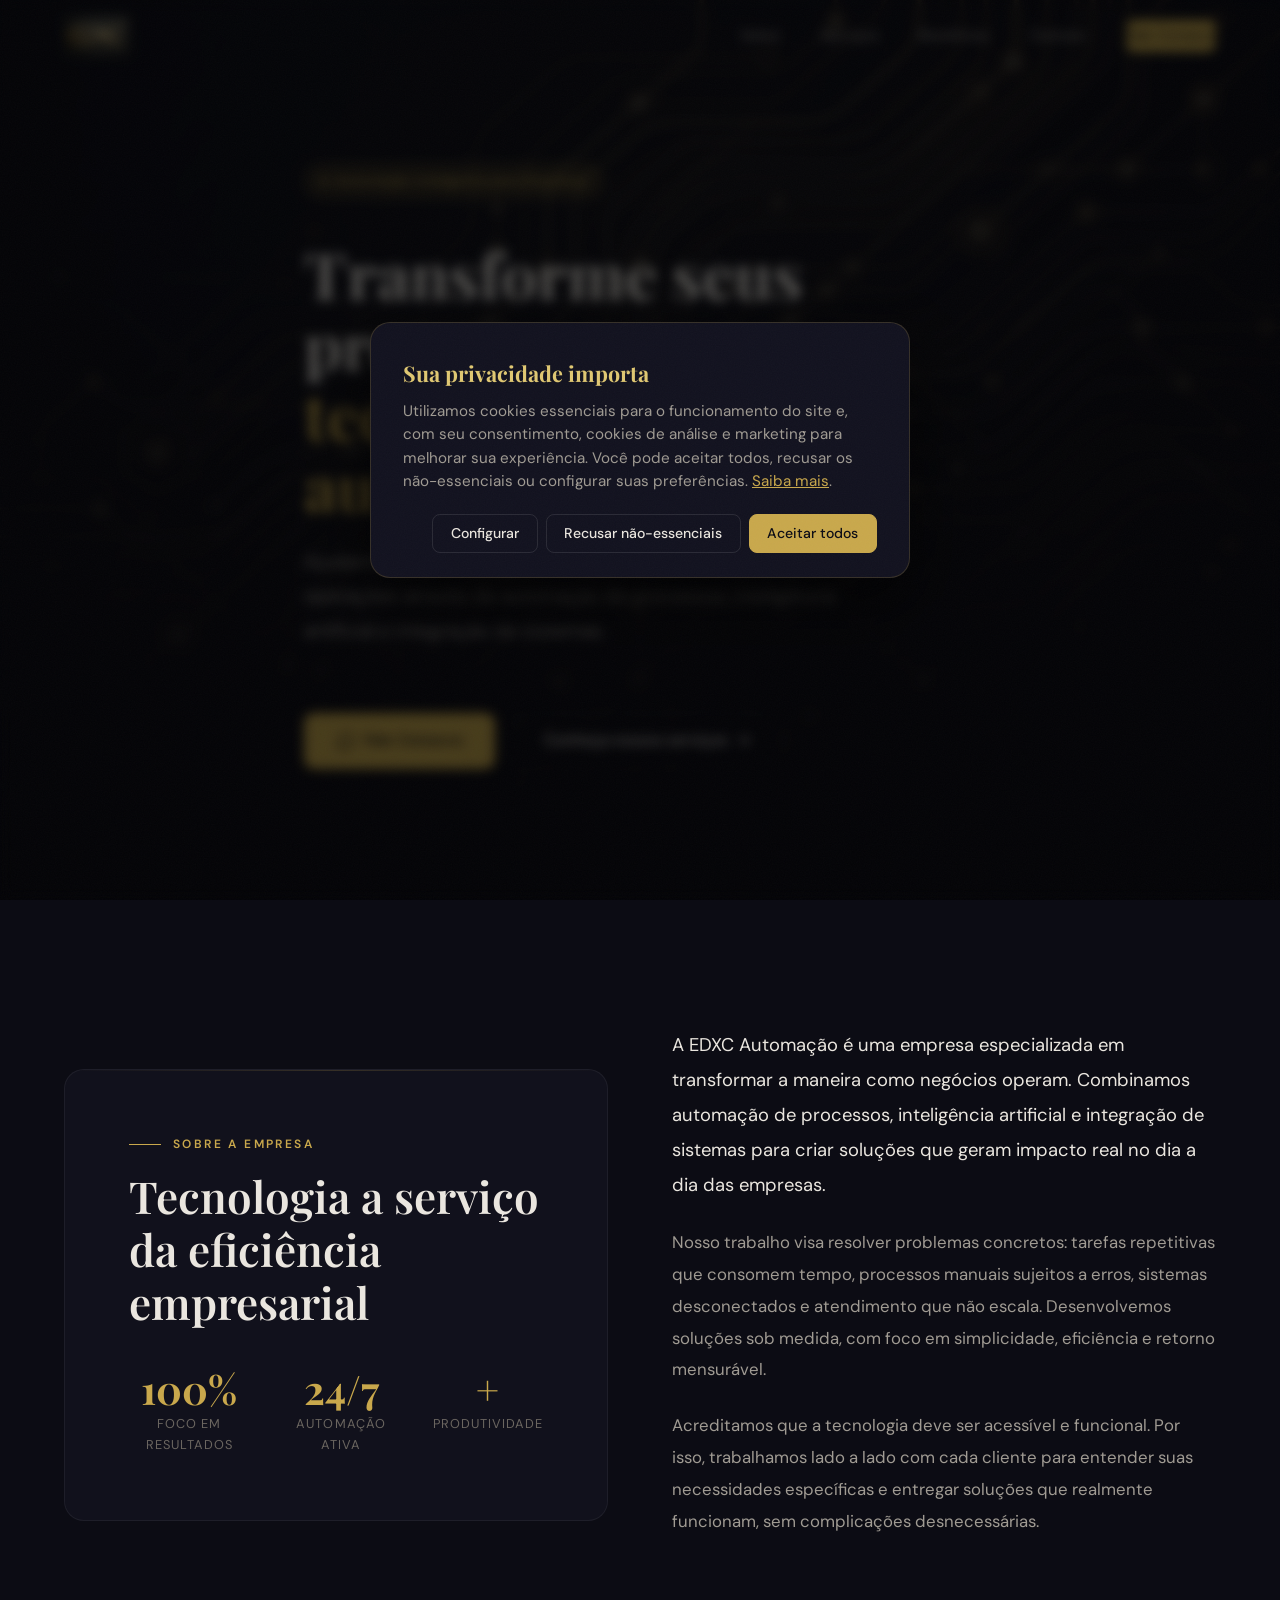
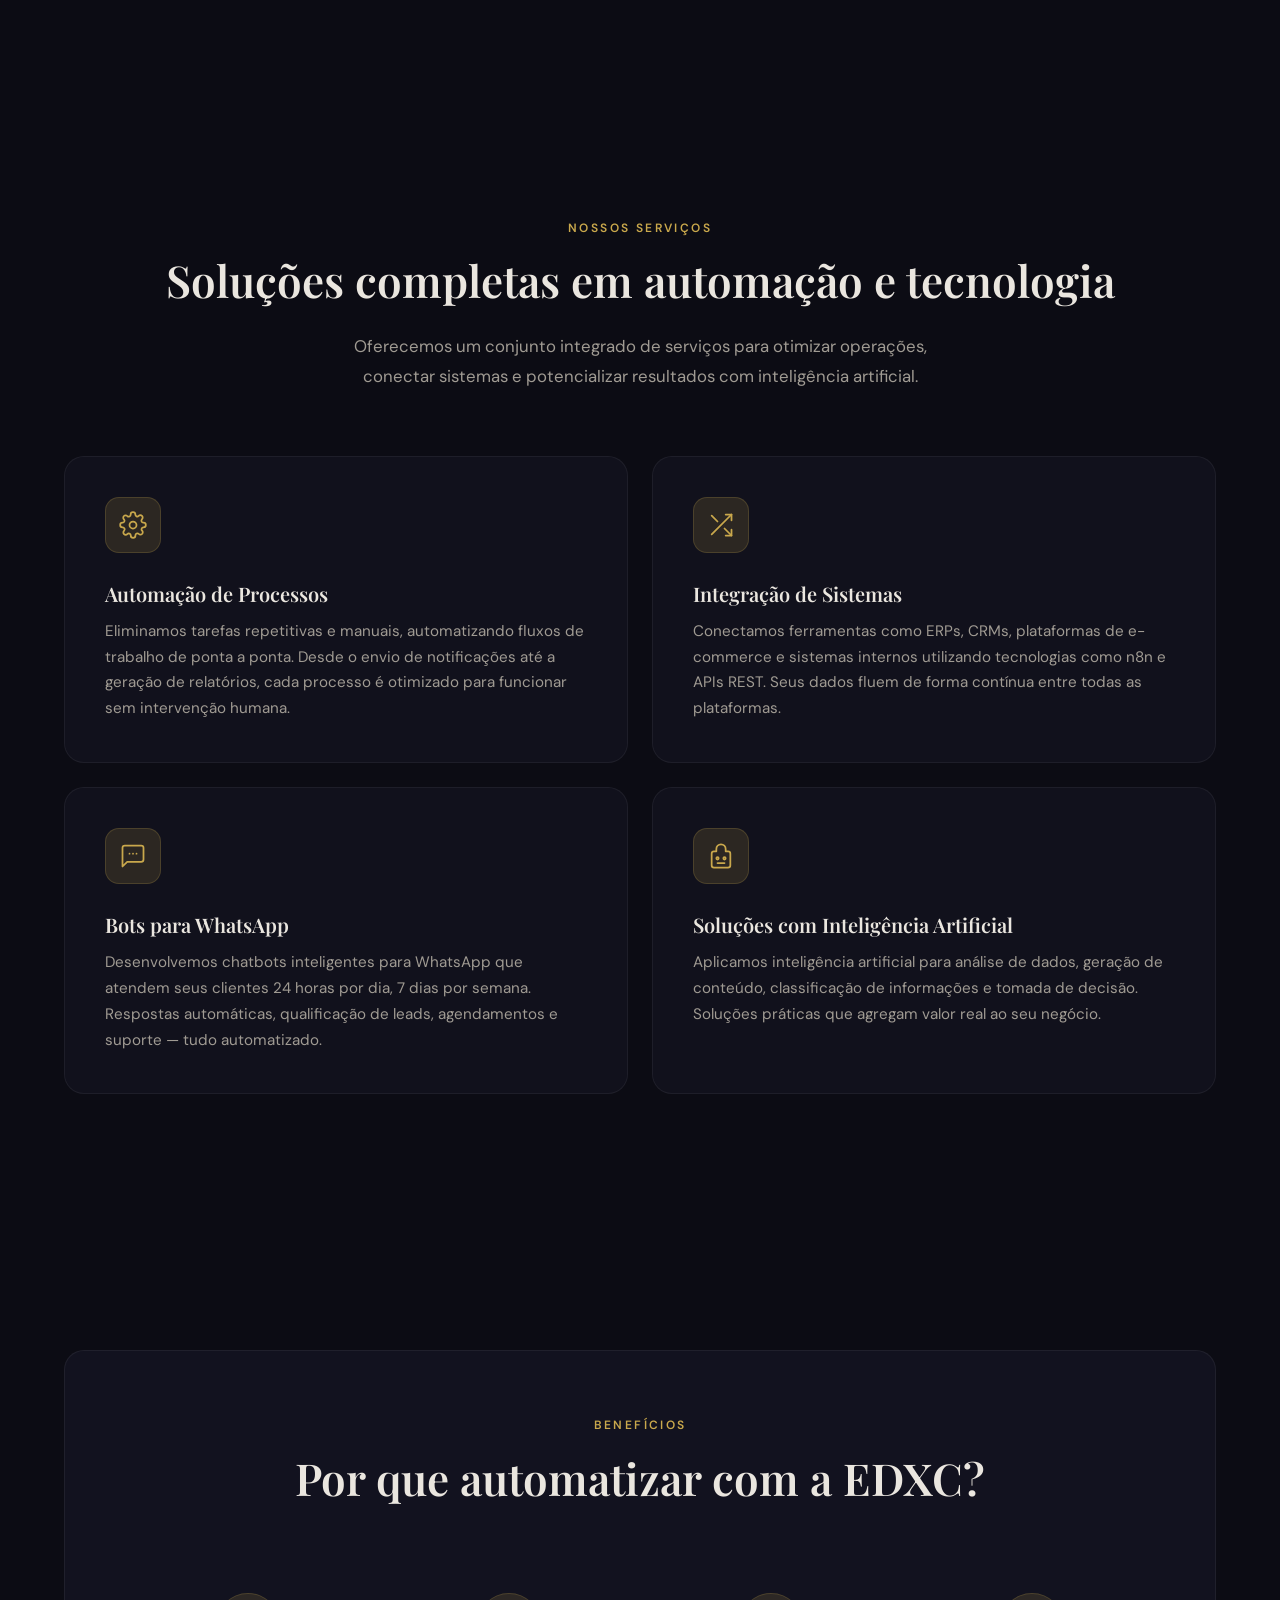
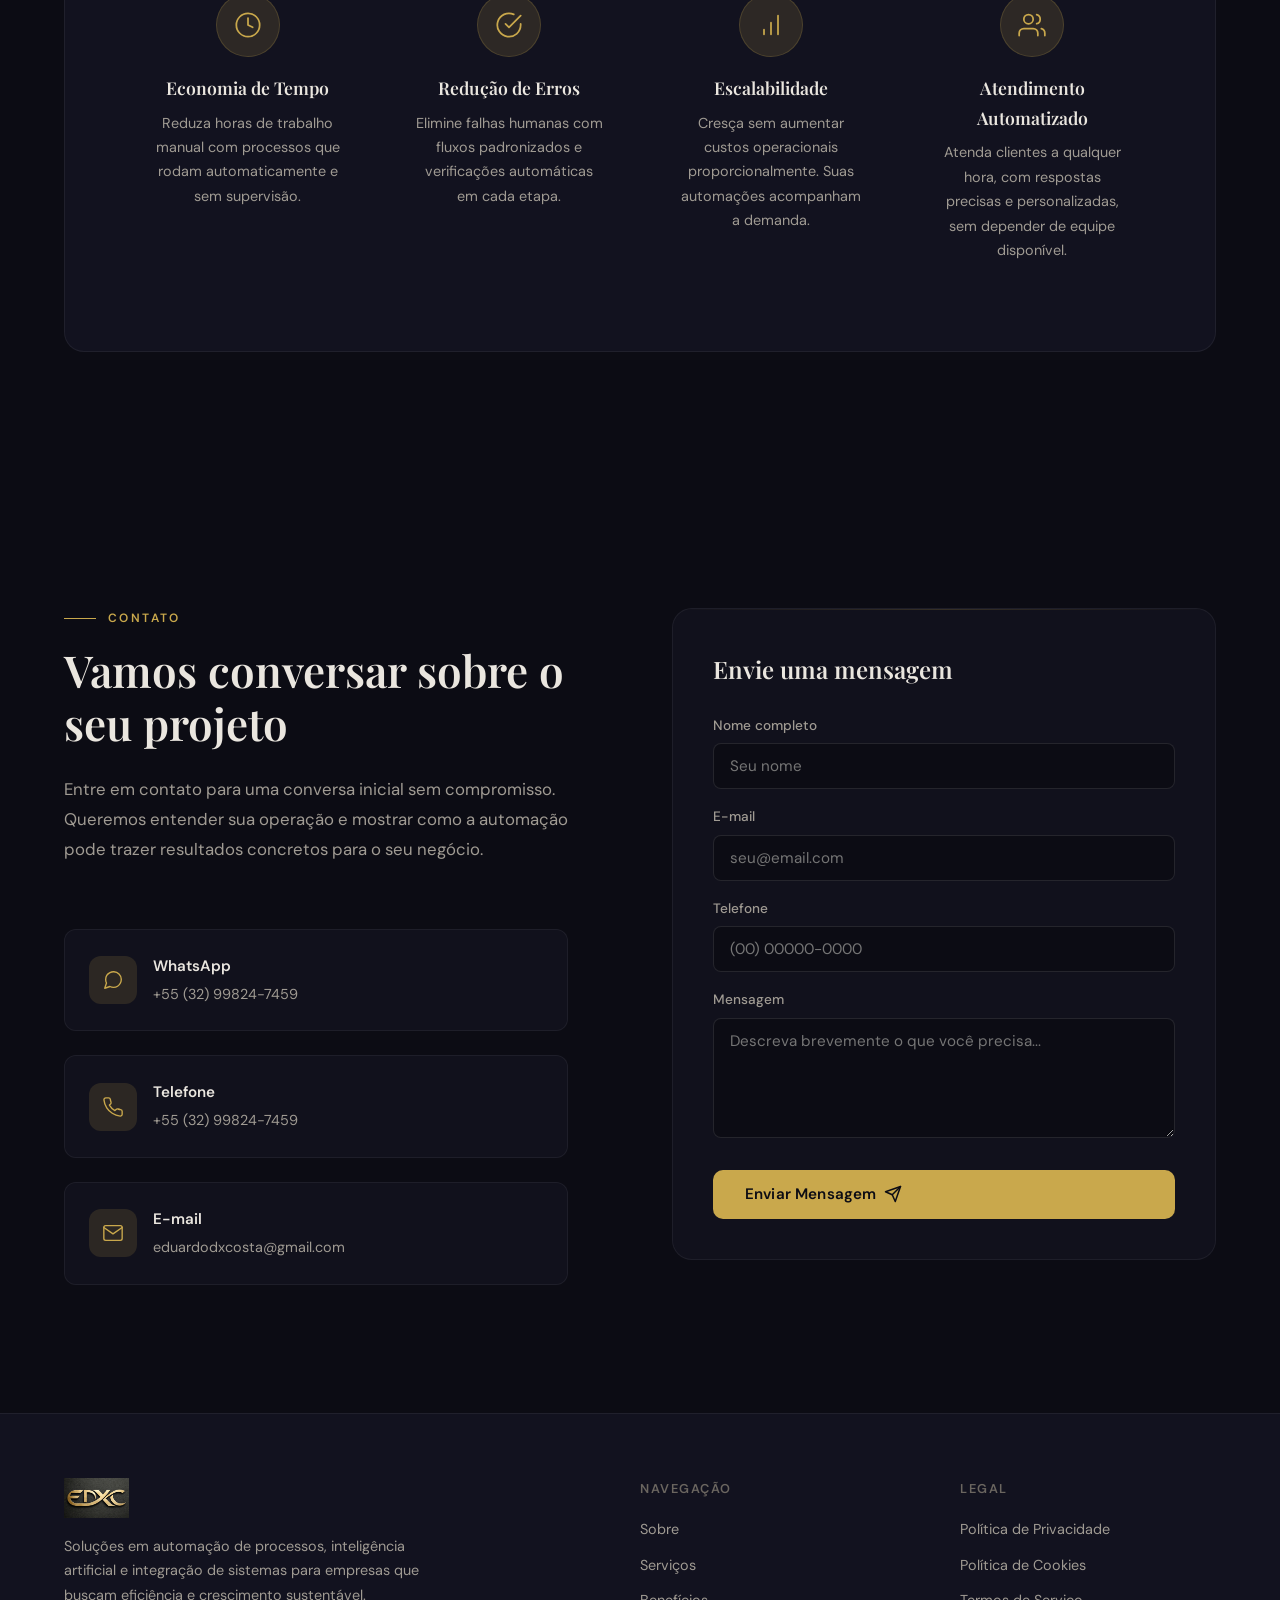
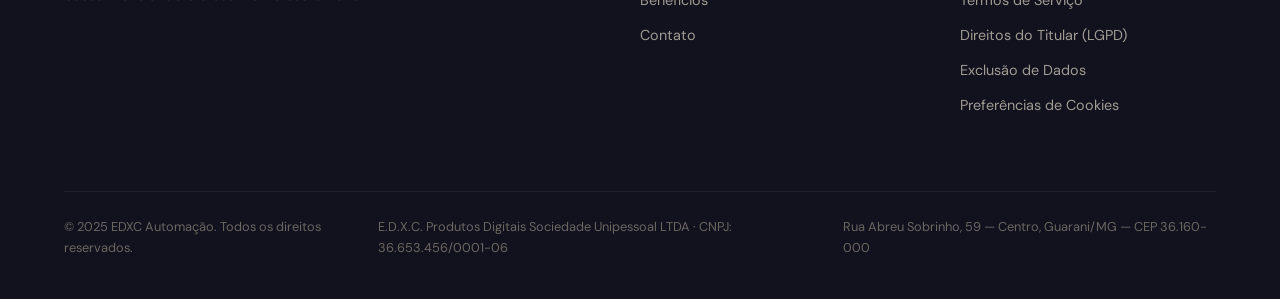
<file: index.html>
<!DOCTYPE html>
<html lang="pt-BR">
<head>
  <meta charset="UTF-8">
  <meta name="viewport" content="width=device-width, initial-scale=1.0">
  <title>EDXC Automação — Automação de Processos, IA e Soluções Digitais</title>
  <meta name="description" content="A EDXC Automação é especializada em automação de processos, inteligência artificial, integração de sistemas e soluções digitais para empresas. Economize tempo, aumente a produtividade e melhore o atendimento ao cliente.">
  <meta name="keywords" content="automação de processos, inteligência artificial, integração de sistemas, bots whatsapp, soluções digitais, n8n, APIs">
  <meta name="author" content="EDXC Automação">
  <meta name="robots" content="index, follow">

  <!-- Open Graph -->
  <meta property="og:title" content="EDXC Automação — Automação de Processos e Soluções Digitais">
  <meta property="og:description" content="Especialistas em automação, inteligência artificial e integração de sistemas para empresas que buscam eficiência e crescimento.">
  <meta property="og:type" content="website">
  <meta property="og:image" content="assets/logo-edxc.jpg">
  <meta property="og:locale" content="pt_BR">

  <!-- Favicon -->
  <link rel="icon" type="image/jpeg" href="assets/logo-edxc.jpg">

  <!-- Styles -->
  <link rel="stylesheet" href="styles.css?v=2">
</head>
<body>

  <!-- ============================================
       HEADER / NAVIGATION
       ============================================ -->
  <header class="site-header" id="site-header">
    <div class="container header-inner">
      <a href="index.html" class="logo" aria-label="EDXC Automação — Página inicial">
        <img src="assets/logo-edxc.jpg" alt="Logo EDXC Automação" width="160" height="auto">
      </a>

      <nav class="nav-desktop" aria-label="Navegação principal">
        <a href="#sobre">Sobre</a>
        <a href="#servicos">Serviços</a>
        <a href="#beneficios">Benefícios</a>
        <a href="#contato">Contato</a>
        <a href="https://wa.me/5532998247459" class="nav-cta" target="_blank" rel="noopener">Fale Conosco</a>
      </nav>

      <button class="mobile-toggle" id="mobile-toggle" aria-label="Abrir menu">
        <span></span>
        <span></span>
        <span></span>
      </button>
    </div>
  </header>

  <!-- Mobile Navigation -->
  <nav class="nav-mobile" id="nav-mobile" aria-label="Navegação mobile">
    <button class="mobile-close" id="mobile-close" aria-label="Fechar menu">&times;</button>
    <a href="#sobre" class="mobile-nav-link">Sobre</a>
    <a href="#servicos" class="mobile-nav-link">Serviços</a>
    <a href="#beneficios" class="mobile-nav-link">Benefícios</a>
    <a href="#contato" class="mobile-nav-link">Contato</a>
    <a href="https://wa.me/5532998247459" class="btn-primary" target="_blank" rel="noopener">Fale Conosco</a>
  </nav>

  <!-- ============================================
       HERO SECTION
       ============================================ -->
  <section class="hero" id="hero">
    <div class="hero-bg">
      <img src="assets/hero-bg.png" alt="" aria-hidden="true">
    </div>

    <div class="container hero-content">
      <div class="hero-badge">
        <span class="hero-badge-dot"></span>
        Automação Inteligente para Empresas
      </div>

      <h1>
        Transforme seus processos com <span class="gold">tecnologia e automação</span>
      </h1>

      <p class="hero-subtitle">
        Ajudamos empresas a economizar tempo, reduzir erros e escalar operações 
        através de automação de processos, inteligência artificial e integração 
        de sistemas.
      </p>

      <div class="hero-actions">
        <a href="https://wa.me/5532998247459" class="btn-primary" target="_blank" rel="noopener">
          <svg width="20" height="20" viewBox="0 0 24 24" fill="none" stroke="currentColor" stroke-width="2" stroke-linecap="round" stroke-linejoin="round"><path d="M21 11.5a8.38 8.38 0 0 1-.9 3.8 8.5 8.5 0 0 1-7.6 4.7 8.38 8.38 0 0 1-3.8-.9L3 21l1.9-5.7a8.38 8.38 0 0 1-.9-3.8 8.5 8.5 0 0 1 4.7-7.6 8.38 8.38 0 0 1 3.8-.9h.5a8.48 8.48 0 0 1 8 8v.5z"/></svg>
          Fale Conosco
        </a>
        <a href="#servicos" class="btn-secondary">
          Conheça nossos serviços
          <svg width="16" height="16" viewBox="0 0 24 24" fill="none" stroke="currentColor" stroke-width="2" stroke-linecap="round" stroke-linejoin="round"><path d="M7 17l9.2-9.2M17 17V7H7"/></svg>
        </a>
      </div>
    </div>
  </section>

  <!-- ============================================
       ABOUT SECTION
       ============================================ -->
  <section class="about" id="sobre">
    <div class="container">
      <div class="about-grid">
        <!-- Left: Visual Card -->
        <div class="about-visual reveal">
          <div class="about-card">
            <span class="section-label">Sobre a Empresa</span>
            <h2 class="section-title" style="margin-top: 0.5rem;">
              Tecnologia a serviço da eficiência empresarial
            </h2>
            <div class="about-stat">
              <div class="stat-item">
                <div class="stat-number">100%</div>
                <div class="stat-label">Foco em resultados</div>
              </div>
              <div class="stat-item">
                <div class="stat-number">24/7</div>
                <div class="stat-label">Automação ativa</div>
              </div>
              <div class="stat-item">
                <div class="stat-number">+</div>
                <div class="stat-label">Produtividade</div>
              </div>
            </div>
          </div>
        </div>

        <!-- Right: Text Content -->
        <div class="about-text reveal reveal-delay-2">
          <p>
            A EDXC Automação é uma empresa especializada em transformar a maneira 
            como negócios operam. Combinamos automação de processos, inteligência 
            artificial e integração de sistemas para criar soluções que geram 
            impacto real no dia a dia das empresas.
          </p>
          <p>
            Nosso trabalho visa resolver problemas concretos: tarefas repetitivas 
            que consomem tempo, processos manuais sujeitos a erros, sistemas 
            desconectados e atendimento que não escala. Desenvolvemos soluções 
            sob medida, com foco em simplicidade, eficiência e retorno mensurável.
          </p>
          <p>
            Acreditamos que a tecnologia deve ser acessível e funcional. Por isso, 
            trabalhamos lado a lado com cada cliente para entender suas necessidades 
            específicas e entregar soluções que realmente funcionam, sem complicações 
            desnecessárias.
          </p>
        </div>
      </div>
    </div>
  </section>

  <!-- ============================================
       SERVICES SECTION
       ============================================ -->
  <section class="services" id="servicos">
    <div class="container">
      <div class="services-header reveal">
        <span class="section-label">Nossos Serviços</span>
        <h2 class="section-title">Soluções completas em automação e tecnologia</h2>
        <p class="section-description">
          Oferecemos um conjunto integrado de serviços para otimizar operações, 
          conectar sistemas e potencializar resultados com inteligência artificial.
        </p>
      </div>

      <div class="services-grid">
        <!-- Service 1: Automação de Processos -->
        <div class="service-card reveal reveal-delay-1" id="svc-automacao">
          <div class="service-icon">
            <svg width="28" height="28" viewBox="0 0 24 24" fill="none" stroke="currentColor" stroke-width="1.5" stroke-linecap="round" stroke-linejoin="round">
              <circle cx="12" cy="12" r="3"/>
              <path d="M19.4 15a1.65 1.65 0 0 0 .33 1.82l.06.06a2 2 0 0 1 0 2.83 2 2 0 0 1-2.83 0l-.06-.06a1.65 1.65 0 0 0-1.82-.33 1.65 1.65 0 0 0-1 1.51V21a2 2 0 0 1-2 2 2 2 0 0 1-2-2v-.09A1.65 1.65 0 0 0 9 19.4a1.65 1.65 0 0 0-1.82.33l-.06.06a2 2 0 0 1-2.83 0 2 2 0 0 1 0-2.83l.06-.06A1.65 1.65 0 0 0 4.68 15a1.65 1.65 0 0 0-1.51-1H3a2 2 0 0 1-2-2 2 2 0 0 1 2-2h.09A1.65 1.65 0 0 0 4.6 9a1.65 1.65 0 0 0-.33-1.82l-.06-.06a2 2 0 0 1 0-2.83 2 2 0 0 1 2.83 0l.06.06A1.65 1.65 0 0 0 9 4.68a1.65 1.65 0 0 0 1-1.51V3a2 2 0 0 1 2-2 2 2 0 0 1 2 2v.09a1.65 1.65 0 0 0 1 1.51 1.65 1.65 0 0 0 1.82-.33l.06-.06a2 2 0 0 1 2.83 0 2 2 0 0 1 0 2.83l-.06.06a1.65 1.65 0 0 0-.33 1.82V9a1.65 1.65 0 0 0 1.51 1H21a2 2 0 0 1 2 2 2 2 0 0 1-2 2h-.09a1.65 1.65 0 0 0-1.51 1z"/>
            </svg>
          </div>
          <h3>Automação de Processos</h3>
          <p>
            Eliminamos tarefas repetitivas e manuais, automatizando fluxos de trabalho
            de ponta a ponta. Desde o envio de notificações até a geração de relatórios,
            cada processo é otimizado para funcionar sem intervenção humana.
          </p>
        </div>

        <!-- Service 2: Integração de Sistemas -->
        <div class="service-card reveal reveal-delay-2" id="svc-integracao">
          <div class="service-icon">
            <svg width="28" height="28" viewBox="0 0 24 24" fill="none" stroke="currentColor" stroke-width="1.5" stroke-linecap="round" stroke-linejoin="round">
              <polyline points="16 3 21 3 21 8"/><line x1="4" y1="20" x2="21" y2="3"/>
              <polyline points="21 16 21 21 16 21"/><line x1="15" y1="15" x2="21" y2="21"/>
              <line x1="4" y1="4" x2="9" y2="9"/>
            </svg>
          </div>
          <h3>Integração de Sistemas</h3>
          <p>
            Conectamos ferramentas como ERPs, CRMs, plataformas de e-commerce e 
            sistemas internos utilizando tecnologias como n8n e APIs REST. 
            Seus dados fluem de forma contínua entre todas as plataformas.
          </p>
        </div>

        <!-- Service 3: Bots para WhatsApp -->
        <div class="service-card reveal reveal-delay-3" id="svc-bots">
          <div class="service-icon">
            <svg width="28" height="28" viewBox="0 0 24 24" fill="none" stroke="currentColor" stroke-width="1.5" stroke-linecap="round" stroke-linejoin="round">
              <path d="M21 15a2 2 0 0 1-2 2H7l-4 4V5a2 2 0 0 1 2-2h14a2 2 0 0 1 2 2z"/>
              <line x1="9" y1="10" x2="9" y2="10"/><line x1="12" y1="10" x2="12" y2="10"/><line x1="15" y1="10" x2="15" y2="10"/>
            </svg>
          </div>
          <h3>Bots para WhatsApp</h3>
          <p>
            Desenvolvemos chatbots inteligentes para WhatsApp que atendem seus 
            clientes 24 horas por dia, 7 dias por semana. Respostas automáticas, 
            qualificação de leads, agendamentos e suporte — tudo automatizado.
          </p>
        </div>

        <!-- Service 4: Inteligência Artificial -->
        <div class="service-card reveal reveal-delay-4" id="svc-ia">
          <div class="service-icon">
            <svg width="28" height="28" viewBox="0 0 24 24" fill="none" stroke="currentColor" stroke-width="1.5" stroke-linecap="round" stroke-linejoin="round">
              <path d="M12 2a4 4 0 0 0-4 4v2H6a2 2 0 0 0-2 2v10a2 2 0 0 0 2 2h12a2 2 0 0 0 2-2V10a2 2 0 0 0-2-2h-2V6a4 4 0 0 0-4-4z"/>
              <circle cx="9" cy="14" r="1"/><circle cx="15" cy="14" r="1"/>
              <path d="M9 18h6"/>
            </svg>
          </div>
          <h3>Soluções com Inteligência Artificial</h3>
          <p>
            Aplicamos inteligência artificial para análise de dados, geração de 
            conteúdo, classificação de informações e tomada de decisão. 
            Soluções práticas que agregam valor real ao seu negócio.
          </p>
        </div>
      </div>
    </div>
  </section>

  <!-- ============================================
       BENEFITS SECTION
       ============================================ -->
  <section class="benefits" id="beneficios">
    <div class="container">
      <div class="benefits-wrapper">
        <div class="benefits-header reveal">
          <span class="section-label">Benefícios</span>
          <h2 class="section-title">Por que automatizar com a EDXC?</h2>
        </div>

        <div class="benefits-grid">
          <!-- Benefit 1 -->
          <div class="benefit-item reveal reveal-delay-1" id="bn-tempo">
            <div class="benefit-icon">
              <svg width="28" height="28" viewBox="0 0 24 24" fill="none" stroke="currentColor" stroke-width="1.5" stroke-linecap="round" stroke-linejoin="round">
                <circle cx="12" cy="12" r="10"/><polyline points="12 6 12 12 16 14"/>
              </svg>
            </div>
            <h4>Economia de Tempo</h4>
            <p>Reduza horas de trabalho manual com processos que rodam automaticamente e sem supervisão.</p>
          </div>

          <!-- Benefit 2 -->
          <div class="benefit-item reveal reveal-delay-2" id="bn-erros">
            <div class="benefit-icon">
              <svg width="28" height="28" viewBox="0 0 24 24" fill="none" stroke="currentColor" stroke-width="1.5" stroke-linecap="round" stroke-linejoin="round">
                <path d="M22 11.08V12a10 10 0 1 1-5.93-9.14"/><polyline points="22 4 12 14.01 9 11.01"/>
              </svg>
            </div>
            <h4>Redução de Erros</h4>
            <p>Elimine falhas humanas com fluxos padronizados e verificações automáticas em cada etapa.</p>
          </div>

          <!-- Benefit 3 -->
          <div class="benefit-item reveal reveal-delay-3" id="bn-escala">
            <div class="benefit-icon">
              <svg width="28" height="28" viewBox="0 0 24 24" fill="none" stroke="currentColor" stroke-width="1.5" stroke-linecap="round" stroke-linejoin="round">
                <line x1="12" y1="20" x2="12" y2="10"/><line x1="18" y1="20" x2="18" y2="4"/><line x1="6" y1="20" x2="6" y2="16"/>
              </svg>
            </div>
            <h4>Escalabilidade</h4>
            <p>Cresça sem aumentar custos operacionais proporcionalmente. Suas automações acompanham a demanda.</p>
          </div>

          <!-- Benefit 4 -->
          <div class="benefit-item reveal reveal-delay-4" id="bn-atendimento">
            <div class="benefit-icon">
              <svg width="28" height="28" viewBox="0 0 24 24" fill="none" stroke="currentColor" stroke-width="1.5" stroke-linecap="round" stroke-linejoin="round">
                <path d="M17 21v-2a4 4 0 0 0-4-4H5a4 4 0 0 0-4 4v2"/><circle cx="9" cy="7" r="4"/>
                <path d="M23 21v-2a4 4 0 0 0-3-3.87"/><path d="M16 3.13a4 4 0 0 1 0 7.75"/>
              </svg>
            </div>
            <h4>Atendimento Automatizado</h4>
            <p>Atenda clientes a qualquer hora, com respostas precisas e personalizadas, sem depender de equipe disponível.</p>
          </div>
        </div>
      </div>
    </div>
  </section>

  <!-- ============================================
       CONTACT SECTION
       ============================================ -->
  <section class="contact" id="contato">
    <div class="container">
      <div class="contact-grid">
        <!-- Left: Info -->
        <div class="contact-info reveal">
          <span class="section-label">Contato</span>
          <h2 class="section-title">Vamos conversar sobre o seu projeto</h2>
          <p class="section-description">
            Entre em contato para uma conversa inicial sem compromisso. 
            Queremos entender sua operação e mostrar como a automação 
            pode trazer resultados concretos para o seu negócio.
          </p>

          <div class="contact-channels">
            <!-- WhatsApp -->
            <a href="https://wa.me/5532998247459" class="contact-channel" target="_blank" rel="noopener" id="contact-whatsapp">
              <div class="channel-icon">
                <svg width="22" height="22" viewBox="0 0 24 24" fill="none" stroke="currentColor" stroke-width="1.5" stroke-linecap="round" stroke-linejoin="round">
                  <path d="M21 11.5a8.38 8.38 0 0 1-.9 3.8 8.5 8.5 0 0 1-7.6 4.7 8.38 8.38 0 0 1-3.8-.9L3 21l1.9-5.7a8.38 8.38 0 0 1-.9-3.8 8.5 8.5 0 0 1 4.7-7.6 8.38 8.38 0 0 1 3.8-.9h.5a8.48 8.48 0 0 1 8 8v.5z"/>
                </svg>
              </div>
              <div class="channel-info">
                <h4>WhatsApp</h4>
                <p>+55 (32) 99824-7459</p>
              </div>
            </a>

            <!-- Telefone -->
            <a href="tel:+5532998247459" class="contact-channel" id="contact-phone">
              <div class="channel-icon">
                <svg width="22" height="22" viewBox="0 0 24 24" fill="none" stroke="currentColor" stroke-width="1.5" stroke-linecap="round" stroke-linejoin="round">
                  <path d="M22 16.92v3a2 2 0 0 1-2.18 2 19.79 19.79 0 0 1-8.63-3.07 19.5 19.5 0 0 1-6-6 19.79 19.79 0 0 1-3.07-8.67A2 2 0 0 1 4.11 2h3a2 2 0 0 1 2 1.72 12.84 12.84 0 0 0 .7 2.81 2 2 0 0 1-.45 2.11L8.09 9.91a16 16 0 0 0 6 6l1.27-1.27a2 2 0 0 1 2.11-.45 12.84 12.84 0 0 0 2.81.7A2 2 0 0 1 22 16.92z"/>
                </svg>
              </div>
              <div class="channel-info">
                <h4>Telefone</h4>
                <p>+55 (32) 99824-7459</p>
              </div>
            </a>

            <!-- Email -->
            <a href="mailto:eduardodxcosta@gmail.com" class="contact-channel" id="contact-email">
              <div class="channel-icon">
                <svg width="22" height="22" viewBox="0 0 24 24" fill="none" stroke="currentColor" stroke-width="1.5" stroke-linecap="round" stroke-linejoin="round">
                  <path d="M4 4h16c1.1 0 2 .9 2 2v12c0 1.1-.9 2-2 2H4c-1.1 0-2-.9-2-2V6c0-1.1.9-2 2-2z"/><polyline points="22,6 12,13 2,6"/>
                </svg>
              </div>
              <div class="channel-info">
                <h4>E-mail</h4>
                <p>eduardodxcosta@gmail.com</p>
              </div>
            </a>
          </div>
        </div>

        <!-- Right: Form -->
        <div class="contact-form-wrapper reveal reveal-delay-2">
          <form class="contact-form" id="contact-form" action="#" method="POST" onsubmit="handleFormSubmit(event)">
            <h3>Envie uma mensagem</h3>

            <div class="form-group">
              <label for="form-name">Nome completo</label>
              <input type="text" id="form-name" name="name" placeholder="Seu nome" required>
            </div>

            <div class="form-group">
              <label for="form-email">E-mail</label>
              <input type="email" id="form-email" name="email" placeholder="seu@email.com" required>
            </div>

            <div class="form-group">
              <label for="form-phone">Telefone</label>
              <input type="tel" id="form-phone" name="phone" placeholder="(00) 00000-0000">
            </div>

            <div class="form-group">
              <label for="form-message">Mensagem</label>
              <textarea id="form-message" name="message" placeholder="Descreva brevemente o que você precisa..." required></textarea>
            </div>

            <button type="submit" class="btn-primary form-submit" id="form-submit-btn">
              Enviar Mensagem
              <svg width="18" height="18" viewBox="0 0 24 24" fill="none" stroke="currentColor" stroke-width="2" stroke-linecap="round" stroke-linejoin="round"><line x1="22" y1="2" x2="11" y2="13"/><polygon points="22 2 15 22 11 13 2 9 22 2"/></svg>
            </button>
          </form>
        </div>
      </div>
    </div>
  </section>

  <!-- ============================================
       FOOTER
       ============================================ -->
  <footer class="site-footer" id="site-footer">
    <div class="container">
      <div class="footer-top">
        <!-- Brand -->
        <div class="footer-brand">
          <a href="index.html" class="logo">
            <img src="assets/logo-edxc.jpg" alt="EDXC Automação" width="140" height="auto">
          </a>
          <p>
            Soluções em automação de processos, inteligência artificial e 
            integração de sistemas para empresas que buscam eficiência e 
            crescimento sustentável.
          </p>
        </div>

        <!-- Navigation Links -->
        <div class="footer-links">
          <h4>Navegação</h4>
          <ul>
            <li><a href="#sobre">Sobre</a></li>
            <li><a href="#servicos">Serviços</a></li>
            <li><a href="#beneficios">Benefícios</a></li>
            <li><a href="#contato">Contato</a></li>
          </ul>
        </div>

        <!-- Legal Links -->
        <div class="footer-links">
          <h4>Legal</h4>
          <ul>
            <li><a href="politica-de-privacidade.html">Política de Privacidade</a></li>
            <li><a href="politica-de-cookies.html">Política de Cookies</a></li>
            <li><a href="termos-de-servico.html">Termos de Serviço</a></li>
            <li><a href="direitos-do-titular.html">Direitos do Titular (LGPD)</a></li>
            <li><a href="exclusao-de-dados.html">Exclusão de Dados</a></li>
            <li><a href="#" data-cookie-preferences>Preferências de Cookies</a></li>
          </ul>
        </div>
      </div>

      <div class="footer-bottom">
        <p>&copy; 2025 EDXC Automação. Todos os direitos reservados.</p>
        <p>E.D.X.C. Produtos Digitais Sociedade Unipessoal LTDA &middot; CNPJ: 36.653.456/0001-06</p>
        <p>Rua Abreu Sobrinho, 59 &mdash; Centro, Guarani/MG &mdash; CEP 36.160-000</p>
      </div>
    </div>
  </footer>

  <!-- ============================================
       JAVASCRIPT
       ============================================ -->
  <script>
    // ---- Header scroll effect ----
    const header = document.getElementById('site-header');
    let lastScrollY = 0;

    window.addEventListener('scroll', () => {
      if (window.scrollY > 60) {
        header.classList.add('scrolled');
      } else {
        header.classList.remove('scrolled');
      }
      lastScrollY = window.scrollY;
    }, { passive: true });

    // ---- Mobile menu ----
    const mobileToggle = document.getElementById('mobile-toggle');
    const navMobile = document.getElementById('nav-mobile');
    const mobileClose = document.getElementById('mobile-close');

    mobileToggle.addEventListener('click', () => {
      navMobile.classList.add('active');
      document.body.style.overflow = 'hidden';
    });

    mobileClose.addEventListener('click', () => {
      navMobile.classList.remove('active');
      document.body.style.overflow = '';
    });

    // Close mobile menu on link click
    document.querySelectorAll('.mobile-nav-link').forEach(link => {
      link.addEventListener('click', () => {
        navMobile.classList.remove('active');
        document.body.style.overflow = '';
      });
    });

    // ---- Scroll reveal ----
    const revealElements = document.querySelectorAll('.reveal');

    const revealObserver = new IntersectionObserver((entries) => {
      entries.forEach(entry => {
        if (entry.isIntersecting) {
          entry.target.classList.add('visible');
          revealObserver.unobserve(entry.target);
        }
      });
    }, {
      threshold: 0.1,
      rootMargin: '0px 0px -60px 0px'
    });

    revealElements.forEach(el => revealObserver.observe(el));

    // ---- Smooth scroll for anchor links ----
    document.querySelectorAll('a[href^="#"]').forEach(anchor => {
      anchor.addEventListener('click', function (e) {
        e.preventDefault();
        const target = document.querySelector(this.getAttribute('href'));
        if (target) {
          const headerHeight = header.offsetHeight;
          const targetPosition = target.getBoundingClientRect().top + window.pageYOffset - headerHeight - 20;
          window.scrollTo({ top: targetPosition, behavior: 'smooth' });
        }
      });
    });

    // ---- Form submission handler ----
    function handleFormSubmit(e) {
      e.preventDefault();
      const form = e.target;
      const btn = document.getElementById('form-submit-btn');
      const originalText = btn.innerHTML;

      btn.innerHTML = 'Enviando...';
      btn.disabled = true;

      // Simulate submission (replace with actual endpoint)
      setTimeout(() => {
        btn.innerHTML = `
          <svg width="18" height="18" viewBox="0 0 24 24" fill="none" stroke="currentColor" stroke-width="2" stroke-linecap="round" stroke-linejoin="round"><path d="M22 11.08V12a10 10 0 1 1-5.93-9.14"/><polyline points="22 4 12 14.01 9 11.01"/></svg>
          Mensagem Enviada
        `;
        btn.style.background = '#2d8a4e';

        setTimeout(() => {
          form.reset();
          btn.innerHTML = originalText;
          btn.disabled = false;
          btn.style.background = '';
        }, 3000);
      }, 1500);
    }
  </script>
  <script src="cookie-consent.js?v=2" defer></script>

</body>
</html>
</file>
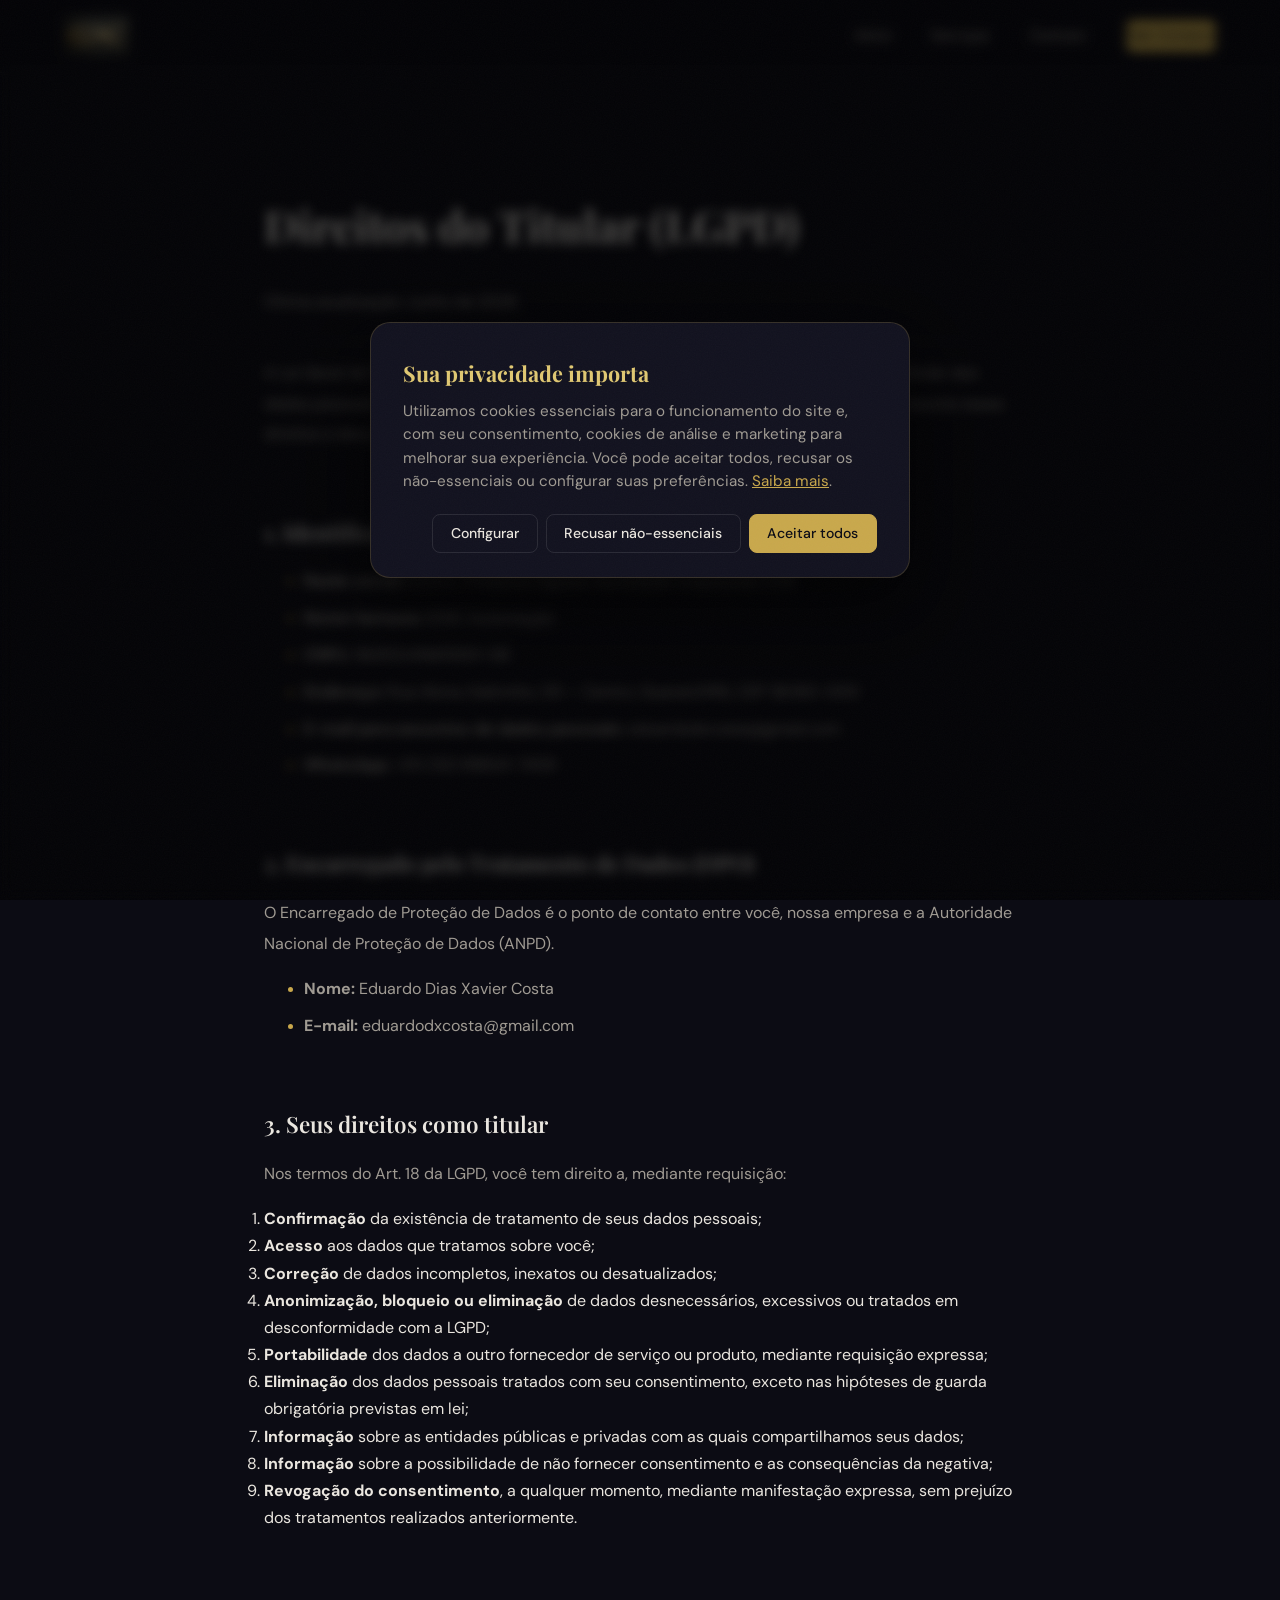
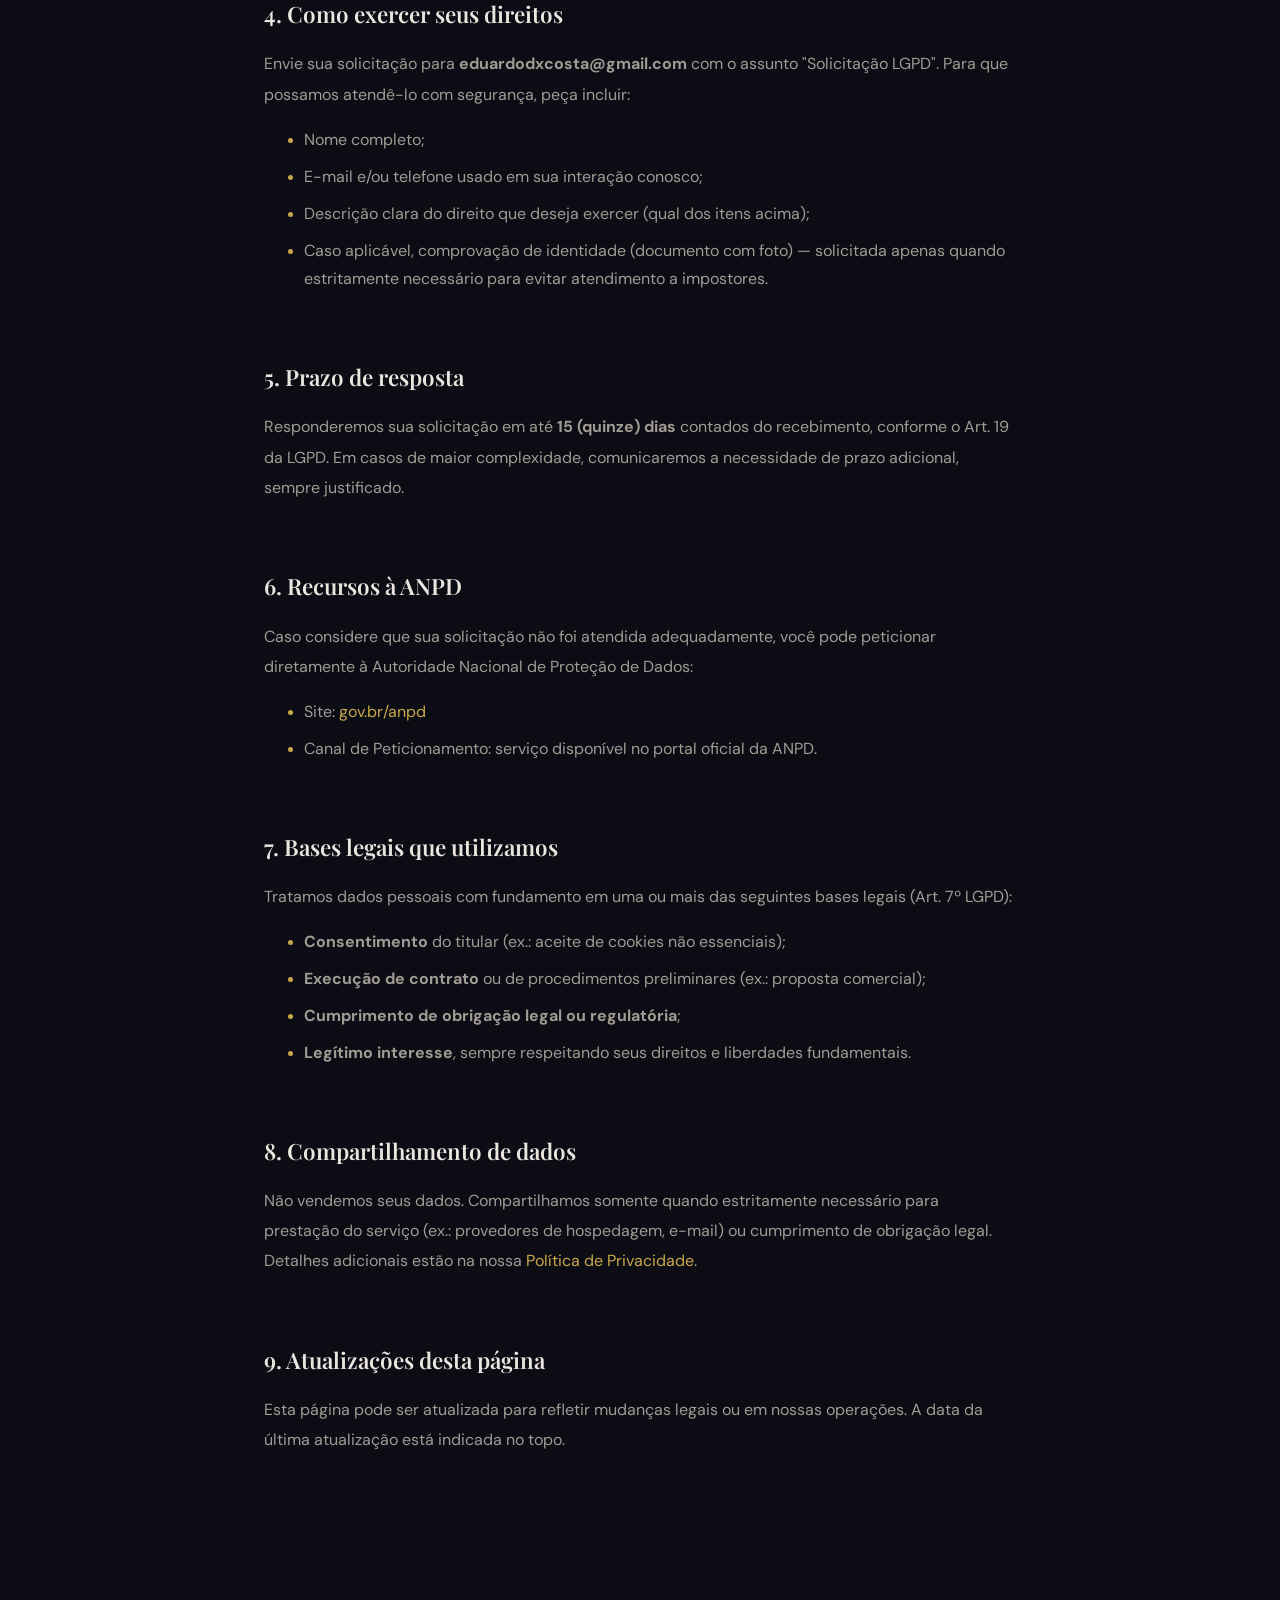
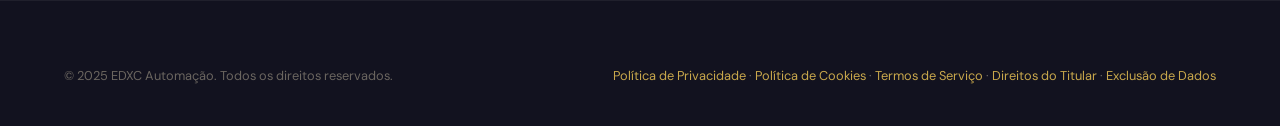
<file: direitos-do-titular.html>
<!DOCTYPE html>
<html lang="pt-BR">
<head>
  <meta charset="UTF-8">
  <meta name="viewport" content="width=device-width, initial-scale=1.0">
  <title>Direitos do Titular (LGPD) — EDXC Automação</title>
  <meta name="description" content="Conheça seus direitos como titular de dados pessoais segundo a LGPD e saiba como exercê-los junto à EDXC Automação.">
  <meta name="robots" content="index, follow">
  <link rel="icon" type="image/jpeg" href="assets/logo-edxc.jpg">
  <link rel="stylesheet" href="styles.css?v=2">
</head>
<body>

  <!-- Header -->
  <header class="site-header scrolled" id="site-header">
    <div class="container header-inner">
      <a href="index.html" class="logo" aria-label="Voltar para a página inicial">
        <img src="assets/logo-edxc.jpg" alt="EDXC Automação" width="140" height="auto">
      </a>
      <nav class="nav-desktop" aria-label="Navegação">
        <a href="index.html">Início</a>
        <a href="index.html#servicos">Serviços</a>
        <a href="index.html#contato">Contato</a>
        <a href="https://wa.me/5532998247459" class="nav-cta" target="_blank" rel="noopener">Fale Conosco</a>
      </nav>
      <button class="mobile-toggle" id="mobile-toggle" aria-label="Abrir menu">
        <span></span><span></span><span></span>
      </button>
    </div>
  </header>

  <!-- Mobile Nav -->
  <nav class="nav-mobile" id="nav-mobile" aria-label="Menu mobile">
    <button class="mobile-close" id="mobile-close" aria-label="Fechar menu">&times;</button>
    <a href="index.html" class="mobile-nav-link">Início</a>
    <a href="index.html#servicos" class="mobile-nav-link">Serviços</a>
    <a href="index.html#contato" class="mobile-nav-link">Contato</a>
  </nav>

  <!-- Content -->
  <main class="page-content">
    <div class="container">
      <h1>Direitos do Titular (LGPD)</h1>
      <p class="page-meta">Última atualização: Junho de 2026</p>

      <p>
        A Lei Geral de Proteção de Dados Pessoais (Lei nº 13.709/2018, "LGPD") garante a você,
        titular dos dados pessoais, uma série de direitos sobre as informações que tratamos. Esta
        página resume esses direitos e descreve como exercê-los junto à EDXC Automação.
      </p>

      <h2>1. Identificação do Controlador</h2>
      <ul>
        <li><strong>Razão social:</strong> E.D.X.C. Produtos Digitais Sociedade Unipessoal LTDA</li>
        <li><strong>Nome fantasia:</strong> EDXC Automação</li>
        <li><strong>CNPJ:</strong> 36.653.456/0001-06</li>
        <li><strong>Endereço:</strong> Rua Abreu Sobrinho, 59 — Centro, Guarani/MG, CEP 36.160-000</li>
        <li><strong>E-mail para assuntos de dados pessoais:</strong> eduardodxcosta@gmail.com</li>
        <li><strong>WhatsApp:</strong> +55 (32) 99824-7459</li>
      </ul>

      <h2>2. Encarregado pelo Tratamento de Dados (DPO)</h2>
      <p>
        O Encarregado de Proteção de Dados é o ponto de contato entre você, nossa empresa e a
        Autoridade Nacional de Proteção de Dados (ANPD).
      </p>
      <ul>
        <li><strong>Nome:</strong> Eduardo Dias Xavier Costa</li>
        <li><strong>E-mail:</strong> eduardodxcosta@gmail.com</li>
      </ul>

      <h2>3. Seus direitos como titular</h2>
      <p>Nos termos do Art. 18 da LGPD, você tem direito a, mediante requisição:</p>
      <ol>
        <li><strong>Confirmação</strong> da existência de tratamento de seus dados pessoais;</li>
        <li><strong>Acesso</strong> aos dados que tratamos sobre você;</li>
        <li><strong>Correção</strong> de dados incompletos, inexatos ou desatualizados;</li>
        <li><strong>Anonimização, bloqueio ou eliminação</strong> de dados desnecessários, excessivos
          ou tratados em desconformidade com a LGPD;</li>
        <li><strong>Portabilidade</strong> dos dados a outro fornecedor de serviço ou produto,
          mediante requisição expressa;</li>
        <li><strong>Eliminação</strong> dos dados pessoais tratados com seu consentimento, exceto
          nas hipóteses de guarda obrigatória previstas em lei;</li>
        <li><strong>Informação</strong> sobre as entidades públicas e privadas com as quais
          compartilhamos seus dados;</li>
        <li><strong>Informação</strong> sobre a possibilidade de não fornecer consentimento e as
          consequências da negativa;</li>
        <li><strong>Revogação do consentimento</strong>, a qualquer momento, mediante manifestação
          expressa, sem prejuízo dos tratamentos realizados anteriormente.</li>
      </ol>

      <h2>4. Como exercer seus direitos</h2>
      <p>
        Envie sua solicitação para <strong>eduardodxcosta@gmail.com</strong> com o assunto
        "Solicitação LGPD". Para que possamos atendê-lo com segurança, peça incluir:
      </p>
      <ul>
        <li>Nome completo;</li>
        <li>E-mail e/ou telefone usado em sua interação conosco;</li>
        <li>Descrição clara do direito que deseja exercer (qual dos itens acima);</li>
        <li>Caso aplicável, comprovação de identidade (documento com foto) — solicitada apenas
          quando estritamente necessário para evitar atendimento a impostores.</li>
      </ul>

      <h2>5. Prazo de resposta</h2>
      <p>
        Responderemos sua solicitação em até <strong>15 (quinze) dias</strong> contados do
        recebimento, conforme o Art. 19 da LGPD. Em casos de maior complexidade, comunicaremos a
        necessidade de prazo adicional, sempre justificado.
      </p>

      <h2>6. Recursos à ANPD</h2>
      <p>
        Caso considere que sua solicitação não foi atendida adequadamente, você pode peticionar
        diretamente à Autoridade Nacional de Proteção de Dados:
      </p>
      <ul>
        <li>Site: <a href="https://www.gov.br/anpd/pt-br" target="_blank" rel="noopener">gov.br/anpd</a></li>
        <li>Canal de Peticionamento: serviço disponível no portal oficial da ANPD.</li>
      </ul>

      <h2>7. Bases legais que utilizamos</h2>
      <p>Tratamos dados pessoais com fundamento em uma ou mais das seguintes bases legais (Art. 7º LGPD):</p>
      <ul>
        <li><strong>Consentimento</strong> do titular (ex.: aceite de cookies não essenciais);</li>
        <li><strong>Execução de contrato</strong> ou de procedimentos preliminares (ex.: proposta comercial);</li>
        <li><strong>Cumprimento de obrigação legal ou regulatória</strong>;</li>
        <li><strong>Legítimo interesse</strong>, sempre respeitando seus direitos e liberdades fundamentais.</li>
      </ul>

      <h2>8. Compartilhamento de dados</h2>
      <p>
        Não vendemos seus dados. Compartilhamos somente quando estritamente necessário para
        prestação do serviço (ex.: provedores de hospedagem, e-mail) ou cumprimento de obrigação
        legal. Detalhes adicionais estão na nossa
        <a href="politica-de-privacidade.html">Política de Privacidade</a>.
      </p>

      <h2>9. Atualizações desta página</h2>
      <p>
        Esta página pode ser atualizada para refletir mudanças legais ou em nossas operações. A
        data da última atualização está indicada no topo.
      </p>
    </div>
  </main>

  <!-- Footer -->
  <footer class="site-footer">
    <div class="container">
      <div class="footer-bottom" style="border-top: none; padding-top: 0;">
        <p>&copy; 2025 EDXC Automação. Todos os direitos reservados.</p>
        <p>
          <a href="politica-de-privacidade.html">Política de Privacidade</a> &middot;
          <a href="politica-de-cookies.html">Política de Cookies</a> &middot;
          <a href="termos-de-servico.html">Termos de Serviço</a> &middot;
          <a href="direitos-do-titular.html">Direitos do Titular</a> &middot;
          <a href="exclusao-de-dados.html">Exclusão de Dados</a>
        </p>
      </div>
    </div>
  </footer>

  <script>
    const mobileToggle = document.getElementById('mobile-toggle');
    const navMobile = document.getElementById('nav-mobile');
    const mobileClose = document.getElementById('mobile-close');
    mobileToggle.addEventListener('click', () => { navMobile.classList.add('active'); document.body.style.overflow = 'hidden'; });
    mobileClose.addEventListener('click', () => { navMobile.classList.remove('active'); document.body.style.overflow = ''; });
    document.querySelectorAll('.mobile-nav-link').forEach(l => l.addEventListener('click', () => { navMobile.classList.remove('active'); document.body.style.overflow = ''; }));
  </script>
  <script src="cookie-consent.js?v=2" defer></script>

</body>
</html>
</file>
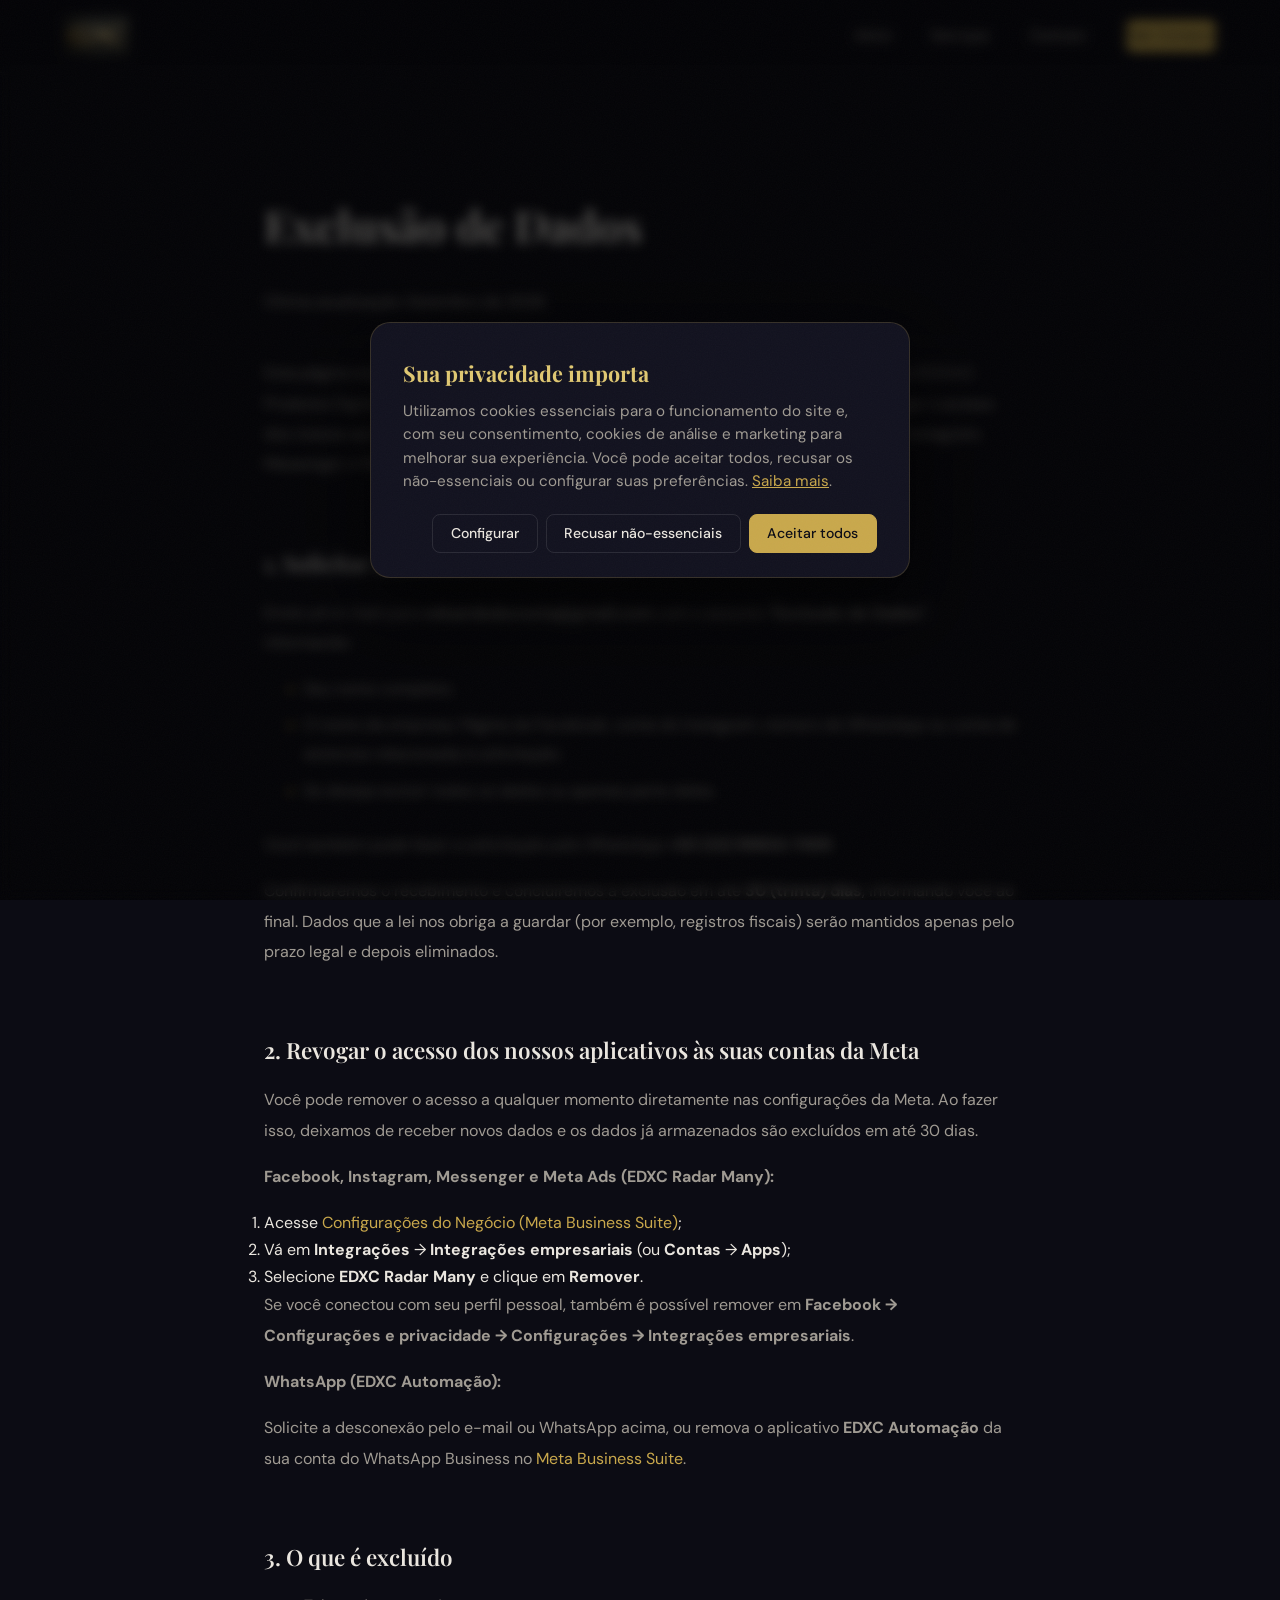
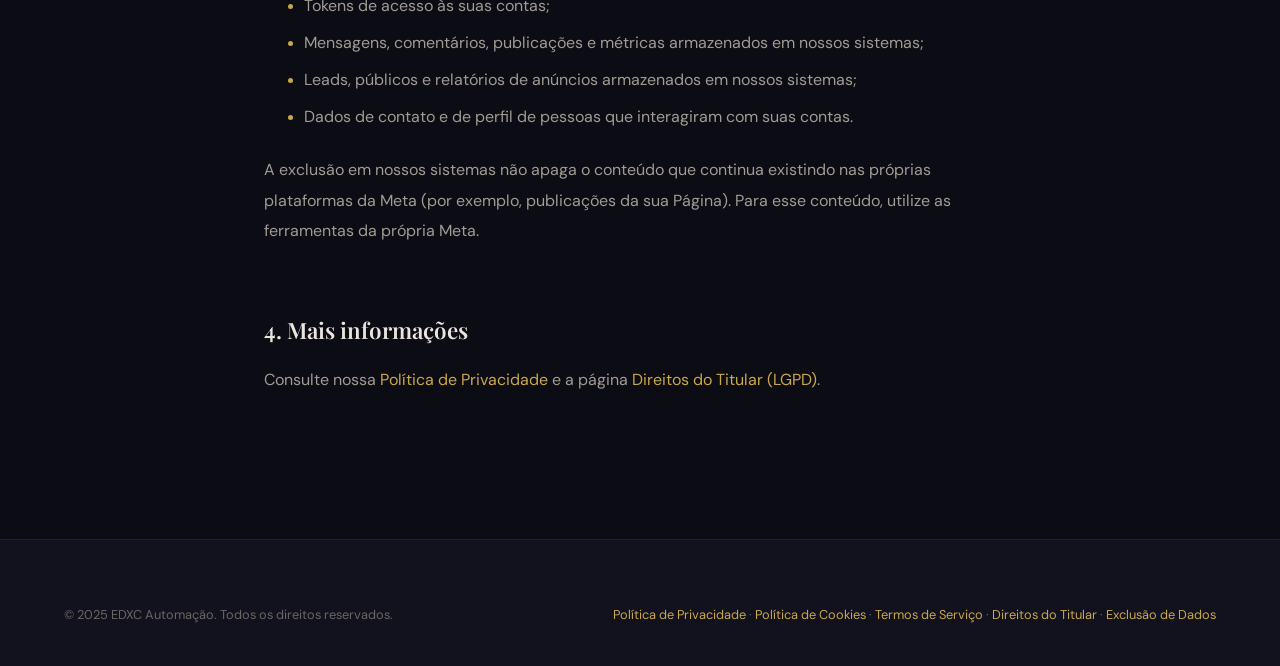
<file: exclusao-de-dados.html>
<!DOCTYPE html>
<html lang="pt-BR">
<head>
  <meta charset="UTF-8">
  <meta name="viewport" content="width=device-width, initial-scale=1.0">
  <title>Exclusão de Dados — EDXC Automação</title>
  <meta name="description" content="Saiba como solicitar a exclusão dos seus dados e revogar o acesso dos aplicativos da EDXC Automação às suas contas do Facebook, Instagram, WhatsApp e Meta Ads.">
  <meta name="robots" content="index, follow">
  <link rel="icon" type="image/jpeg" href="assets/logo-edxc.jpg">
  <link rel="stylesheet" href="styles.css?v=2">
</head>
<body>

  <!-- Header -->
  <header class="site-header scrolled" id="site-header">
    <div class="container header-inner">
      <a href="index.html" class="logo" aria-label="Voltar para a página inicial">
        <img src="assets/logo-edxc.jpg" alt="EDXC Automação" width="140" height="auto">
      </a>
      <nav class="nav-desktop" aria-label="Navegação">
        <a href="index.html">Início</a>
        <a href="index.html#servicos">Serviços</a>
        <a href="index.html#contato">Contato</a>
        <a href="https://wa.me/5532998247459" class="nav-cta" target="_blank" rel="noopener">Fale Conosco</a>
      </nav>
      <button class="mobile-toggle" id="mobile-toggle" aria-label="Abrir menu">
        <span></span><span></span><span></span>
      </button>
    </div>
  </header>

  <!-- Mobile Nav -->
  <nav class="nav-mobile" id="nav-mobile" aria-label="Menu mobile">
    <button class="mobile-close" id="mobile-close" aria-label="Fechar menu">&times;</button>
    <a href="index.html" class="mobile-nav-link">Início</a>
    <a href="index.html#servicos" class="mobile-nav-link">Serviços</a>
    <a href="index.html#contato" class="mobile-nav-link">Contato</a>
  </nav>

  <!-- Content -->
  <main class="page-content">
    <div class="container">
      <h1>Exclusão de Dados</h1>
      <p class="page-meta">Última atualização: Setembro de 2026</p>

      <p>
        Esta página explica como solicitar a exclusão dos dados tratados pela EDXC Automação
        (E.D.X.C. Produtos Digitais Sociedade Unipessoal LTDA, CNPJ 36.653.456/0001-06) e como
        revogar o acesso dos nossos aplicativos <strong>EDXC Automação</strong> (WhatsApp) e
        <strong>EDXC Radar Many</strong> (Facebook, Instagram, Messenger e Meta Ads) às suas contas.
      </p>

      <h2>1. Solicitar a exclusão dos seus dados</h2>
      <p>
        Envie um e-mail para <strong>eduardodxcosta@gmail.com</strong> com o assunto
        <strong>"Exclusão de Dados"</strong>, informando:
      </p>
      <ul>
        <li>Seu nome completo;</li>
        <li>O nome da empresa, Página do Facebook, conta do Instagram, número de WhatsApp ou conta de
          anúncios relacionada à solicitação;</li>
        <li>Se deseja excluir todos os dados ou apenas parte deles.</li>
      </ul>
      <p>
        Você também pode fazer a solicitação pelo WhatsApp <strong>+55 (32) 99824-7459</strong>.
      </p>
      <p>
        Confirmaremos o recebimento e concluiremos a exclusão em até <strong>30 (trinta) dias</strong>,
        informando você ao final. Dados que a lei nos obriga a guardar (por exemplo, registros fiscais)
        serão mantidos apenas pelo prazo legal e depois eliminados.
      </p>

      <h2>2. Revogar o acesso dos nossos aplicativos às suas contas da Meta</h2>
      <p>
        Você pode remover o acesso a qualquer momento diretamente nas configurações da Meta. Ao fazer
        isso, deixamos de receber novos dados e os dados já armazenados são excluídos em até 30 dias.
      </p>
      <p><strong>Facebook, Instagram, Messenger e Meta Ads (EDXC Radar Many):</strong></p>
      <ol>
        <li>Acesse <a href="https://business.facebook.com/settings" target="_blank" rel="noopener">Configurações do Negócio (Meta Business Suite)</a>;</li>
        <li>Vá em <strong>Integrações</strong> &rarr; <strong>Integrações empresariais</strong>
          (ou <strong>Contas</strong> &rarr; <strong>Apps</strong>);</li>
        <li>Selecione <strong>EDXC Radar Many</strong> e clique em <strong>Remover</strong>.</li>
      </ol>
      <p>
        Se você conectou com seu perfil pessoal, também é possível remover em
        <strong>Facebook &rarr; Configurações e privacidade &rarr; Configurações &rarr;
        Integrações empresariais</strong>.
      </p>
      <p><strong>WhatsApp (EDXC Automação):</strong></p>
      <p>
        Solicite a desconexão pelo e-mail ou WhatsApp acima, ou remova o aplicativo
        <strong>EDXC Automação</strong> da sua conta do WhatsApp Business no
        <a href="https://business.facebook.com/settings" target="_blank" rel="noopener">Meta Business Suite</a>.
      </p>

      <h2>3. O que é excluído</h2>
      <ul>
        <li>Tokens de acesso às suas contas;</li>
        <li>Mensagens, comentários, publicações e métricas armazenados em nossos sistemas;</li>
        <li>Leads, públicos e relatórios de anúncios armazenados em nossos sistemas;</li>
        <li>Dados de contato e de perfil de pessoas que interagiram com suas contas.</li>
      </ul>
      <p>
        A exclusão em nossos sistemas não apaga o conteúdo que continua existindo nas próprias
        plataformas da Meta (por exemplo, publicações da sua Página). Para esse conteúdo, utilize as
        ferramentas da própria Meta.
      </p>

      <h2>4. Mais informações</h2>
      <p>
        Consulte nossa <a href="politica-de-privacidade.html">Política de Privacidade</a> e a página
        <a href="direitos-do-titular.html">Direitos do Titular (LGPD)</a>.
      </p>
    </div>
  </main>

  <!-- Footer -->
  <footer class="site-footer">
    <div class="container">
      <div class="footer-bottom" style="border-top: none; padding-top: 0;">
        <p>&copy; 2025 EDXC Automação. Todos os direitos reservados.</p>
        <p>
          <a href="politica-de-privacidade.html">Política de Privacidade</a> &middot;
          <a href="politica-de-cookies.html">Política de Cookies</a> &middot;
          <a href="termos-de-servico.html">Termos de Serviço</a> &middot;
          <a href="direitos-do-titular.html">Direitos do Titular</a> &middot;
          <a href="exclusao-de-dados.html">Exclusão de Dados</a>
        </p>
      </div>
    </div>
  </footer>

  <script>
    const mobileToggle = document.getElementById('mobile-toggle');
    const navMobile = document.getElementById('nav-mobile');
    const mobileClose = document.getElementById('mobile-close');
    mobileToggle.addEventListener('click', () => { navMobile.classList.add('active'); document.body.style.overflow = 'hidden'; });
    mobileClose.addEventListener('click', () => { navMobile.classList.remove('active'); document.body.style.overflow = ''; });
    document.querySelectorAll('.mobile-nav-link').forEach(l => l.addEventListener('click', () => { navMobile.classList.remove('active'); document.body.style.overflow = ''; }));
  </script>
  <script src="cookie-consent.js?v=2" defer></script>

</body>
</html>
</file>
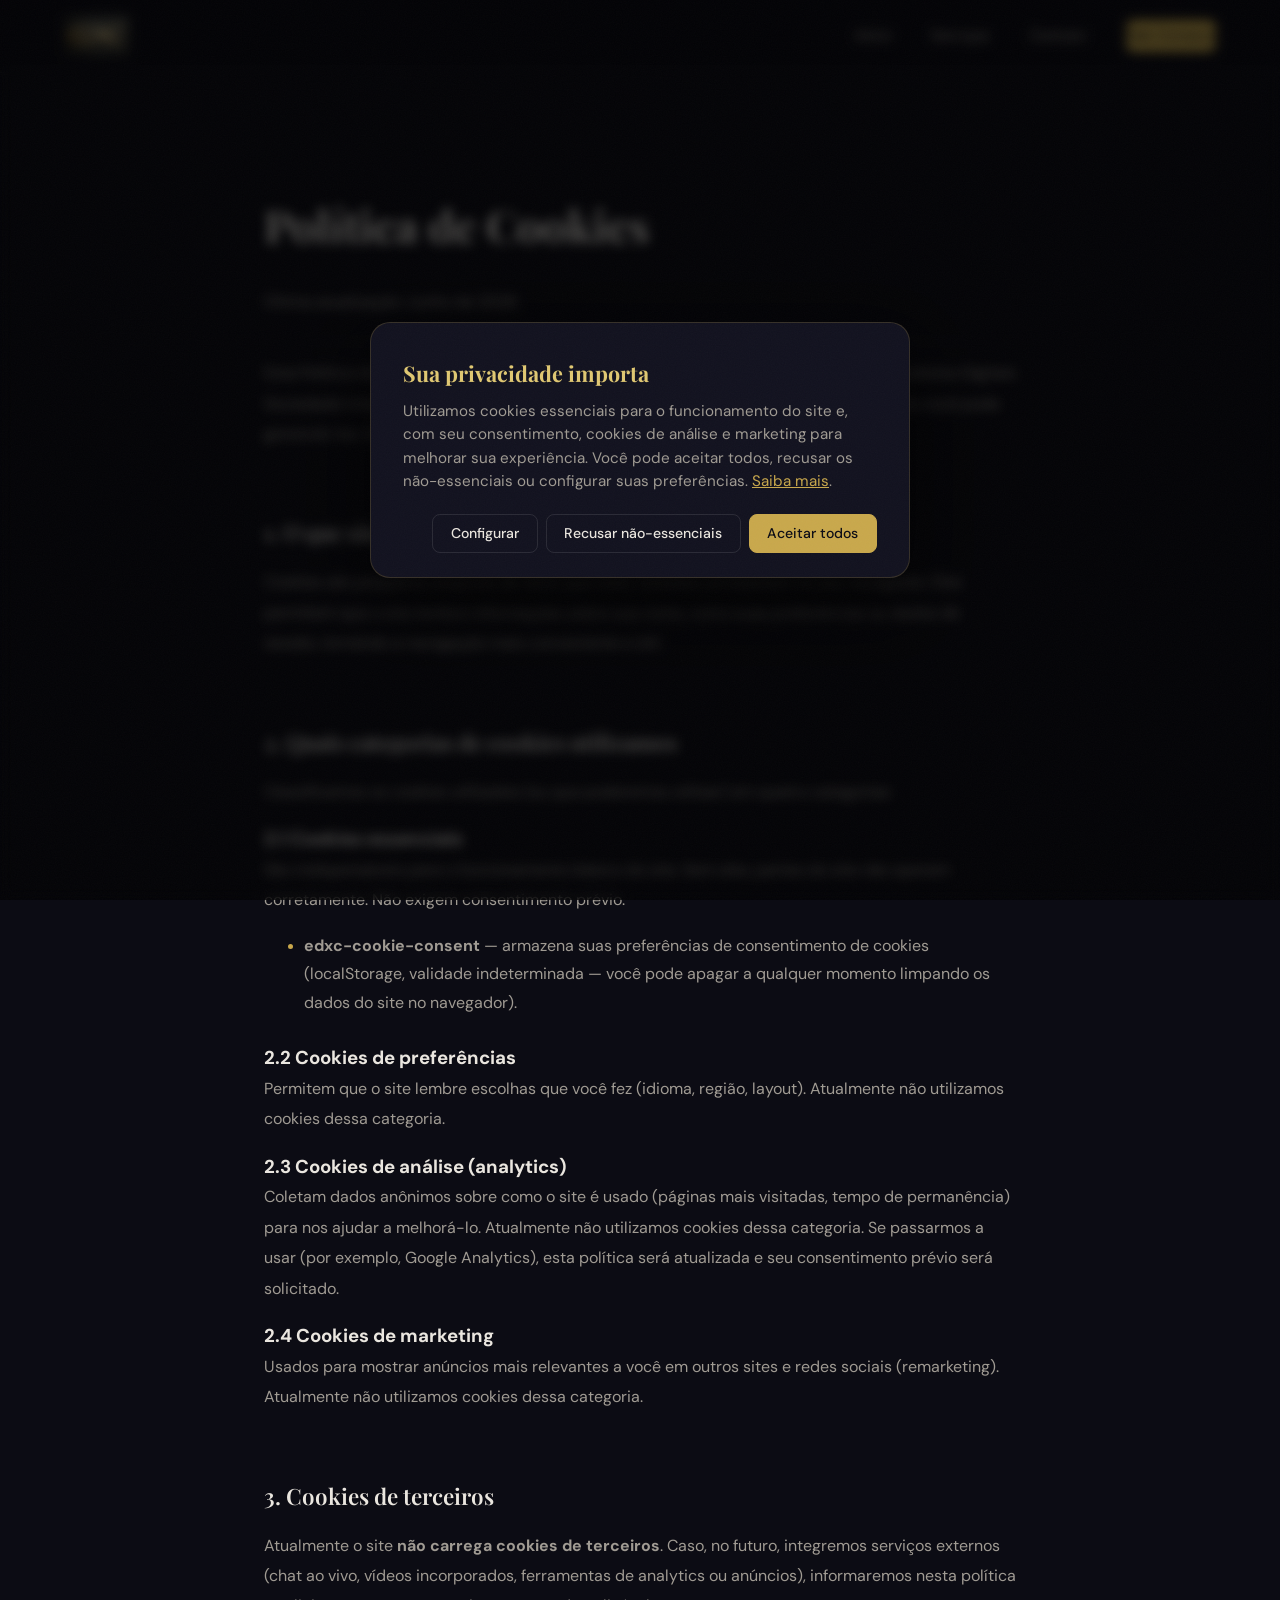
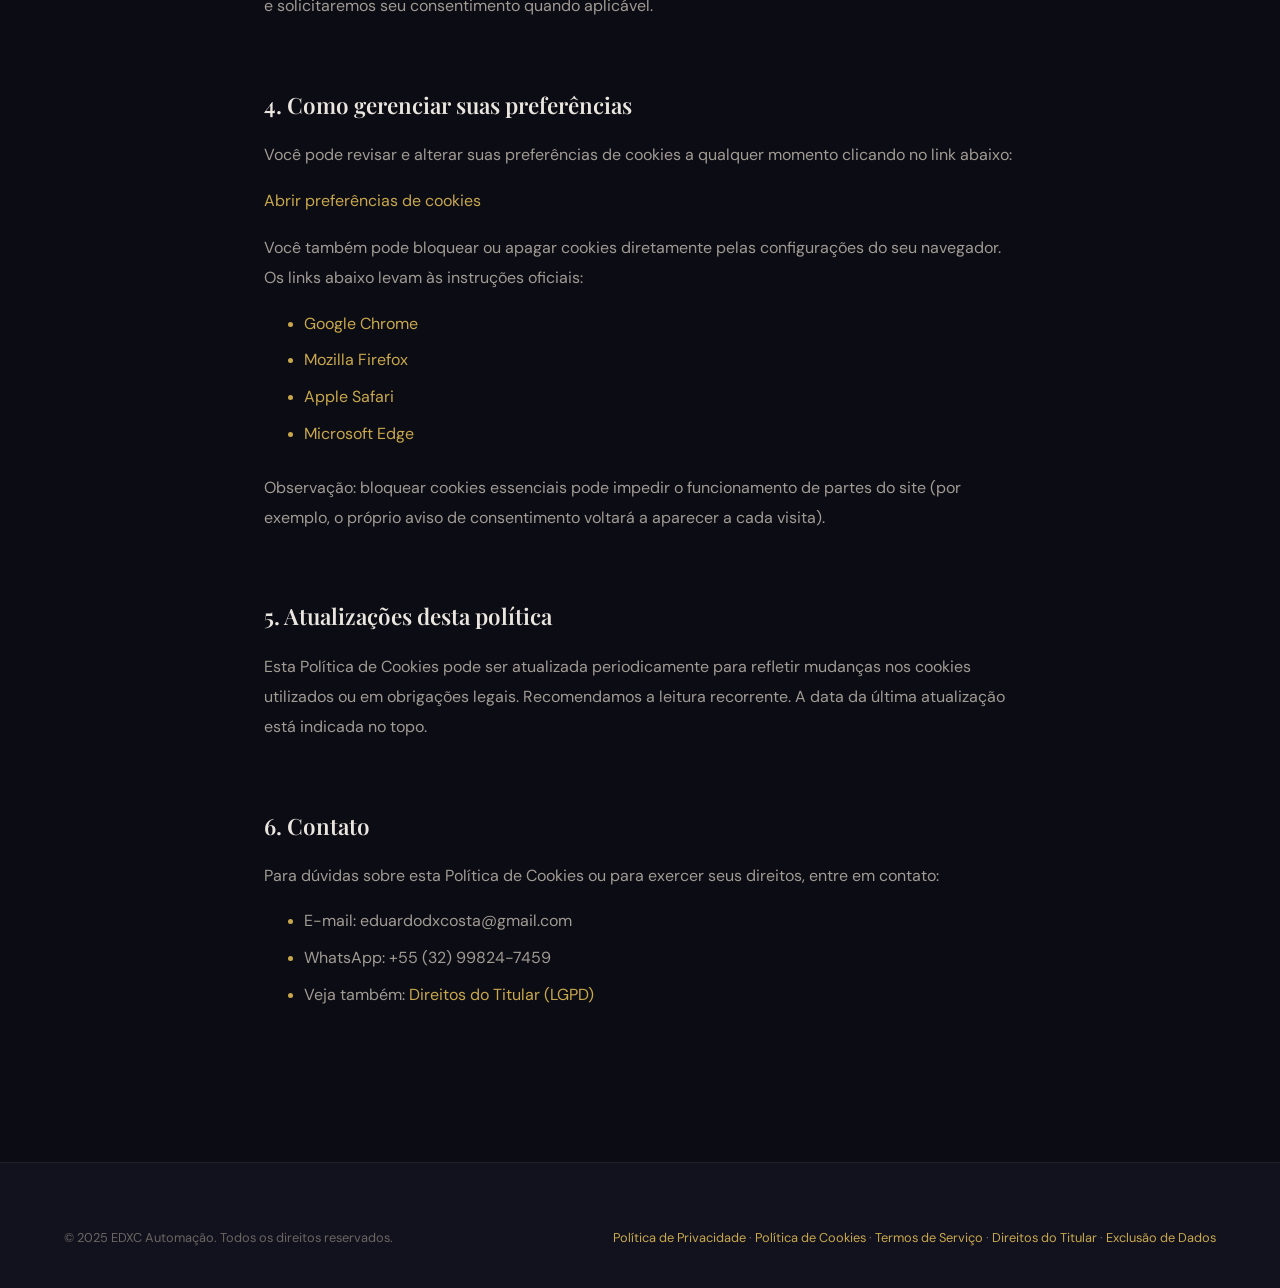
<file: politica-de-cookies.html>
<!DOCTYPE html>
<html lang="pt-BR">
<head>
  <meta charset="UTF-8">
  <meta name="viewport" content="width=device-width, initial-scale=1.0">
  <title>Política de Cookies — EDXC Automação</title>
  <meta name="description" content="Política de Cookies da EDXC Automação. Saiba quais cookies utilizamos e como gerenciar suas preferências.">
  <meta name="robots" content="index, follow">
  <link rel="icon" type="image/jpeg" href="assets/logo-edxc.jpg">
  <link rel="stylesheet" href="styles.css?v=2">
</head>
<body>

  <!-- Header -->
  <header class="site-header scrolled" id="site-header">
    <div class="container header-inner">
      <a href="index.html" class="logo" aria-label="Voltar para a página inicial">
        <img src="assets/logo-edxc.jpg" alt="EDXC Automação" width="140" height="auto">
      </a>
      <nav class="nav-desktop" aria-label="Navegação">
        <a href="index.html">Início</a>
        <a href="index.html#servicos">Serviços</a>
        <a href="index.html#contato">Contato</a>
        <a href="https://wa.me/5532998247459" class="nav-cta" target="_blank" rel="noopener">Fale Conosco</a>
      </nav>
      <button class="mobile-toggle" id="mobile-toggle" aria-label="Abrir menu">
        <span></span><span></span><span></span>
      </button>
    </div>
  </header>

  <!-- Mobile Nav -->
  <nav class="nav-mobile" id="nav-mobile" aria-label="Menu mobile">
    <button class="mobile-close" id="mobile-close" aria-label="Fechar menu">&times;</button>
    <a href="index.html" class="mobile-nav-link">Início</a>
    <a href="index.html#servicos" class="mobile-nav-link">Serviços</a>
    <a href="index.html#contato" class="mobile-nav-link">Contato</a>
  </nav>

  <!-- Content -->
  <main class="page-content">
    <div class="container">
      <h1>Política de Cookies</h1>
      <p class="page-meta">Última atualização: Junho de 2026</p>

      <p>
        Esta Política de Cookies explica o que são cookies, como a EDXC Automação (E.D.X.C. Produtos
        Digitais Sociedade Unipessoal LTDA, CNPJ 36.653.456/0001-06) utiliza cookies neste site e
        como você pode gerenciá-los. Ela complementa nossa
        <a href="politica-de-privacidade.html">Política de Privacidade</a>.
      </p>

      <h2>1. O que são cookies?</h2>
      <p>
        Cookies são pequenos arquivos de texto que sites visitados armazenam no seu navegador.
        Eles permitem que o site lembre informações sobre sua visita, como suas preferências
        ou dados de sessão, tornando a navegação mais conveniente e útil.
      </p>

      <h2>2. Quais categorias de cookies utilizamos</h2>
      <p>Classificamos os cookies utilizados (ou que poderemos utilizar) em quatro categorias:</p>

      <h3>2.1 Cookies essenciais</h3>
      <p>
        São indispensáveis para o funcionamento básico do site. Sem eles, partes do site não
        operam corretamente. Não exigem consentimento prévio.
      </p>
      <ul>
        <li><strong>edxc-cookie-consent</strong> — armazena suas preferências de consentimento
          de cookies (localStorage, validade indeterminada — você pode apagar a qualquer momento
          limpando os dados do site no navegador).</li>
      </ul>

      <h3>2.2 Cookies de preferências</h3>
      <p>
        Permitem que o site lembre escolhas que você fez (idioma, região, layout). Atualmente
        não utilizamos cookies dessa categoria.
      </p>

      <h3>2.3 Cookies de análise (analytics)</h3>
      <p>
        Coletam dados anônimos sobre como o site é usado (páginas mais visitadas, tempo de
        permanência) para nos ajudar a melhorá-lo. Atualmente não utilizamos cookies dessa
        categoria. Se passarmos a usar (por exemplo, Google Analytics), esta política será
        atualizada e seu consentimento prévio será solicitado.
      </p>

      <h3>2.4 Cookies de marketing</h3>
      <p>
        Usados para mostrar anúncios mais relevantes a você em outros sites e redes sociais
        (remarketing). Atualmente não utilizamos cookies dessa categoria.
      </p>

      <h2>3. Cookies de terceiros</h2>
      <p>
        Atualmente o site <strong>não carrega cookies de terceiros</strong>. Caso, no futuro,
        integremos serviços externos (chat ao vivo, vídeos incorporados, ferramentas de
        analytics ou anúncios), informaremos nesta política e solicitaremos seu consentimento
        quando aplicável.
      </p>

      <h2>4. Como gerenciar suas preferências</h2>
      <p>
        Você pode revisar e alterar suas preferências de cookies a qualquer momento clicando
        no link abaixo:
      </p>
      <p>
        <a href="#" data-cookie-preferences>Abrir preferências de cookies</a>
      </p>
      <p>
        Você também pode bloquear ou apagar cookies diretamente pelas configurações do seu
        navegador. Os links abaixo levam às instruções oficiais:
      </p>
      <ul>
        <li><a href="https://support.google.com/chrome/answer/95647" target="_blank" rel="noopener">Google Chrome</a></li>
        <li><a href="https://support.mozilla.org/pt-BR/kb/limpar-cookies-e-dados-de-sites-no-firefox" target="_blank" rel="noopener">Mozilla Firefox</a></li>
        <li><a href="https://support.apple.com/pt-br/guide/safari/sfri11471/mac" target="_blank" rel="noopener">Apple Safari</a></li>
        <li><a href="https://support.microsoft.com/pt-br/microsoft-edge" target="_blank" rel="noopener">Microsoft Edge</a></li>
      </ul>
      <p>
        Observação: bloquear cookies essenciais pode impedir o funcionamento de partes do site
        (por exemplo, o próprio aviso de consentimento voltará a aparecer a cada visita).
      </p>

      <h2>5. Atualizações desta política</h2>
      <p>
        Esta Política de Cookies pode ser atualizada periodicamente para refletir mudanças nos
        cookies utilizados ou em obrigações legais. Recomendamos a leitura recorrente. A data
        da última atualização está indicada no topo.
      </p>

      <h2>6. Contato</h2>
      <p>
        Para dúvidas sobre esta Política de Cookies ou para exercer seus direitos, entre em
        contato:
      </p>
      <ul>
        <li>E-mail: eduardodxcosta@gmail.com</li>
        <li>WhatsApp: +55 (32) 99824-7459</li>
        <li>Veja também: <a href="direitos-do-titular.html">Direitos do Titular (LGPD)</a></li>
      </ul>
    </div>
  </main>

  <!-- Footer -->
  <footer class="site-footer">
    <div class="container">
      <div class="footer-bottom" style="border-top: none; padding-top: 0;">
        <p>&copy; 2025 EDXC Automação. Todos os direitos reservados.</p>
        <p>
          <a href="politica-de-privacidade.html">Política de Privacidade</a> &middot;
          <a href="politica-de-cookies.html">Política de Cookies</a> &middot;
          <a href="termos-de-servico.html">Termos de Serviço</a> &middot;
          <a href="direitos-do-titular.html">Direitos do Titular</a> &middot;
          <a href="exclusao-de-dados.html">Exclusão de Dados</a>
        </p>
      </div>
    </div>
  </footer>

  <script>
    const mobileToggle = document.getElementById('mobile-toggle');
    const navMobile = document.getElementById('nav-mobile');
    const mobileClose = document.getElementById('mobile-close');
    mobileToggle.addEventListener('click', () => { navMobile.classList.add('active'); document.body.style.overflow = 'hidden'; });
    mobileClose.addEventListener('click', () => { navMobile.classList.remove('active'); document.body.style.overflow = ''; });
    document.querySelectorAll('.mobile-nav-link').forEach(l => l.addEventListener('click', () => { navMobile.classList.remove('active'); document.body.style.overflow = ''; }));
  </script>
  <script src="cookie-consent.js?v=2" defer></script>

</body>
</html>
</file>
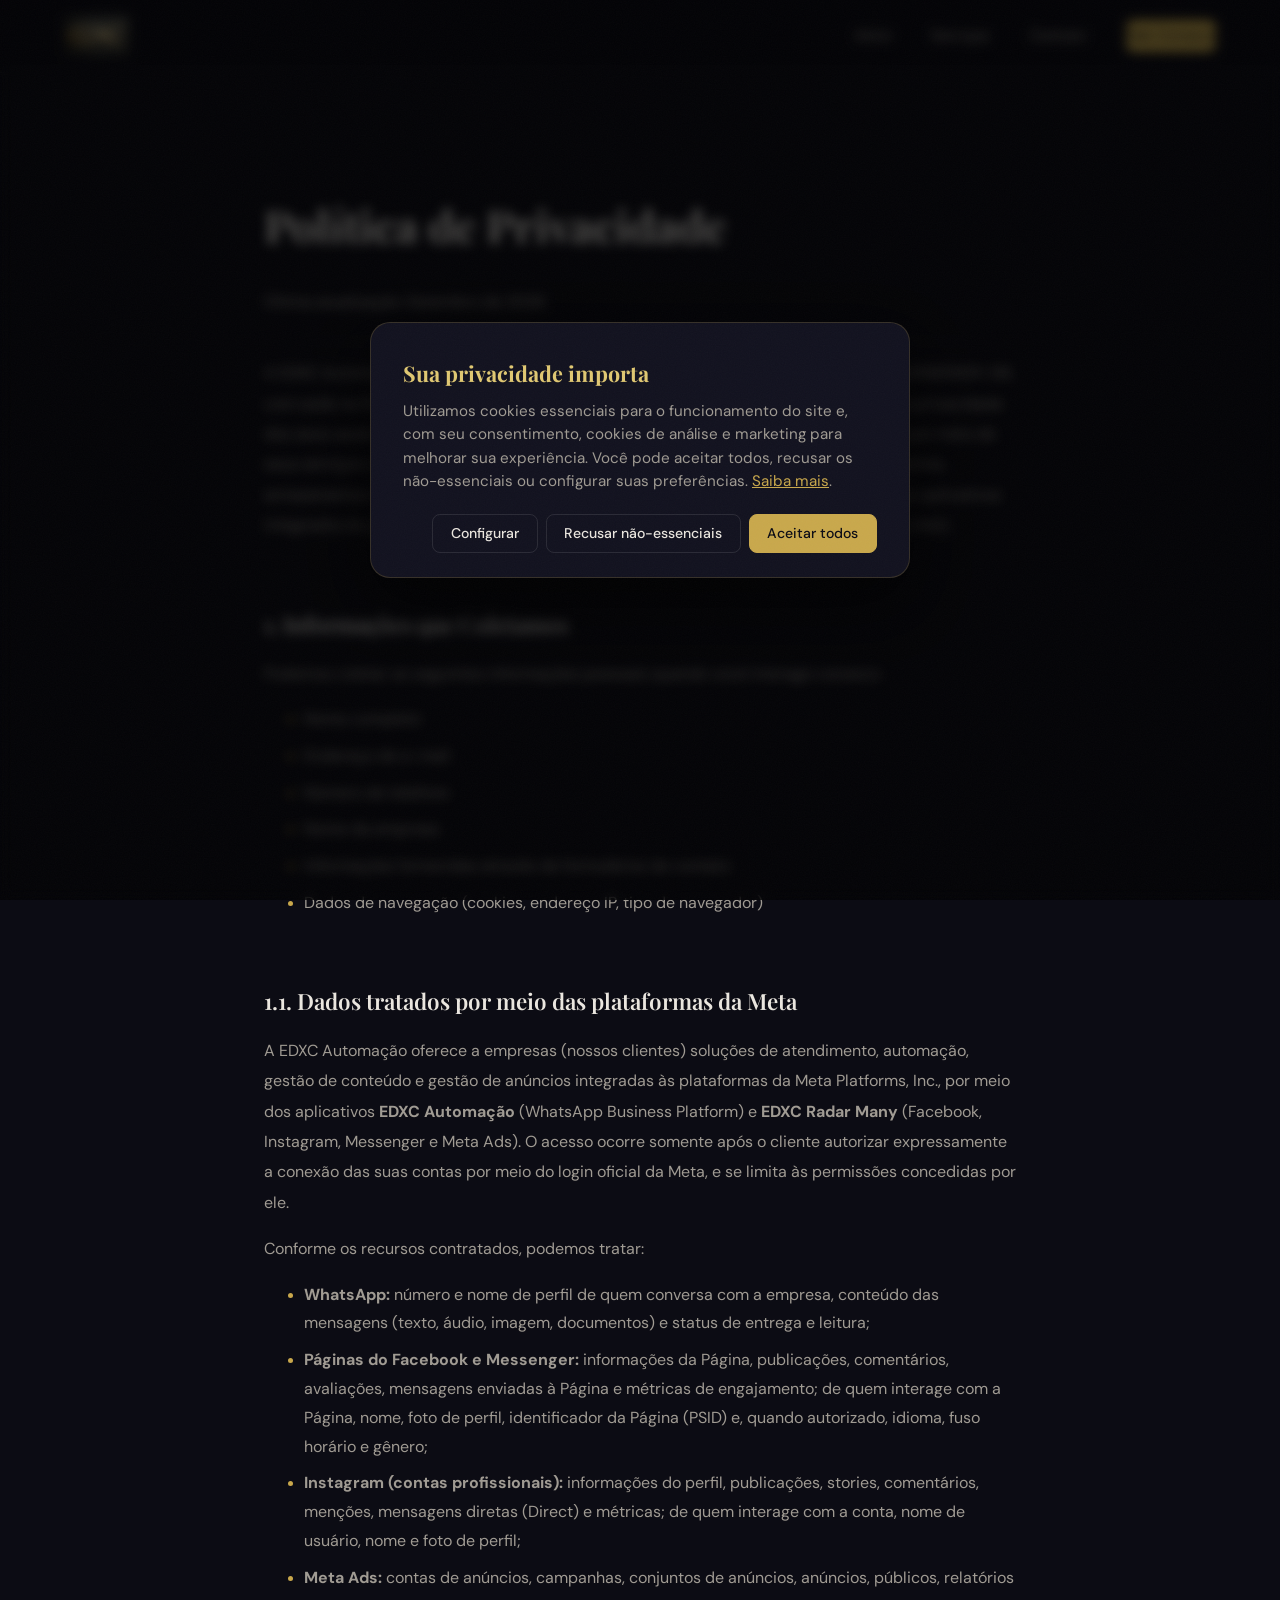
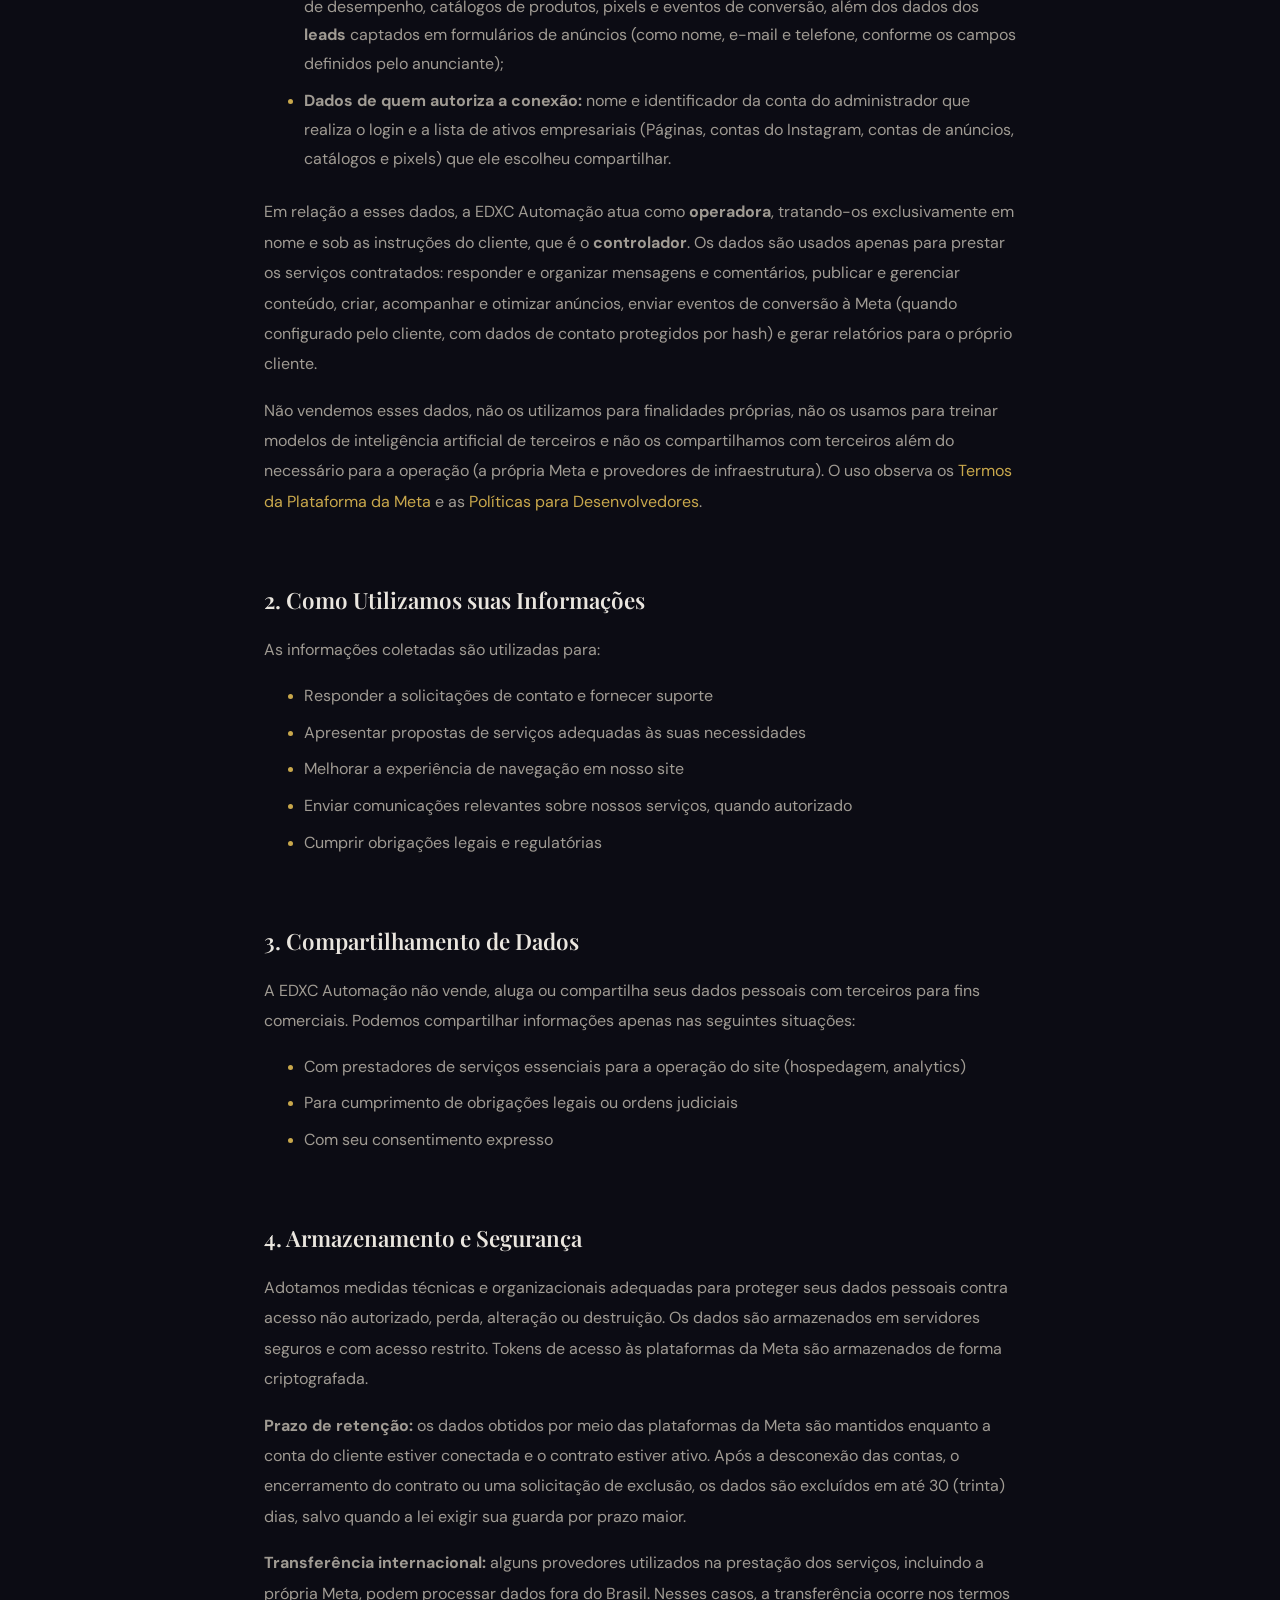
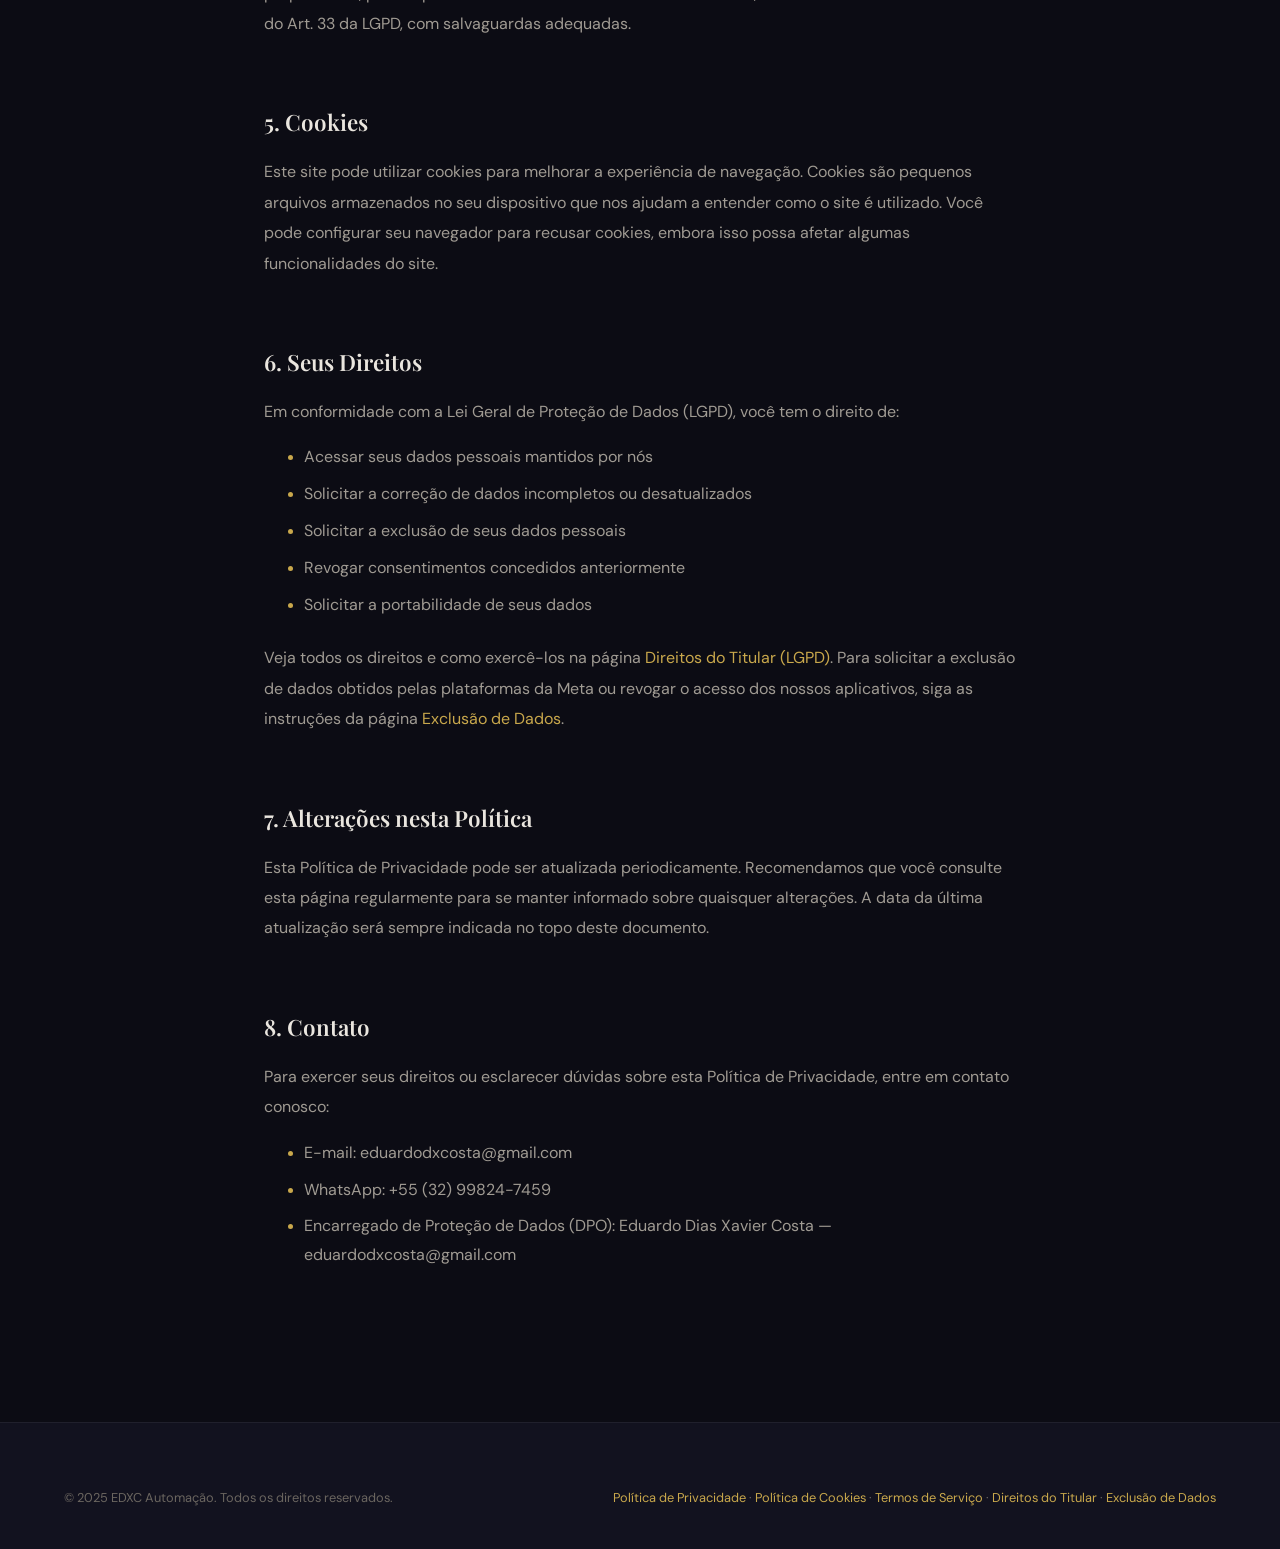
<file: politica-de-privacidade.html>
<!DOCTYPE html>
<html lang="pt-BR">
<head>
  <meta charset="UTF-8">
  <meta name="viewport" content="width=device-width, initial-scale=1.0">
  <title>Política de Privacidade — EDXC Automação</title>
  <meta name="description" content="Política de Privacidade da EDXC Automação. Saiba como coletamos, utilizamos e protegemos seus dados pessoais.">
  <meta name="robots" content="index, follow">
  <link rel="icon" type="image/jpeg" href="assets/logo-edxc.jpg">
  <link rel="stylesheet" href="styles.css?v=2">
</head>
<body>

  <!-- Header -->
  <header class="site-header scrolled" id="site-header">
    <div class="container header-inner">
      <a href="index.html" class="logo" aria-label="Voltar para a página inicial">
        <img src="assets/logo-edxc.jpg" alt="EDXC Automação" width="140" height="auto">
      </a>
      <nav class="nav-desktop" aria-label="Navegação">
        <a href="index.html">Início</a>
        <a href="index.html#servicos">Serviços</a>
        <a href="index.html#contato">Contato</a>
        <a href="https://wa.me/5532998247459" class="nav-cta" target="_blank" rel="noopener">Fale Conosco</a>
      </nav>
      <button class="mobile-toggle" id="mobile-toggle" aria-label="Abrir menu">
        <span></span><span></span><span></span>
      </button>
    </div>
  </header>

  <!-- Mobile Nav -->
  <nav class="nav-mobile" id="nav-mobile" aria-label="Menu mobile">
    <button class="mobile-close" id="mobile-close" aria-label="Fechar menu">&times;</button>
    <a href="index.html" class="mobile-nav-link">Início</a>
    <a href="index.html#servicos" class="mobile-nav-link">Serviços</a>
    <a href="index.html#contato" class="mobile-nav-link">Contato</a>
  </nav>

  <!-- Content -->
  <main class="page-content">
    <div class="container">
      <h1>Política de Privacidade</h1>
      <p class="page-meta">Última atualização: Setembro de 2026</p>

      <p>
        A EDXC Automação (E.D.X.C. Produtos Digitais Sociedade Unipessoal LTDA, CNPJ 36.653.456/0001-06,
        com sede na Rua Abreu Sobrinho, 59 — Centro, Guarani/MG, CEP 36.160-000) valoriza a privacidade
        dos seus usuários e está comprometida com a proteção dos dados pessoais coletados por meio de
        seus serviços e deste site. Esta Política de Privacidade descreve como coletamos, utilizamos,
        armazenamos e protegemos suas informações, incluindo os dados tratados pelos nossos aplicativos
        integrados às plataformas da Meta (WhatsApp, Facebook, Instagram, Messenger e Meta Ads).
      </p>

      <h2>1. Informações que Coletamos</h2>
      <p>Podemos coletar as seguintes informações pessoais quando você interage conosco:</p>
      <ul>
        <li>Nome completo</li>
        <li>Endereço de e-mail</li>
        <li>Número de telefone</li>
        <li>Nome da empresa</li>
        <li>Informações fornecidas através de formulários de contato</li>
        <li>Dados de navegação (cookies, endereço IP, tipo de navegador)</li>
      </ul>

      <h2>1.1. Dados tratados por meio das plataformas da Meta</h2>
      <p>
        A EDXC Automação oferece a empresas (nossos clientes) soluções de atendimento, automação,
        gestão de conteúdo e gestão de anúncios integradas às plataformas da Meta Platforms, Inc.,
        por meio dos aplicativos <strong>EDXC Automação</strong> (WhatsApp Business Platform) e
        <strong>EDXC Radar Many</strong> (Facebook, Instagram, Messenger e Meta Ads). O acesso ocorre
        somente após o cliente autorizar expressamente a conexão das suas contas por meio do login
        oficial da Meta, e se limita às permissões concedidas por ele.
      </p>
      <p>Conforme os recursos contratados, podemos tratar:</p>
      <ul>
        <li><strong>WhatsApp:</strong> número e nome de perfil de quem conversa com a empresa, conteúdo
          das mensagens (texto, áudio, imagem, documentos) e status de entrega e leitura;</li>
        <li><strong>Páginas do Facebook e Messenger:</strong> informações da Página, publicações,
          comentários, avaliações, mensagens enviadas à Página e métricas de engajamento; de quem
          interage com a Página, nome, foto de perfil, identificador da Página (PSID) e, quando
          autorizado, idioma, fuso horário e gênero;</li>
        <li><strong>Instagram (contas profissionais):</strong> informações do perfil, publicações,
          stories, comentários, menções, mensagens diretas (Direct) e métricas; de quem interage com a
          conta, nome de usuário, nome e foto de perfil;</li>
        <li><strong>Meta Ads:</strong> contas de anúncios, campanhas, conjuntos de anúncios, anúncios,
          públicos, relatórios de desempenho, catálogos de produtos, pixels e eventos de conversão, além
          dos dados dos <strong>leads</strong> captados em formulários de anúncios (como nome, e-mail e
          telefone, conforme os campos definidos pelo anunciante);</li>
        <li><strong>Dados de quem autoriza a conexão:</strong> nome e identificador da conta do
          administrador que realiza o login e a lista de ativos empresariais (Páginas, contas do
          Instagram, contas de anúncios, catálogos e pixels) que ele escolheu compartilhar.</li>
      </ul>
      <p>
        Em relação a esses dados, a EDXC Automação atua como <strong>operadora</strong>, tratando-os
        exclusivamente em nome e sob as instruções do cliente, que é o <strong>controlador</strong>.
        Os dados são usados apenas para prestar os serviços contratados: responder e organizar
        mensagens e comentários, publicar e gerenciar conteúdo, criar, acompanhar e otimizar anúncios,
        enviar eventos de conversão à Meta (quando configurado pelo cliente, com dados de contato
        protegidos por hash) e gerar relatórios para o próprio cliente.
      </p>
      <p>
        Não vendemos esses dados, não os utilizamos para finalidades próprias, não os usamos para
        treinar modelos de inteligência artificial de terceiros e não os compartilhamos com terceiros
        além do necessário para a operação (a própria Meta e provedores de infraestrutura). O uso
        observa os <a href="https://developers.facebook.com/terms/" target="_blank" rel="noopener">Termos
        da Plataforma da Meta</a> e as
        <a href="https://developers.facebook.com/devpolicy/" target="_blank" rel="noopener">Políticas
        para Desenvolvedores</a>.
      </p>

      <h2>2. Como Utilizamos suas Informações</h2>
      <p>As informações coletadas são utilizadas para:</p>
      <ul>
        <li>Responder a solicitações de contato e fornecer suporte</li>
        <li>Apresentar propostas de serviços adequadas às suas necessidades</li>
        <li>Melhorar a experiência de navegação em nosso site</li>
        <li>Enviar comunicações relevantes sobre nossos serviços, quando autorizado</li>
        <li>Cumprir obrigações legais e regulatórias</li>
      </ul>

      <h2>3. Compartilhamento de Dados</h2>
      <p>
        A EDXC Automação não vende, aluga ou compartilha seus dados pessoais com terceiros 
        para fins comerciais. Podemos compartilhar informações apenas nas seguintes situações:
      </p>
      <ul>
        <li>Com prestadores de serviços essenciais para a operação do site (hospedagem, analytics)</li>
        <li>Para cumprimento de obrigações legais ou ordens judiciais</li>
        <li>Com seu consentimento expresso</li>
      </ul>

      <h2>4. Armazenamento e Segurança</h2>
      <p>
        Adotamos medidas técnicas e organizacionais adequadas para proteger seus dados pessoais 
        contra acesso não autorizado, perda, alteração ou destruição. Os dados são armazenados 
        em servidores seguros e com acesso restrito. Tokens de acesso às plataformas da Meta são
        armazenados de forma criptografada.
      </p>
      <p>
        <strong>Prazo de retenção:</strong> os dados obtidos por meio das plataformas da Meta são
        mantidos enquanto a conta do cliente estiver conectada e o contrato estiver ativo. Após a
        desconexão das contas, o encerramento do contrato ou uma solicitação de exclusão, os dados são
        excluídos em até 30 (trinta) dias, salvo quando a lei exigir sua guarda por prazo maior.
      </p>
      <p>
        <strong>Transferência internacional:</strong> alguns provedores utilizados na prestação dos
        serviços, incluindo a própria Meta, podem processar dados fora do Brasil. Nesses casos, a
        transferência ocorre nos termos do Art. 33 da LGPD, com salvaguardas adequadas.
      </p>

      <h2>5. Cookies</h2>
      <p>
        Este site pode utilizar cookies para melhorar a experiência de navegação. Cookies são 
        pequenos arquivos armazenados no seu dispositivo que nos ajudam a entender como o site 
        é utilizado. Você pode configurar seu navegador para recusar cookies, embora isso possa 
        afetar algumas funcionalidades do site.
      </p>

      <h2>6. Seus Direitos</h2>
      <p>
        Em conformidade com a Lei Geral de Proteção de Dados (LGPD), você tem o direito de:
      </p>
      <ul>
        <li>Acessar seus dados pessoais mantidos por nós</li>
        <li>Solicitar a correção de dados incompletos ou desatualizados</li>
        <li>Solicitar a exclusão de seus dados pessoais</li>
        <li>Revogar consentimentos concedidos anteriormente</li>
        <li>Solicitar a portabilidade de seus dados</li>
      </ul>
      <p>
        Veja todos os direitos e como exercê-los na página
        <a href="direitos-do-titular.html">Direitos do Titular (LGPD)</a>. Para solicitar a exclusão
        de dados obtidos pelas plataformas da Meta ou revogar o acesso dos nossos aplicativos, siga as
        instruções da página <a href="exclusao-de-dados.html">Exclusão de Dados</a>.
      </p>

      <h2>7. Alterações nesta Política</h2>
      <p>
        Esta Política de Privacidade pode ser atualizada periodicamente. Recomendamos que 
        você consulte esta página regularmente para se manter informado sobre quaisquer 
        alterações. A data da última atualização será sempre indicada no topo deste documento.
      </p>

      <h2>8. Contato</h2>
      <p>
        Para exercer seus direitos ou esclarecer dúvidas sobre esta Política de Privacidade, 
        entre em contato conosco:
      </p>
      <ul>
        <li>E-mail: eduardodxcosta@gmail.com</li>
        <li>WhatsApp: +55 (32) 99824-7459</li>
        <li>Encarregado de Proteção de Dados (DPO): Eduardo Dias Xavier Costa — eduardodxcosta@gmail.com</li>
      </ul>
    </div>
  </main>

  <!-- Footer -->
  <footer class="site-footer">
    <div class="container">
      <div class="footer-bottom" style="border-top: none; padding-top: 0;">
        <p>&copy; 2025 EDXC Automação. Todos os direitos reservados.</p>
        <p>
          <a href="politica-de-privacidade.html">Política de Privacidade</a> &middot;
          <a href="politica-de-cookies.html">Política de Cookies</a> &middot;
          <a href="termos-de-servico.html">Termos de Serviço</a> &middot;
          <a href="direitos-do-titular.html">Direitos do Titular</a> &middot;
          <a href="exclusao-de-dados.html">Exclusão de Dados</a>
        </p>
      </div>
    </div>
  </footer>

  <script>
    // Mobile menu
    const mobileToggle = document.getElementById('mobile-toggle');
    const navMobile = document.getElementById('nav-mobile');
    const mobileClose = document.getElementById('mobile-close');
    mobileToggle.addEventListener('click', () => { navMobile.classList.add('active'); document.body.style.overflow = 'hidden'; });
    mobileClose.addEventListener('click', () => { navMobile.classList.remove('active'); document.body.style.overflow = ''; });
    document.querySelectorAll('.mobile-nav-link').forEach(l => l.addEventListener('click', () => { navMobile.classList.remove('active'); document.body.style.overflow = ''; }));
  </script>
  <script src="cookie-consent.js?v=2" defer></script>

</body>
</html>
</file>
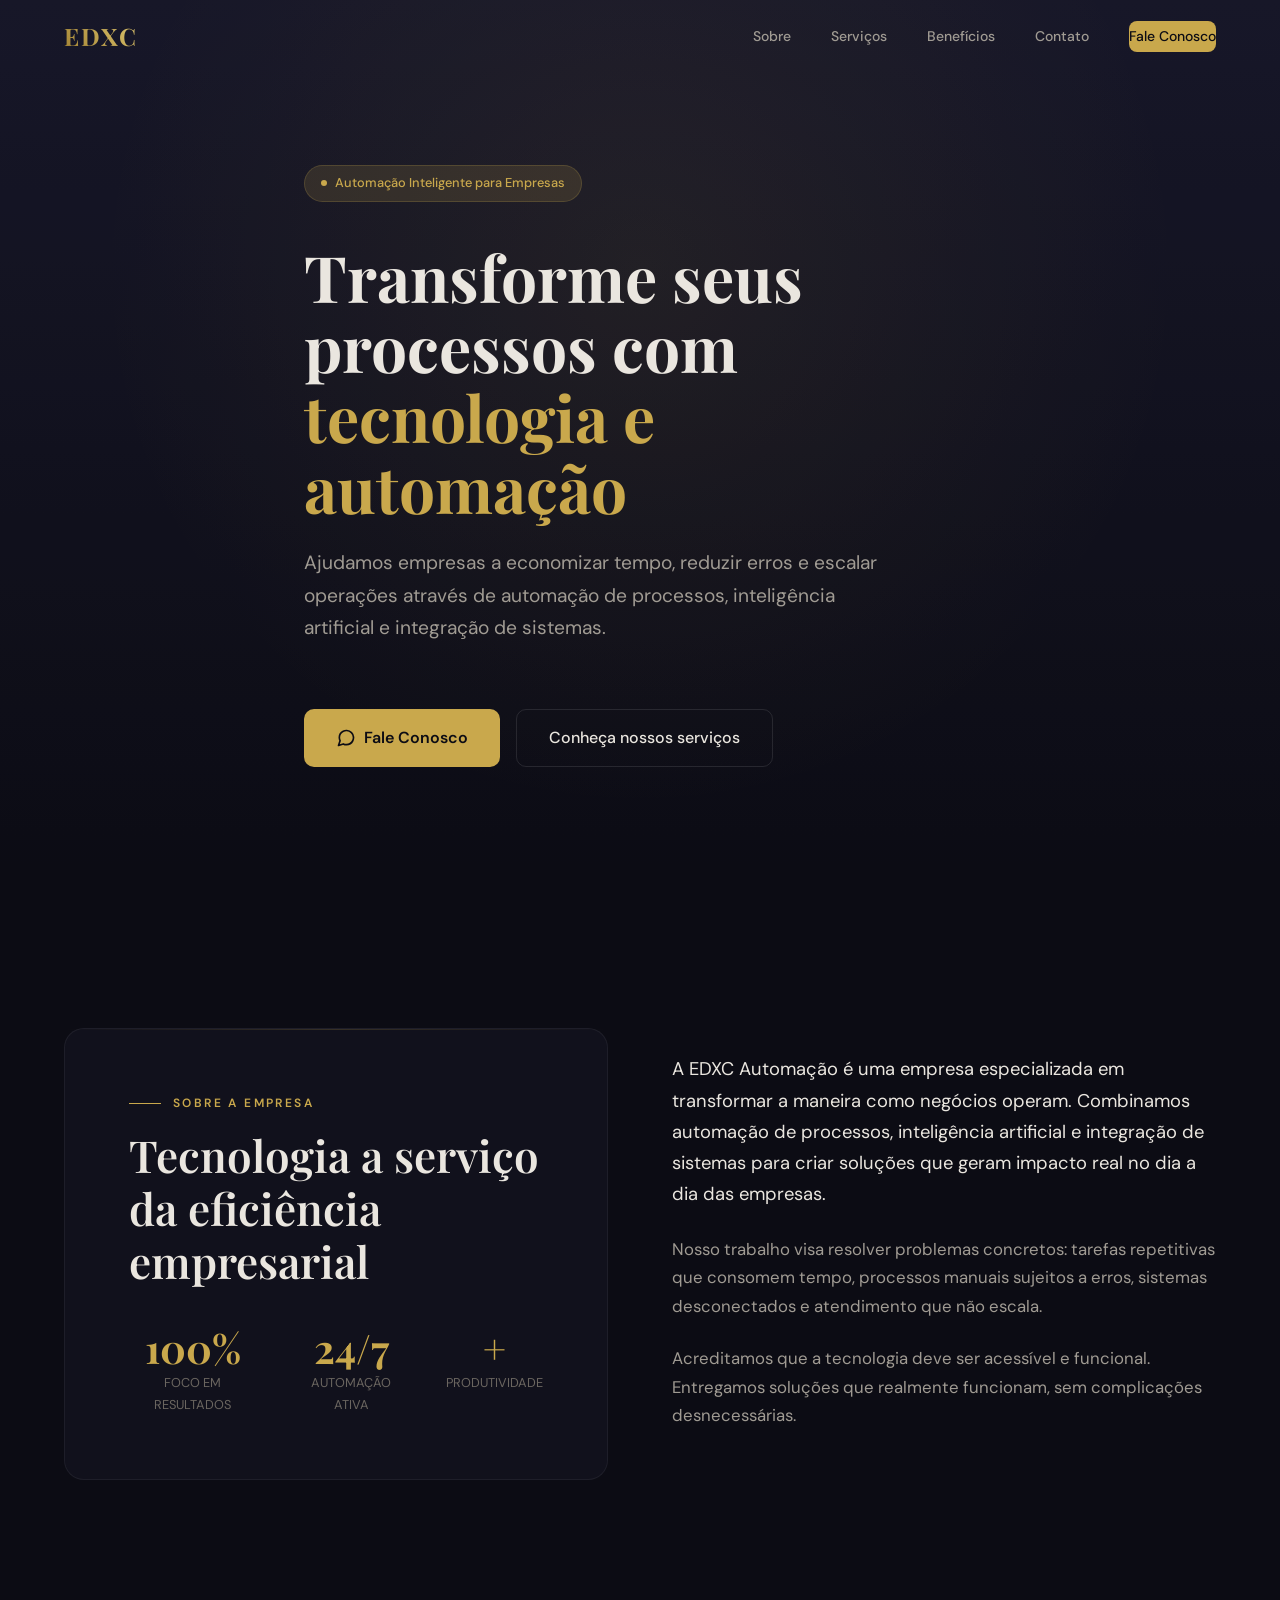
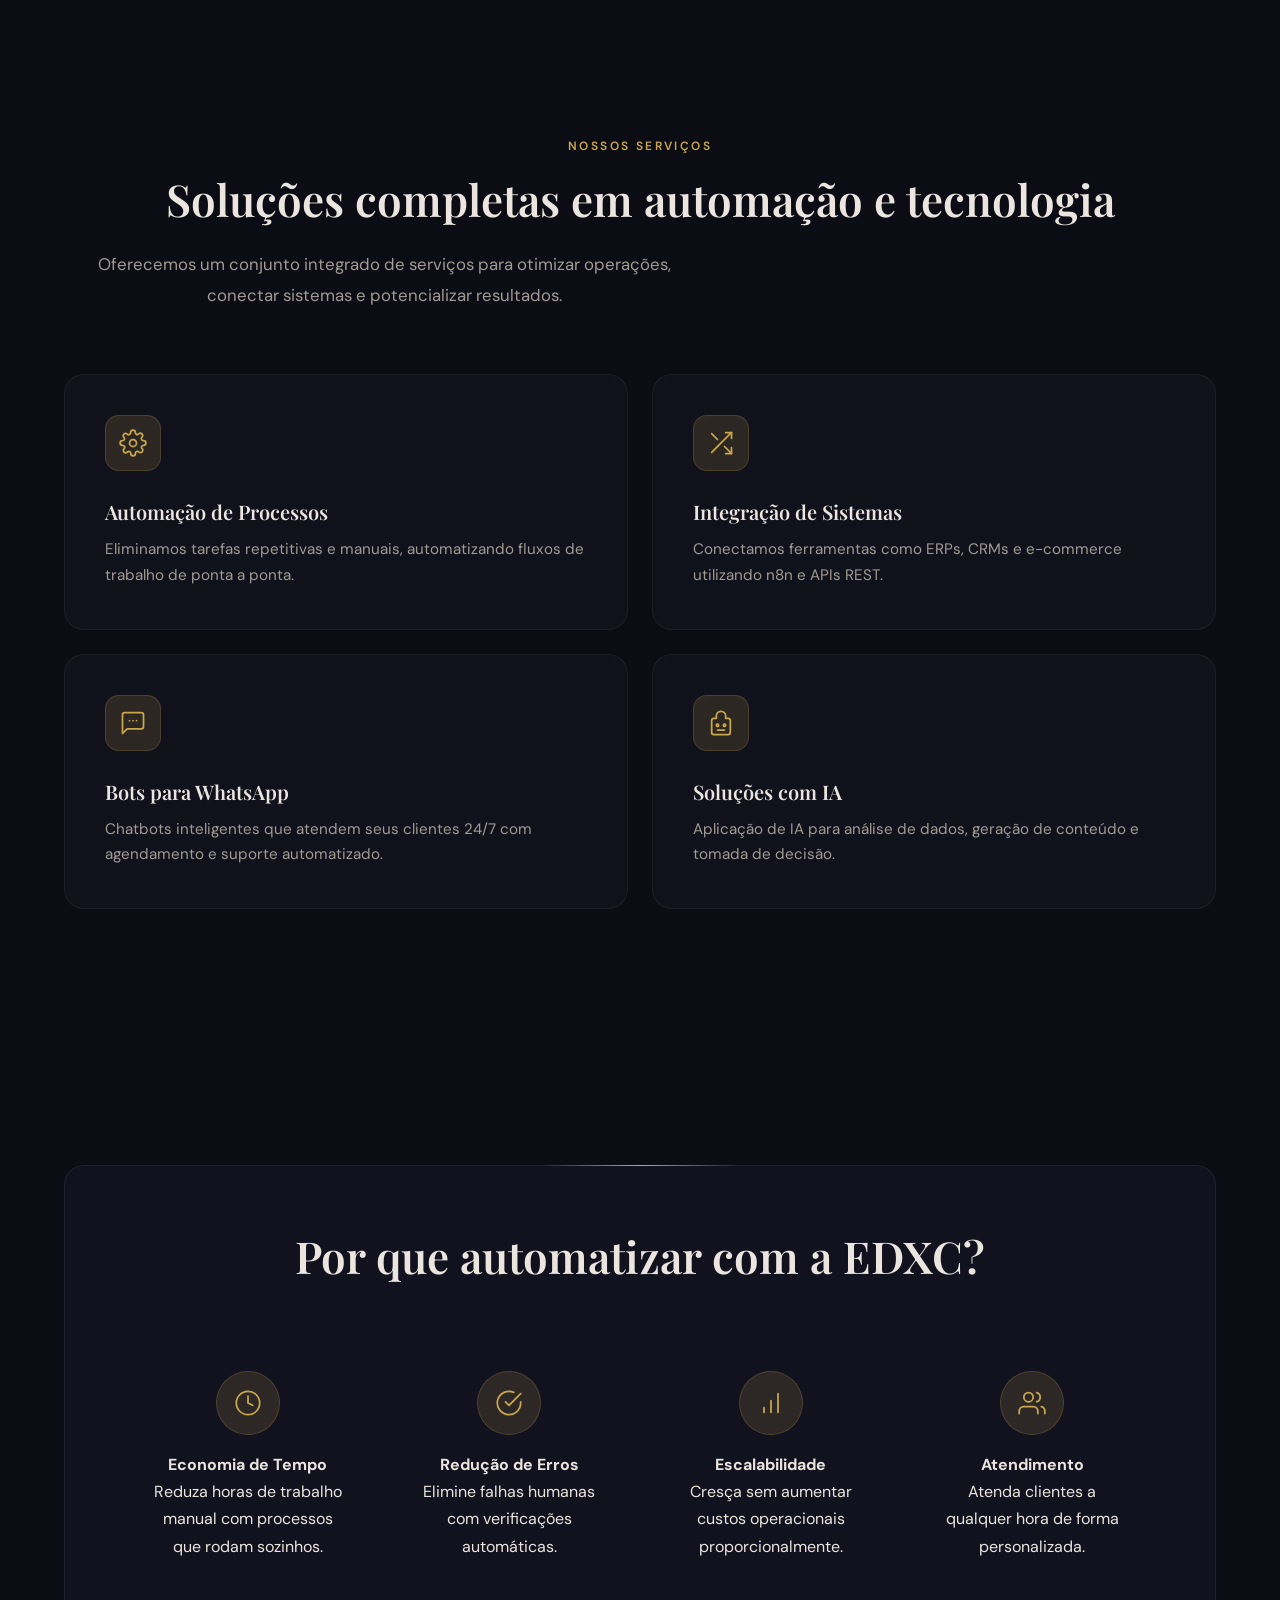
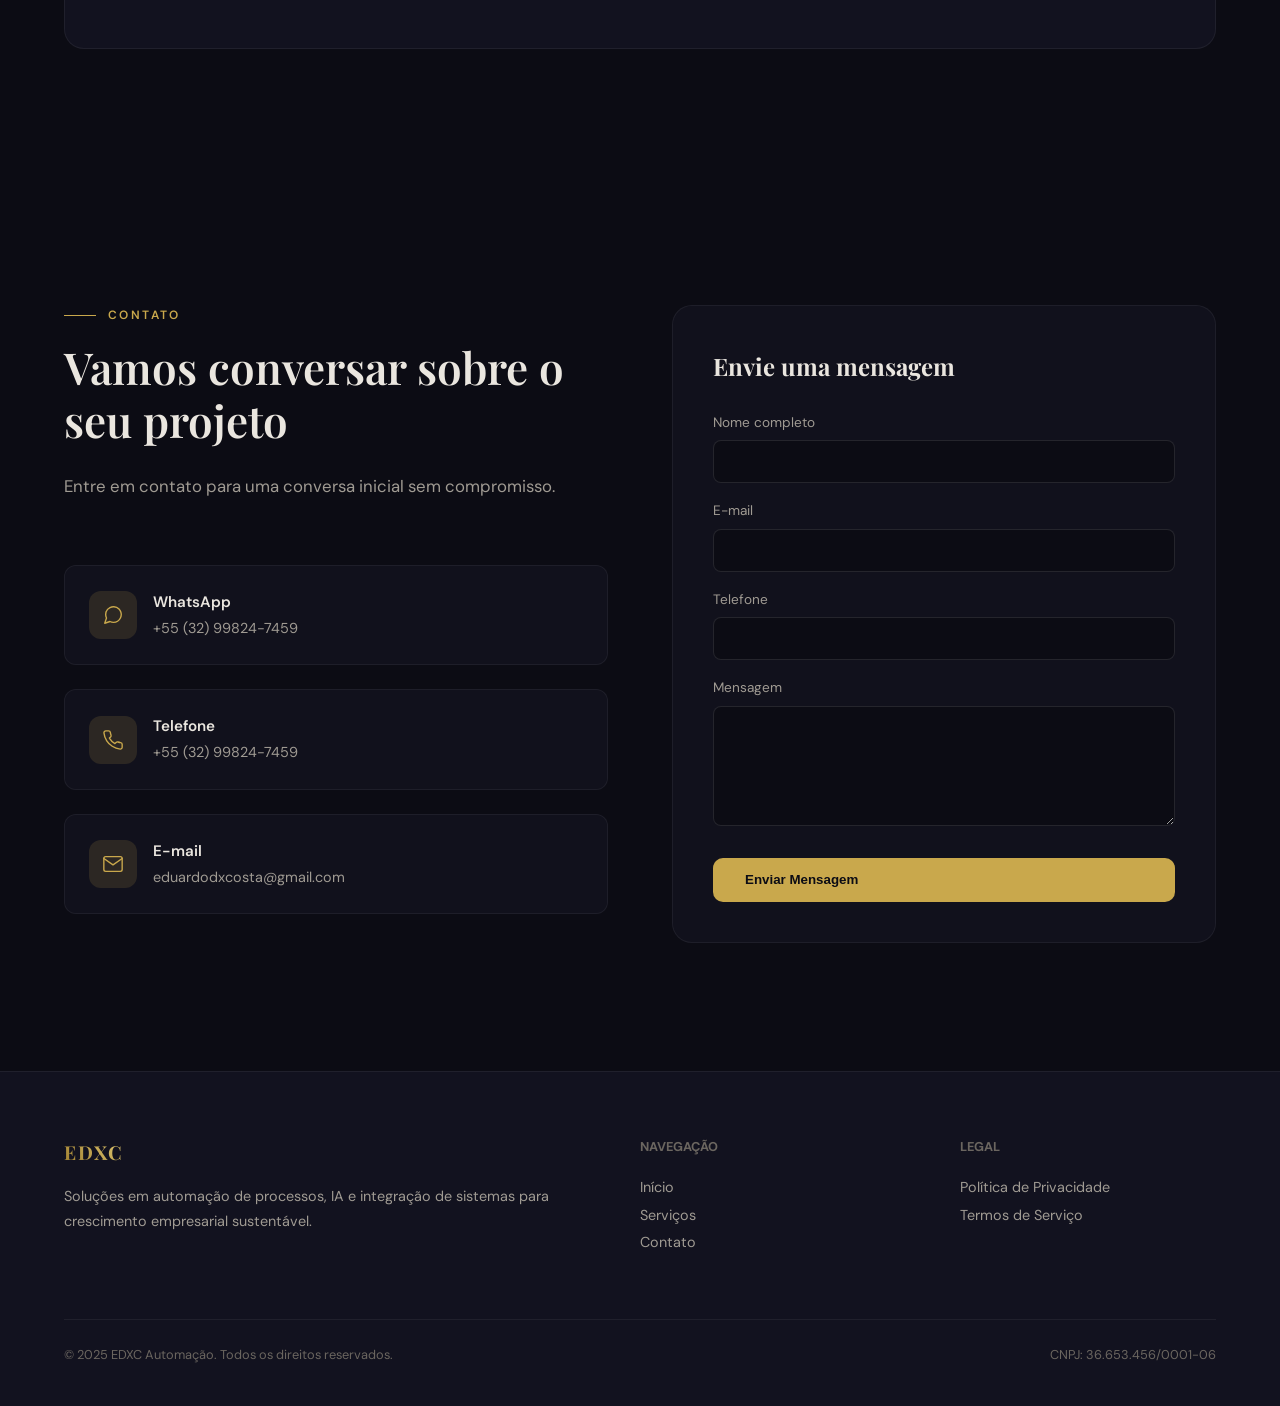
<file: site-consolidado.html>
<!DOCTYPE html>
<html lang="pt-BR">
<head>
<meta charset="UTF-8">
<meta name="viewport" content="width=device-width, initial-scale=1.0">
<title>EDXC Automação — Automação de Processos, IA e Soluções Digitais</title>
<meta name="description" content="A EDXC Automação é especializada em automação de processos, inteligência artificial, integração de sistemas e soluções digitais para empresas.">
<style>
@import url('https://fonts.googleapis.com/css2?family=DM+Sans:ital,opsz,wght@0,9..40,400;0,9..40,500;0,9..40,600;0,9..40,700&family=Playfair+Display:wght@400;500;600;700&display=swap');
:root {
  --color-bg-primary: #0c0c14;
  --color-bg-secondary: #12121f;
  --color-bg-tertiary: #1a1a2e;
  --color-bg-card: #16162480;
  --color-bg-card-hover: #1e1e3299;
  --color-gold: #c9a84c;
  --color-gold-light: #e0c872;
  --color-gold-dark: #a08030;
  --color-gold-glow: rgba(201, 168, 76, 0.15);
  --color-gold-border: rgba(201, 168, 76, 0.2);
  --color-text-primary: #eae6df;
  --color-text-secondary: #a09b93;
  --color-text-muted: #6b6660;
  --color-border: rgba(255, 255, 255, 0.06);
  --color-border-light: rgba(255, 255, 255, 0.1);
  --font-display: 'Playfair Display', Georgia, serif;
  --font-body: 'DM Sans', system-ui, sans-serif;
  --space-xs: 0.5rem; --space-sm: 1rem; --space-md: 1.5rem;
  --space-lg: 2.5rem; --space-xl: 4rem; --space-2xl: 6rem; --space-3xl: 8rem;
  --max-width: 1200px;
  --border-radius: 12px; --border-radius-lg: 20px;
  --transition-fast: 0.2s cubic-bezier(0.4, 0, 0.2, 1);
  --transition-medium: 0.4s cubic-bezier(0.4, 0, 0.2, 1);
}
*,*::before,*::after { box-sizing: border-box; margin: 0; padding: 0; }
html { scroll-behavior: smooth; -webkit-font-smoothing: antialiased; }
body { font-family: var(--font-body); font-size: 16px; line-height: 1.7; color: var(--color-text-primary); background-color: var(--color-bg-primary); overflow-x: hidden; }
a { color: var(--color-gold); text-decoration: none; transition: color var(--transition-fast); }
a:hover { color: var(--color-gold-light); }
.container { width: 100%; max-width: var(--max-width); margin: 0 auto; padding: 0 var(--space-md); }
.section-label { font-family: var(--font-body); font-size: 0.75rem; font-weight: 600; letter-spacing: 0.2em; text-transform: uppercase; color: var(--color-gold); margin-bottom: var(--space-sm); display: flex; align-items: center; gap: 0.75rem; }
.section-label::before { content: ''; display: inline-block; width: 32px; height: 1px; background: var(--color-gold); }
.section-title { font-family: var(--font-display); font-size: clamp(2rem, 4vw, 2.75rem); font-weight: 600; line-height: 1.2; color: var(--color-text-primary); margin-bottom: var(--space-md); }
.section-description { font-size: 1.05rem; color: var(--color-text-secondary); max-width: 640px; line-height: 1.8; }
.site-header { position: fixed; top: 0; left: 0; right: 0; z-index: 1000; padding: var(--space-sm) 0; transition: background var(--transition-medium), box-shadow var(--transition-medium); }
.site-header.scrolled { background: rgba(12, 12, 20, 0.92); backdrop-filter: blur(20px); -webkit-backdrop-filter: blur(20px); box-shadow: 0 1px 0 var(--color-border); }
.header-inner { display: flex; align-items: center; justify-content: space-between; }
.logo { display: flex; align-items: center; gap: 0.75rem; }
.logo-custom { font-family: var(--font-display); font-size: 24px; font-weight: 700; color: var(--color-gold); letter-spacing: 2px; text-transform: uppercase; background: linear-gradient(45deg, var(--color-gold-dark), var(--color-gold-light)); -webkit-background-clip: text; -webkit-text-fill-color: transparent; }
.nav-desktop { display: flex; align-items: center; gap: var(--space-lg); }
.nav-desktop a { font-size: 0.875rem; font-weight: 500; color: var(--color-text-secondary); position: relative; padding: 0.25rem 0; }
.nav-desktop a::after { content: ''; position: absolute; bottom: 0; left: 0; width: 0; height: 1px; background: var(--color-gold); transition: width var(--transition-medium); }
.nav-desktop a:hover { color: var(--color-text-primary); }
.nav-desktop a:hover::after { width: 100%; }
.nav-cta { font-weight: 600; background: var(--color-gold) !important; color: var(--color-bg-primary) !important; padding: 0.6rem 1.5rem; border-radius: 8px; transition: all var(--transition-fast); }
.nav-cta:hover { background: var(--color-gold-light) !important; transform: translateY(-1px); }
.mobile-toggle { display: none; background: none; border: none; cursor: pointer; padding: 0.5rem; }
.mobile-toggle span { display: block; width: 24px; height: 2px; background: var(--color-text-primary); margin: 5px 0; transition: var(--transition-fast); }
.nav-mobile { display: none; position: fixed; inset: 0; background: rgba(12, 12, 20, 0.98); backdrop-filter: blur(30px); z-index: 999; flex-direction: column; justify-content: center; align-items: center; gap: var(--space-lg); }
.nav-mobile.active { display: flex; }
.nav-mobile a { font-family: var(--font-display); font-size: 1.75rem; color: var(--color-text-secondary); }
.mobile-close { position: absolute; top: 1.5rem; right: 1.5rem; background: none; border: none; color: var(--color-text-primary); font-size: 2rem; cursor: pointer; }
.hero { position: relative; min-height: 100vh; display: flex; align-items: center; padding: var(--space-3xl) 0 var(--space-2xl); overflow: hidden; }
.hero-bg { position: absolute; inset: 0; z-index: 0; background: radial-gradient(circle at 50% 30%, rgba(201,168,76,0.1) 0%, transparent 60%), linear-gradient(180deg, var(--color-bg-tertiary) 0%, var(--color-bg-primary) 100%); opacity: 0.8; }
.hero-content { position: relative; z-index: 1; max-width: 720px; }
.hero-badge { display: inline-flex; align-items: center; gap: 0.5rem; font-size: 0.8rem; font-weight: 500; color: var(--color-gold); background: var(--color-gold-glow); border: 1px solid var(--color-gold-border); padding: 0.4rem 1rem; border-radius: 100px; margin-bottom: var(--space-lg); }
.hero-badge-dot { width: 6px; height: 6px; background: var(--color-gold); border-radius: 50%; animation: pulse-dot 2s infinite; }
@keyframes pulse-dot { 0%, 100% { opacity: 1; transform: scale(1); } 50% { opacity: 0.5; transform: scale(0.8); } }
.hero h1 { font-family: var(--font-display); font-size: clamp(2.5rem, 6vw, 4rem); font-weight: 700; line-height: 1.1; margin-bottom: var(--space-md); }
.hero h1 .gold { color: var(--color-gold); }
.hero-subtitle { font-size: clamp(1.05rem, 2vw, 1.2rem); color: var(--color-text-secondary); margin-bottom: var(--space-xl); max-width: 580px; }
.hero-actions { display: flex; flex-wrap: wrap; gap: var(--space-sm); }
.btn-primary { display: inline-flex; align-items: center; gap: 0.5rem; font-weight: 600; color: var(--color-bg-primary); background: var(--color-gold); padding: 0.9rem 2rem; border-radius: 10px; border: none; cursor: pointer; transition: all var(--transition-fast); }
.btn-primary:hover { background: var(--color-gold-light); transform: translateY(-2px); box-shadow: 0 8px 30px rgba(201, 168, 76, 0.25); color: var(--color-bg-primary); }
.btn-secondary { display: inline-flex; align-items: center; gap: 0.5rem; font-weight: 500; color: var(--color-text-primary); background: transparent; padding: 0.9rem 2rem; border-radius: 10px; border: 1px solid var(--color-border-light); cursor: pointer; transition: all var(--transition-fast); }
.btn-secondary:hover { border-color: var(--color-gold-border); background: var(--color-gold-glow); color: var(--color-gold); transform: translateY(-2px); }
.about, .services, .benefits, .contact, .page-content-section { padding: var(--space-3xl) 0; position: relative; }
.about-grid { display: grid; grid-template-columns: 1fr 1fr; gap: var(--space-xl); align-items: center; }
.about-card { background: var(--color-bg-card); border: 1px solid var(--color-border); border-radius: var(--border-radius-lg); padding: var(--space-xl); position: relative; }
.about-card::before { content: ''; position: absolute; top: 0; left: 0; right: 0; height: 1px; background: linear-gradient(90deg, transparent, var(--color-gold-border), transparent); }
.about-stat { display: flex; gap: var(--space-lg); margin-top: var(--space-lg); }
.stat-number { font-family: var(--font-display); font-size: 2.5rem; font-weight: 700; color: var(--color-gold); line-height: 1; text-align: center; }
.stat-label { font-size: 0.8rem; color: var(--color-text-muted); margin-top: 0.25rem; text-transform: uppercase; text-align: center;}
.about-text p { font-size: 1.05rem; color: var(--color-text-secondary); margin-bottom: var(--space-md); }
.about-text p:first-of-type { font-size: 1.15rem; color: var(--color-text-primary); }
.services-header, .benefits-header { text-align: center; margin-bottom: var(--space-xl); }
.services-header .section-label, .benefits-header .section-label { justify-content: center; }
.services-header .section-label::before, .benefits-header .section-label::before { display: none; }
.services-grid { display: grid; grid-template-columns: repeat(2, 1fr); gap: var(--space-md); }
.service-card { background: var(--color-bg-card); border: 1px solid var(--color-border); border-radius: var(--border-radius-lg); padding: var(--space-lg); transition: all var(--transition-medium); position: relative; }
.service-card:hover { border-color: var(--color-gold-border); background: var(--color-bg-card-hover); transform: translateY(-4px); }
.service-card::after { content: ''; position: absolute; top: 0; left: 0; right: 0; height: 2px; background: linear-gradient(90deg, transparent, var(--color-gold), transparent); opacity: 0; transition: opacity 0.3s; }
.service-card:hover::after { opacity: 1; }
.service-icon { width: 56px; height: 56px; display: flex; align-items: center; justify-content: center; background: var(--color-gold-glow); border: 1px solid var(--color-gold-border); border-radius: 14px; margin-bottom: var(--space-md); color: var(--color-gold); }
.service-card h3 { font-family: var(--font-display); font-size: 1.25rem; font-weight: 600; margin-bottom: 0.5rem; }
.service-card p { font-size: 0.95rem; color: var(--color-text-secondary); }
.benefits-wrapper { background: var(--color-bg-secondary); border: 1px solid var(--color-border); border-radius: var(--border-radius-lg); padding: var(--space-xl); position: relative; }
.benefits-wrapper::before { content: ''; position: absolute; top: -1px; left: 50%; transform: translateX(-50%); width: 200px; height: 1px; background: linear-gradient(90deg, transparent, var(--color-gold), transparent); }
.benefits-grid { display: grid; grid-template-columns: repeat(4, 1fr); gap: var(--space-md); }
.benefit-item { text-align: center; padding: var(--space-md); transition: all var(--transition-medium); border-radius: var(--border-radius); }
.benefit-item:hover { background: rgba(201, 168, 76, 0.04); }
.benefit-icon { width: 64px; height: 64px; margin: 0 auto var(--space-sm); display: flex; align-items: center; justify-content: center; background: var(--color-gold-glow); border-radius: 50%; color: var(--color-gold); border: 1px solid var(--color-gold-border); }
.contact-grid { display: grid; grid-template-columns: 1fr 1fr; gap: var(--space-xl); }
.contact-channels { display: flex; flex-direction: column; gap: var(--space-md); margin-top: var(--space-xl); }
.contact-channel { display: flex; align-items: center; gap: var(--space-sm); padding: var(--space-md); background: var(--color-bg-card); border: 1px solid var(--color-border); border-radius: var(--border-radius); transition: all var(--transition-fast); }
.contact-channel:hover { border-color: var(--color-gold-border); background: var(--color-bg-card-hover); transform: translateX(4px); }
.channel-icon { width: 48px; height: 48px; border-radius: 12px; display: flex; align-items: center; justify-content: center; background: var(--color-gold-glow); color: var(--color-gold); }
.channel-info h4 { font-size: 0.95rem; font-weight: 600; color: var(--color-text-primary); }
.channel-info p { font-size: 0.9rem; color: var(--color-text-secondary); }
.contact-form-wrapper { background: var(--color-bg-card); border: 1px solid var(--color-border); border-radius: var(--border-radius-lg); padding: var(--space-lg); position: relative; }
.contact-form h3 { font-family: var(--font-display); font-size: 1.5rem; margin-bottom: var(--space-md); }
.form-group { margin-bottom: var(--space-sm); }
.form-group label { display: block; font-size: 0.85rem; color: var(--color-text-secondary); margin-bottom: 0.4rem; }
.form-group input, .form-group textarea { width: 100%; background: var(--color-bg-primary); border: 1px solid var(--color-border-light); border-radius: 8px; padding: 0.75rem 1rem; color: var(--color-text-primary); font-family: var(--font-body); }
.form-group input:focus, .form-group textarea:focus { border-color: var(--color-gold); outline: none; }
.form-group textarea { min-height: 120px; resize: vertical; }
.form-submit { width: 100%; margin-top: var(--space-xs); }
.site-footer { border-top: 1px solid var(--color-border); padding: var(--space-xl) 0 var(--space-lg); background: var(--color-bg-secondary); }
.footer-top { display: grid; grid-template-columns: 2fr 1fr 1fr; gap: var(--space-xl); margin-bottom: var(--space-xl); }
.footer-brand p { font-size: 0.9rem; color: var(--color-text-secondary); margin-top: var(--space-sm); }
.footer-links h4 { font-size: 0.8rem; text-transform: uppercase; color: var(--color-text-muted); margin-bottom: var(--space-sm); }
.footer-links ul { list-style: none; }
.footer-links a { font-size: 0.9rem; color: var(--color-text-secondary); }
.footer-bottom { display: flex; justify-content: space-between; border-top: 1px solid var(--color-border); padding-top: var(--space-md); }
.footer-bottom p { font-size: 0.8rem; color: var(--color-text-muted); }
.reveal { opacity: 0; transform: translateY(30px); transition: opacity 0.8s, transform 0.8s; }
.reveal.visible { opacity: 1; transform: translateY(0); }
.reveal-delay-1 { transition-delay: 0.1s; } .reveal-delay-2 { transition-delay: 0.2s; } .reveal-delay-3 { transition-delay: 0.3s; }
@media (max-width: 1024px) { .about-grid, .services-grid, .contact-grid, .footer-top { grid-template-columns: 1fr; } .benefits-grid { grid-template-columns: repeat(2, 1fr); } }
@media (max-width: 768px) { .nav-desktop { display: none; } .mobile-toggle { display: block; } .hero h1 { font-size: clamp(2rem, 8vw, 3rem); } .hero-actions { flex-direction: column; } .benefits-grid { grid-template-columns: 1fr; } .footer-bottom { flex-direction: column; text-align: center; gap: 1rem; } }

/* Page Content (Legal) Styles */
.page-content-section { display: none; padding-top: 120px; }
.page-content-section.active { display: block; }
.main-content.hidden { display: none; }
.legal-content .container { max-width: 800px; }
.legal-content h1 { font-family: var(--font-display); font-size: clamp(2rem, 4vw, 2.75rem); margin-bottom: var(--space-md); }
.legal-content h2 { font-family: var(--font-display); font-size: 1.4rem; margin-top: var(--space-xl); margin-bottom: var(--space-sm); }
.legal-content p { font-size: 1rem; color: var(--color-text-secondary); margin-bottom: var(--space-sm); }
.legal-content ul { list-style: none; padding-left: var(--space-md); margin-bottom: var(--space-md); }
.legal-content ul li { position: relative; font-size: 1rem; color: var(--color-text-secondary); margin-bottom: 0.5rem; padding-left: 1rem; }
.legal-content ul li::before { content: ''; position: absolute; left: 0; top: 0.75rem; width: 5px; height: 5px; background: var(--color-gold); border-radius: 50%; }
.page-meta { font-size: 0.85rem; color: var(--color-text-muted); border-bottom: 1px solid var(--color-border); padding-bottom: 1rem; margin-bottom: 2rem; }
</style>
</head>
<body>

  <header class="site-header" id="site-header">
    <div class="container header-inner">
      <a href="#" class="logo" onclick="showSection('home'); return false;">
        <span class="logo-custom">EDXC</span>
      </a>

      <nav class="nav-desktop">
        <a href="#sobre" onclick="showSection('home');">Sobre</a>
        <a href="#servicos" onclick="showSection('home');">Serviços</a>
        <a href="#beneficios" onclick="showSection('home');">Benefícios</a>
        <a href="#contato" onclick="showSection('home');">Contato</a>
        <a href="https://wa.me/5532998247459" class="nav-cta" target="_blank" rel="noopener">Fale Conosco</a>
      </nav>

      <button class="mobile-toggle" id="mobile-toggle">
        <span></span><span></span><span></span>
      </button>
    </div>
  </header>

  <nav class="nav-mobile" id="nav-mobile">
    <button class="mobile-close" id="mobile-close">&times;</button>
    <a href="#sobre" class="mobile-nav-link" onclick="showSection('home');">Sobre</a>
    <a href="#servicos" class="mobile-nav-link" onclick="showSection('home');">Serviços</a>
    <a href="#beneficios" class="mobile-nav-link" onclick="showSection('home');">Benefícios</a>
    <a href="#contato" class="mobile-nav-link" onclick="showSection('home');">Contato</a>
    <a href="https://wa.me/5532998247459" class="btn-primary" target="_blank" rel="noopener">Fale Conosco</a>
  </nav>

  <!-- HOME CONTENT -->
  <div id="section-home" class="main-content">
    
    <section class="hero" id="hero">
      <div class="hero-bg"></div>
      <div class="container hero-content">
        <div class="hero-badge">
          <span class="hero-badge-dot"></span> Automação Inteligente para Empresas
        </div>
        <h1>Transforme seus processos com <span class="gold">tecnologia e automação</span></h1>
        <p class="hero-subtitle">
          Ajudamos empresas a economizar tempo, reduzir erros e escalar operações 
          através de automação de processos, inteligência artificial e integração de sistemas.
        </p>
        <div class="hero-actions">
          <a href="https://wa.me/5532998247459" class="btn-primary" target="_blank" rel="noopener">
            <svg width="20" height="20" viewBox="0 0 24 24" fill="none" stroke="currentColor" stroke-width="2" stroke-linecap="round" stroke-linejoin="round"><path d="M21 11.5a8.38 8.38 0 0 1-.9 3.8 8.5 8.5 0 0 1-7.6 4.7 8.38 8.38 0 0 1-3.8-.9L3 21l1.9-5.7a8.38 8.38 0 0 1-.9-3.8 8.5 8.5 0 0 1 4.7-7.6 8.38 8.38 0 0 1 3.8-.9h.5a8.48 8.48 0 0 1 8 8v.5z"/></svg> 
            Fale Conosco
          </a>
          <a href="#servicos" class="btn-secondary">
            Conheça nossos serviços
          </a>
        </div>
      </div>
    </section>

    <section class="about" id="sobre">
      <div class="container">
        <div class="about-grid">
          <div class="about-visual reveal">
            <div class="about-card">
              <span class="section-label">Sobre a Empresa</span>
              <h2 class="section-title">Tecnologia a serviço da eficiência empresarial</h2>
              <div class="about-stat">
                <div class="stat-item"><div class="stat-number">100%</div><div class="stat-label">Foco em resultados</div></div>
                <div class="stat-item"><div class="stat-number">24/7</div><div class="stat-label">Automação ativa</div></div>
                <div class="stat-item"><div class="stat-number">+</div><div class="stat-label">Produtividade</div></div>
              </div>
            </div>
          </div>
          <div class="about-text reveal reveal-delay-2">
            <p>A EDXC Automação é uma empresa especializada em transformar a maneira como negócios operam. Combinamos automação de processos, inteligência artificial e integração de sistemas para criar soluções que geram impacto real no dia a dia das empresas.</p>
            <p>Nosso trabalho visa resolver problemas concretos: tarefas repetitivas que consomem tempo, processos manuais sujeitos a erros, sistemas desconectados e atendimento que não escala.</p>
            <p>Acreditamos que a tecnologia deve ser acessível e funcional. Entregamos soluções que realmente funcionam, sem complicações desnecessárias.</p>
          </div>
        </div>
      </div>
    </section>

    <section class="services" id="servicos">
      <div class="container">
        <div class="services-header reveal">
          <span class="section-label">Nossos Serviços</span>
          <h2 class="section-title">Soluções completas em automação e tecnologia</h2>
          <p class="section-description">Oferecemos um conjunto integrado de serviços para otimizar operações, conectar sistemas e potencializar resultados.</p>
        </div>
        <div class="services-grid">
          <div class="service-card reveal reveal-delay-1">
            <div class="service-icon"><svg width="28" height="28" viewBox="0 0 24 24" fill="none" stroke="currentColor" stroke-width="1.5" stroke-linecap="round" stroke-linejoin="round"><circle cx="12" cy="12" r="3"/><path d="M19.4 15a1.65 1.65 0 0 0 .33 1.82l.06.06a2 2 0 0 1 0 2.83 2 2 0 0 1-2.83 0l-.06-.06a1.65 1.65 0 0 0-1.82-.33 1.65 1.65 0 0 0-1 1.51V21a2 2 0 0 1-2 2 2 2 0 0 1-2-2v-.09A1.65 1.65 0 0 0 9 19.4a1.65 1.65 0 0 0-1.82.33l-.06.06a2 2 0 0 1-2.83 0 2 2 0 0 1 0-2.83l.06-.06A1.65 1.65 0 0 0 4.68 15a1.65 1.65 0 0 0-1.51-1H3a2 2 0 0 1-2-2 2 2 0 0 1 2-2h.09A1.65 1.65 0 0 0 4.6 9a1.65 1.65 0 0 0-.33-1.82l-.06-.06a2 2 0 0 1 0-2.83 2 2 0 0 1 2.83 0l.06.06A1.65 1.65 0 0 0 9 4.68a1.65 1.65 0 0 0 1-1.51V3a2 2 0 0 1 2-2 2 2 0 0 1 2 2v.09a1.65 1.65 0 0 0 1 1.51 1.65 1.65 0 0 0 1.82-.33l.06-.06a2 2 0 0 1 2.83 0 2 2 0 0 1 0 2.83l-.06.06a1.65 1.65 0 0 0-.33 1.82V9a1.65 1.65 0 0 0 1.51 1H21a2 2 0 0 1 2 2 2 2 0 0 1-2 2h-.09a1.65 1.65 0 0 0-1.51 1z"/></svg></div>
            <h3>Automação de Processos</h3>
            <p>Eliminamos tarefas repetitivas e manuais, automatizando fluxos de trabalho de ponta a ponta.</p>
          </div>
          <div class="service-card reveal reveal-delay-2">
            <div class="service-icon"><svg width="28" height="28" viewBox="0 0 24 24" fill="none" stroke="currentColor" stroke-width="1.5" stroke-linecap="round" stroke-linejoin="round"><polyline points="16 3 21 3 21 8"/><line x1="4" y1="20" x2="21" y2="3"/><polyline points="21 16 21 21 16 21"/><line x1="15" y1="15" x2="21" y2="21"/><line x1="4" y1="4" x2="9" y2="9"/></svg></div>
            <h3>Integração de Sistemas</h3>
            <p>Conectamos ferramentas como ERPs, CRMs e e-commerce utilizando n8n e APIs REST.</p>
          </div>
          <div class="service-card reveal reveal-delay-3">
            <div class="service-icon"><svg width="28" height="28" viewBox="0 0 24 24" fill="none" stroke="currentColor" stroke-width="1.5" stroke-linecap="round" stroke-linejoin="round"><path d="M21 15a2 2 0 0 1-2 2H7l-4 4V5a2 2 0 0 1 2-2h14a2 2 0 0 1 2 2z"/><line x1="9" y1="10" x2="9" y2="10"/><line x1="12" y1="10" x2="12" y2="10"/><line x1="15" y1="10" x2="15" y2="10"/></svg></div>
            <h3>Bots para WhatsApp</h3>
            <p>Chatbots inteligentes que atendem seus clientes 24/7 com agendamento e suporte automatizado.</p>
          </div>
          <div class="service-card reveal reveal-delay-4">
            <div class="service-icon"><svg width="28" height="28" viewBox="0 0 24 24" fill="none" stroke="currentColor" stroke-width="1.5" stroke-linecap="round" stroke-linejoin="round"><path d="M12 2a4 4 0 0 0-4 4v2H6a2 2 0 0 0-2 2v10a2 2 0 0 0 2 2h12a2 2 0 0 0 2-2V10a2 2 0 0 0-2-2h-2V6a4 4 0 0 0-4-4z"/><circle cx="9" cy="14" r="1"/><circle cx="15" cy="14" r="1"/><path d="M9 18h6"/></svg></div>
            <h3>Soluções com IA</h3>
            <p>Aplicação de IA para análise de dados, geração de conteúdo e tomada de decisão.</p>
          </div>
        </div>
      </div>
    </section>

    <section class="benefits" id="beneficios">
      <div class="container">
        <div class="benefits-wrapper">
          <div class="benefits-header reveal">
            <h2 class="section-title">Por que automatizar com a EDXC?</h2>
          </div>
          <div class="benefits-grid">
            <div class="benefit-item reveal reveal-delay-1">
              <div class="benefit-icon"><svg width="28" height="28" viewBox="0 0 24 24" fill="none" stroke="currentColor" stroke-width="1.5" stroke-linecap="round" stroke-linejoin="round"><circle cx="12" cy="12" r="10"/><polyline points="12 6 12 12 16 14"/></svg></div>
              <h4>Economia de Tempo</h4>
              <p>Reduza horas de trabalho manual com processos que rodam sozinhos.</p>
            </div>
            <div class="benefit-item reveal reveal-delay-2">
              <div class="benefit-icon"><svg width="28" height="28" viewBox="0 0 24 24" fill="none" stroke="currentColor" stroke-width="1.5" stroke-linecap="round" stroke-linejoin="round"><path d="M22 11.08V12a10 10 0 1 1-5.93-9.14"/><polyline points="22 4 12 14.01 9 11.01"/></svg></div>
              <h4>Redução de Erros</h4>
              <p>Elimine falhas humanas com verificações automáticas.</p>
            </div>
            <div class="benefit-item reveal reveal-delay-3">
              <div class="benefit-icon"><svg width="28" height="28" viewBox="0 0 24 24" fill="none" stroke="currentColor" stroke-width="1.5" stroke-linecap="round" stroke-linejoin="round"><line x1="12" y1="20" x2="12" y2="10"/><line x1="18" y1="20" x2="18" y2="4"/><line x1="6" y1="20" x2="6" y2="16"/></svg></div>
              <h4>Escalabilidade</h4>
              <p>Cresça sem aumentar custos operacionais proporcionalmente.</p>
            </div>
            <div class="benefit-item reveal reveal-delay-4">
              <div class="benefit-icon"><svg width="28" height="28" viewBox="0 0 24 24" fill="none" stroke="currentColor" stroke-width="1.5" stroke-linecap="round" stroke-linejoin="round"><path d="M17 21v-2a4 4 0 0 0-4-4H5a4 4 0 0 0-4 4v2"/><circle cx="9" cy="7" r="4"/><path d="M23 21v-2a4 4 0 0 0-3-3.87"/><path d="M16 3.13a4 4 0 0 1 0 7.75"/></svg></div>
              <h4>Atendimento</h4>
              <p>Atenda clientes a qualquer hora de forma personalizada.</p>
            </div>
          </div>
        </div>
      </div>
    </section>

    <section class="contact" id="contato">
      <div class="container">
        <div class="contact-grid">
          <div class="contact-info reveal">
            <span class="section-label">Contato</span>
            <h2 class="section-title">Vamos conversar sobre o seu projeto</h2>
            <p class="section-description">Entre em contato para uma conversa inicial sem compromisso.</p>
            <div class="contact-channels">
              <a href="https://wa.me/5532998247459" class="contact-channel" target="_blank" rel="noopener">
                <div class="channel-icon"><svg width="22" height="22" viewBox="0 0 24 24" fill="none" stroke="currentColor" stroke-width="1.5" stroke-linecap="round" stroke-linejoin="round"><path d="M21 11.5a8.38 8.38 0 0 1-.9 3.8 8.5 8.5 0 0 1-7.6 4.7 8.38 8.38 0 0 1-3.8-.9L3 21l1.9-5.7a8.38 8.38 0 0 1-.9-3.8 8.5 8.5 0 0 1 4.7-7.6 8.38 8.38 0 0 1 3.8-.9h.5a8.48 8.48 0 0 1 8 8v.5z"/></svg></div>
                <div class="channel-info"><h4>WhatsApp</h4><p>+55 (32) 99824-7459</p></div>
              </a>
              <a href="tel:+5532998247459" class="contact-channel">
                <div class="channel-icon"><svg width="22" height="22" viewBox="0 0 24 24" fill="none" stroke="currentColor" stroke-width="1.5" stroke-linecap="round" stroke-linejoin="round"><path d="M22 16.92v3a2 2 0 0 1-2.18 2 19.79 19.79 0 0 1-8.63-3.07 19.5 19.5 0 0 1-6-6 19.79 19.79 0 0 1-3.07-8.67A2 2 0 0 1 4.11 2h3a2 2 0 0 1 2 1.72 12.84 12.84 0 0 0 .7 2.81 2 2 0 0 1-.45 2.11L8.09 9.91a16 16 0 0 0 6 6l1.27-1.27a2 2 0 0 1 2.11-.45 12.84 12.84 0 0 0 2.81.7A2 2 0 0 1 22 16.92z"/></svg></div>
                <div class="channel-info"><h4>Telefone</h4><p>+55 (32) 99824-7459</p></div>
              </a>
              <a href="mailto:eduardodxcosta@gmail.com" class="contact-channel">
                <div class="channel-icon"><svg width="22" height="22" viewBox="0 0 24 24" fill="none" stroke="currentColor" stroke-width="1.5" stroke-linecap="round" stroke-linejoin="round"><path d="M4 4h16c1.1 0 2 .9 2 2v12c0 1.1-.9 2-2 2H4c-1.1 0-2-.9-2-2V6c0-1.1.9-2 2-2z"/><polyline points="22,6 12,13 2,6"/></svg></div>
                <div class="channel-info"><h4>E-mail</h4><p>eduardodxcosta@gmail.com</p></div>
              </a>
            </div>
          </div>
          <div class="contact-form-wrapper reveal reveal-delay-2">
            <form class="contact-form" onsubmit="event.preventDefault(); this.querySelector('button').innerText='Enviado com sucesso!';">
              <h3>Envie uma mensagem</h3>
              <div class="form-group"><label>Nome completo</label><input type="text" required></div>
              <div class="form-group"><label>E-mail</label><input type="email" required></div>
              <div class="form-group"><label>Telefone</label><input type="tel"></div>
              <div class="form-group"><label>Mensagem</label><textarea required></textarea></div>
              <button type="submit" class="btn-primary form-submit">Enviar Mensagem</button>
            </form>
          </div>
        </div>
      </div>
    </section>
  </div>

  <!-- PRIVACIDADE CONTENT -->
  <div id="section-privacidade" class="page-content-section legal-content">
    <div class="container reveal">
      <h1>Política de Privacidade</h1>
      <p class="page-meta">Última atualização: Abril de 2025</p>
      <p>A EDXC Automação valoriza a privacidade dos seus usuários e está comprometida com a proteção dos dados pessoais coletados por meio de seus serviços.</p>
      <h2>1. Informações que Coletamos</h2>
      <ul>
        <li>Nome completo</li><li>Endereço de e-mail</li><li>Número de telefone</li><li>Nome da empresa</li>
        <li>Informações fornecidas através de formulários de contato</li>
        <li>Dados de navegação (cookies, endereço IP, tipo de navegador)</li>
      </ul>
      <h2>2. Como Utilizamos</h2>
      <p>As informações são usadas para suporte, envio de propostas, e obrigações legais.</p>
      <h2>3. Compartilhamento</h2>
      <p>Não vendemos ou alugamos dados. Compartilhamos apenas com provedores essenciais para a operação tecnológica ou sob demanda judicial.</p>
      <h2>4. Seus Direitos (LGPD)</h2>
      <ul>
        <li>Acessar, corrigir ou solicitar exclusão dos dados</li><li>Revogar consentimento</li>
      </ul>
      <h2>5. Contato</h2>
      <p>Dúvidas? Entre em contato via eduardodxcosta@gmail.com ou WhatsApp +55 (32) 99824-7459.</p>
    </div>
  </div>

  <!-- TERMOS CONTENT -->
  <div id="section-termos" class="page-content-section legal-content">
    <div class="container reveal">
      <h1>Termos de Serviço</h1>
      <p class="page-meta">Última atualização: Abril de 2025</p>
      <p>Estes Termos regulam o uso do site e dos serviços oferecidos pela EDXC Automação.</p>
      <h2>1. Sobre os Serviços</h2>
      <p>A EDXC Automação oferece serviços de automação, integração, chatbots e IA mediante contrato prévio.</p>
      <h2>2. Responsabilidades do Cliente</h2>
      <ul>
        <li>Fornecer informações verdadeiras e necessárias para o projeto.</li>
        <li>Disponibilizar os acessos e respeitar prazos.</li>
        <li>Usar a solução de forma legal.</li>
      </ul>
      <h2>3. Propriedade Intelectual</h2>
      <p>A propriedade dos desenvolvimentos sob medida é transferida após quitação total. Bibliotecas e frameworks internos da EDXC seguem como propriedade da mesma.</p>
      <h2>4. Rescisão e Pagamentos</h2>
      <p>Atrasos no pagamento podem gerar suspensão do serviço. Rescisão permitida sob termos contratuais combinados em proposta.</p>
      <h2>5. Contato</h2>
      <p>Para dúvidas, envie email para eduardodxcosta@gmail.com.</p>
    </div>
  </div>

  <footer class="site-footer">
    <div class="container">
      <div class="footer-top">
        <div class="footer-brand">
          <span class="logo-custom" style="font-size: 1.2rem;">EDXC</span>
          <p>Soluções em automação de processos, IA e integração de sistemas para crescimento empresarial sustentável.</p>
        </div>
        <div class="footer-links">
          <h4>Navegação</h4>
          <ul>
            <li><a href="#" onclick="showSection('home');">Início</a></li>
            <li><a href="#" onclick="showSection('home', 'servicos');">Serviços</a></li>
            <li><a href="#" onclick="showSection('home', 'contato');">Contato</a></li>
          </ul>
        </div>
        <div class="footer-links">
          <h4>Legal</h4>
          <ul>
            <li><a href="#" onclick="showSection('privacidade');">Política de Privacidade</a></li>
            <li><a href="#" onclick="showSection('termos');">Termos de Serviço</a></li>
          </ul>
        </div>
      </div>
      <div class="footer-bottom">
        <p>&copy; 2025 EDXC Automação. Todos os direitos reservados.</p>
        <p>CNPJ: 36.653.456/0001-06</p>
      </div>
    </div>
  </footer>

  <script>
    function showSection(sectionId, scrollTo = null) {
      document.querySelectorAll('.main-content, .page-content-section').forEach(el => {
        el.classList.remove('active');
        if(el.classList.contains('main-content')) el.classList.add('hidden');
      });
      
      const target = document.getElementById('section-' + sectionId);
      if(target) {
        if(target.classList.contains('main-content')) target.classList.remove('hidden');
        else target.classList.add('active');
      }

      window.scrollTo(0, 0);
      
      if(scrollTo) {
        setTimeout(() => {
          const scrollTarget = document.getElementById(scrollTo);
          if(scrollTarget) {
            const y = scrollTarget.getBoundingClientRect().top + window.pageYOffset - 80;
            window.scrollTo({ top: y, behavior: 'smooth' });
          }
        }, 100);
      }
    }

    const header = document.getElementById('site-header');
    window.addEventListener('scroll', () => {
      header.classList.toggle('scrolled', window.scrollY > 60);
    }, { passive: true });

    const toggle = document.getElementById('mobile-toggle');
    const nav = document.getElementById('nav-mobile');
    const close = document.getElementById('mobile-close');
    toggle.onclick = () => nav.classList.add('active');
    close.onclick = () => nav.classList.remove('active');
    document.querySelectorAll('.mobile-nav-link').forEach(link => {
      link.onclick = () => nav.classList.remove('active');
    });

    const revealObserver = new IntersectionObserver(entries => {
      entries.forEach(e => {
        if (e.isIntersecting) {
          e.target.classList.add('visible');
          revealObserver.unobserve(e.target);
        }
      });
    }, { threshold: 0.1, rootMargin: '0px 0px -50px 0px' });
    
    document.querySelectorAll('.reveal').forEach(el => revealObserver.observe(el));
  </script>
</body>
</html>
</file>
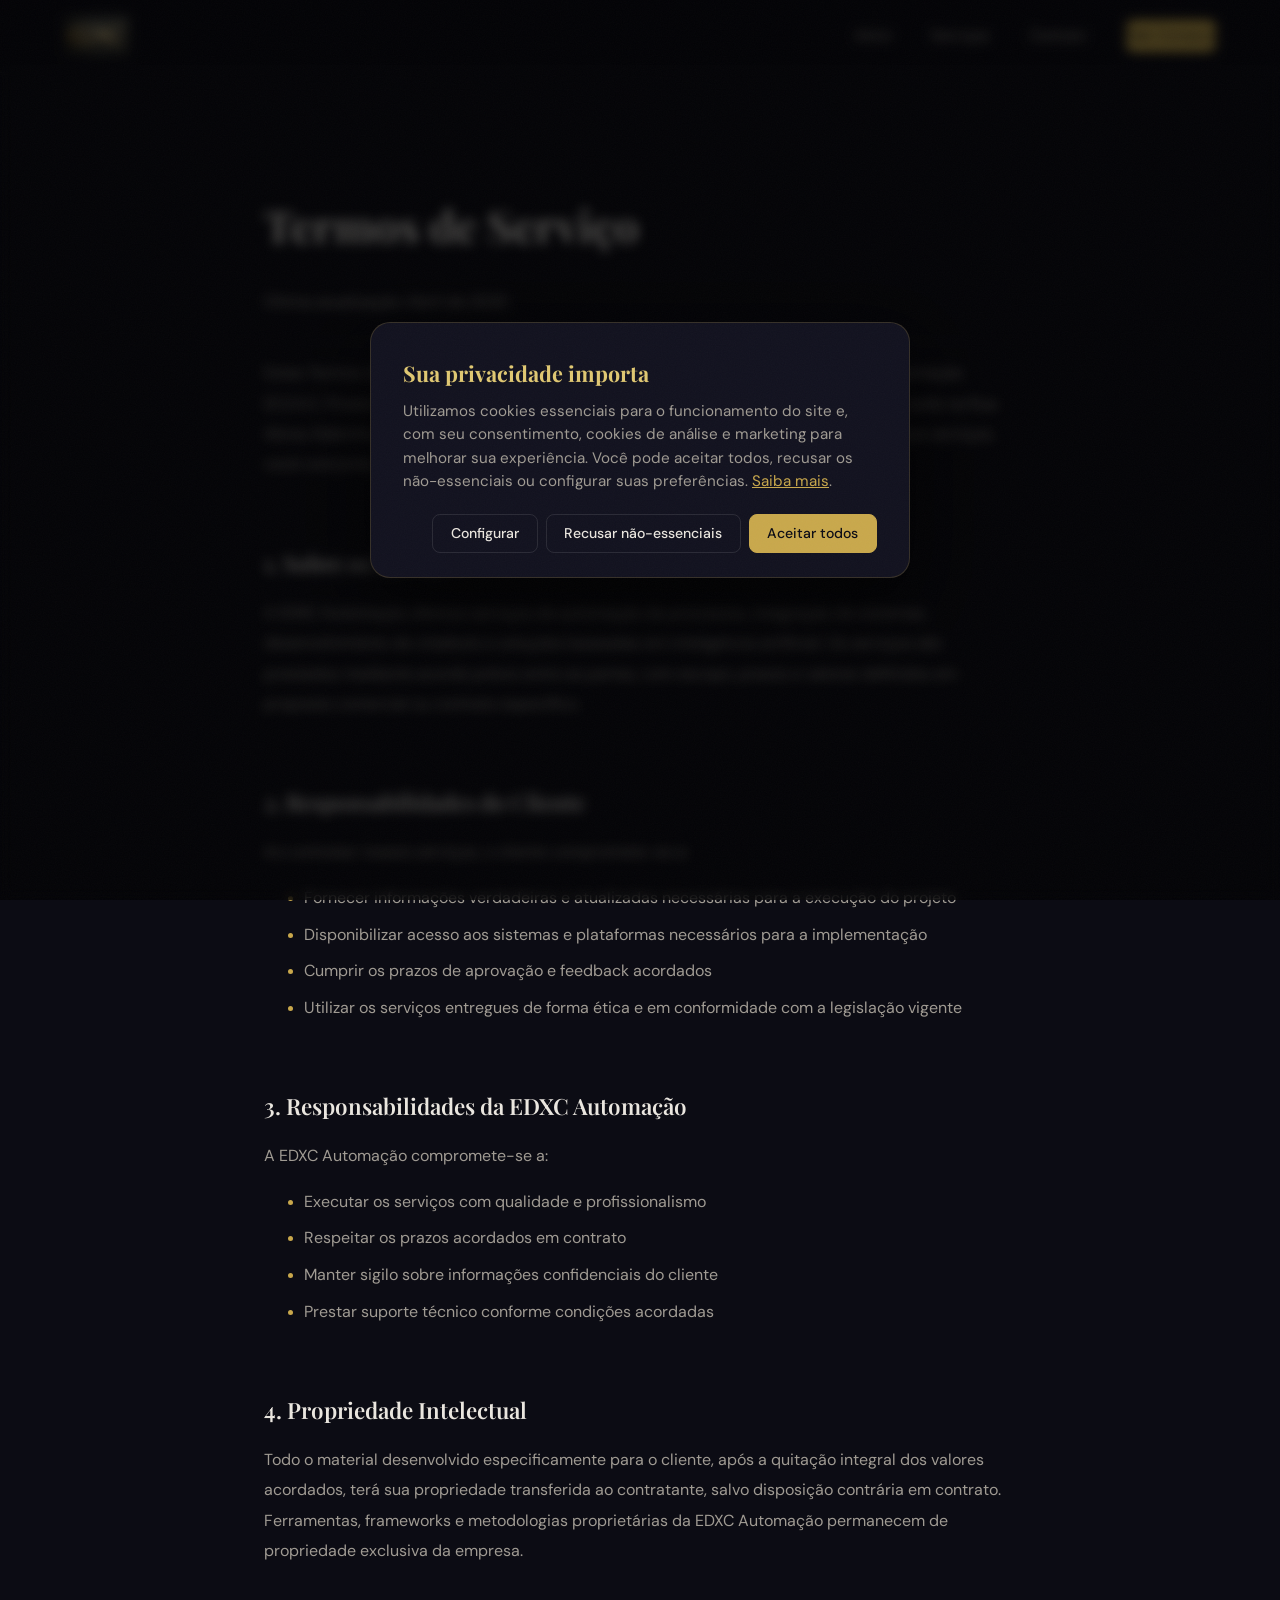
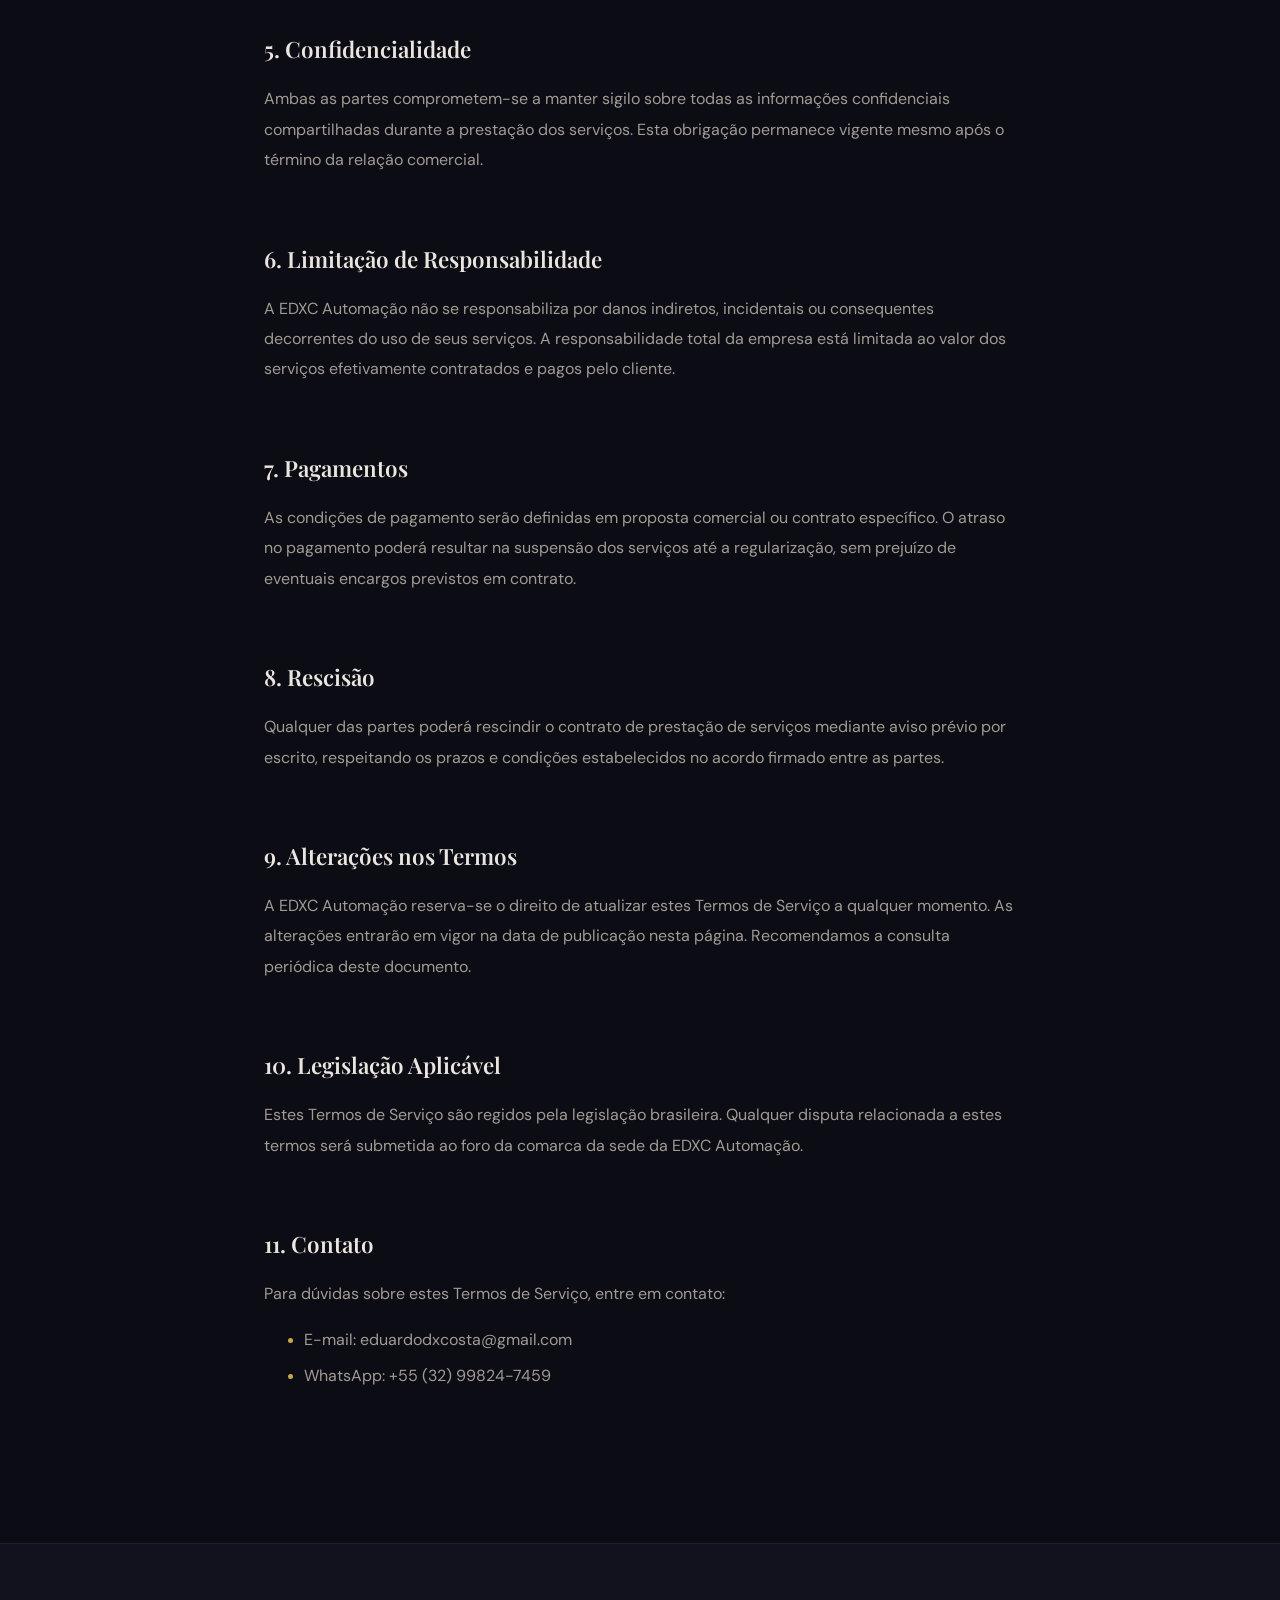
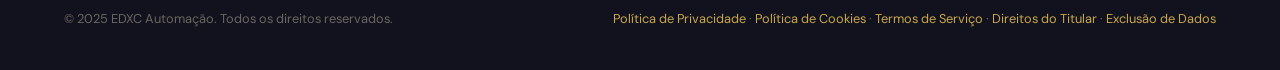
<file: termos-de-servico.html>
<!DOCTYPE html>
<html lang="pt-BR">
<head>
  <meta charset="UTF-8">
  <meta name="viewport" content="width=device-width, initial-scale=1.0">
  <title>Termos de Serviço — EDXC Automação</title>
  <meta name="description" content="Termos de Serviço da EDXC Automação. Conheça as condições de uso dos nossos serviços de automação, inteligência artificial e integração de sistemas.">
  <meta name="robots" content="index, follow">
  <link rel="icon" type="image/jpeg" href="assets/logo-edxc.jpg">
  <link rel="stylesheet" href="styles.css?v=2">
</head>
<body>

  <!-- Header -->
  <header class="site-header scrolled" id="site-header">
    <div class="container header-inner">
      <a href="index.html" class="logo" aria-label="Voltar para a página inicial">
        <img src="assets/logo-edxc.jpg" alt="EDXC Automação" width="140" height="auto">
      </a>
      <nav class="nav-desktop" aria-label="Navegação">
        <a href="index.html">Início</a>
        <a href="index.html#servicos">Serviços</a>
        <a href="index.html#contato">Contato</a>
        <a href="https://wa.me/5532998247459" class="nav-cta" target="_blank" rel="noopener">Fale Conosco</a>
      </nav>
      <button class="mobile-toggle" id="mobile-toggle" aria-label="Abrir menu">
        <span></span><span></span><span></span>
      </button>
    </div>
  </header>

  <!-- Mobile Nav -->
  <nav class="nav-mobile" id="nav-mobile" aria-label="Menu mobile">
    <button class="mobile-close" id="mobile-close" aria-label="Fechar menu">&times;</button>
    <a href="index.html" class="mobile-nav-link">Início</a>
    <a href="index.html#servicos" class="mobile-nav-link">Serviços</a>
    <a href="index.html#contato" class="mobile-nav-link">Contato</a>
  </nav>

  <!-- Content -->
  <main class="page-content">
    <div class="container">
      <h1>Termos de Serviço</h1>
      <p class="page-meta">Última atualização: Abril de 2025</p>

      <p>
        Estes Termos de Serviço regulam o uso do site e dos serviços oferecidos pela EDXC Automação
        (E.D.X.C. Produtos Digitais Sociedade Unipessoal LTDA, CNPJ 36.653.456/0001-06, com sede na
        Rua Abreu Sobrinho, 59 — Centro, Guarani/MG, CEP 36.160-000). Ao acessar ou utilizar nossos
        serviços, você concorda com os termos descritos abaixo.
      </p>

      <h2>1. Sobre os Serviços</h2>
      <p>
        A EDXC Automação oferece serviços de automação de processos, integração de sistemas, 
        desenvolvimento de chatbots e soluções baseadas em inteligência artificial. Os serviços 
        são prestados mediante acordo prévio entre as partes, com escopo, prazos e valores 
        definidos em proposta comercial ou contrato específico.
      </p>

      <h2>2. Responsabilidades do Cliente</h2>
      <p>Ao contratar nossos serviços, o cliente compromete-se a:</p>
      <ul>
        <li>Fornecer informações verdadeiras e atualizadas necessárias para a execução do projeto</li>
        <li>Disponibilizar acesso aos sistemas e plataformas necessários para a implementação</li>
        <li>Cumprir os prazos de aprovação e feedback acordados</li>
        <li>Utilizar os serviços entregues de forma ética e em conformidade com a legislação vigente</li>
      </ul>

      <h2>3. Responsabilidades da EDXC Automação</h2>
      <p>A EDXC Automação compromete-se a:</p>
      <ul>
        <li>Executar os serviços com qualidade e profissionalismo</li>
        <li>Respeitar os prazos acordados em contrato</li>
        <li>Manter sigilo sobre informações confidenciais do cliente</li>
        <li>Prestar suporte técnico conforme condições acordadas</li>
      </ul>

      <h2>4. Propriedade Intelectual</h2>
      <p>
        Todo o material desenvolvido especificamente para o cliente, após a quitação integral 
        dos valores acordados, terá sua propriedade transferida ao contratante, salvo disposição 
        contrária em contrato. Ferramentas, frameworks e metodologias proprietárias da EDXC 
        Automação permanecem de propriedade exclusiva da empresa.
      </p>

      <h2>5. Confidencialidade</h2>
      <p>
        Ambas as partes comprometem-se a manter sigilo sobre todas as informações confidenciais 
        compartilhadas durante a prestação dos serviços. Esta obrigação permanece vigente mesmo 
        após o término da relação comercial.
      </p>

      <h2>6. Limitação de Responsabilidade</h2>
      <p>
        A EDXC Automação não se responsabiliza por danos indiretos, incidentais ou consequentes 
        decorrentes do uso de seus serviços. A responsabilidade total da empresa está limitada 
        ao valor dos serviços efetivamente contratados e pagos pelo cliente.
      </p>

      <h2>7. Pagamentos</h2>
      <p>
        As condições de pagamento serão definidas em proposta comercial ou contrato específico. 
        O atraso no pagamento poderá resultar na suspensão dos serviços até a regularização, 
        sem prejuízo de eventuais encargos previstos em contrato.
      </p>

      <h2>8. Rescisão</h2>
      <p>
        Qualquer das partes poderá rescindir o contrato de prestação de serviços mediante 
        aviso prévio por escrito, respeitando os prazos e condições estabelecidos no acordo 
        firmado entre as partes.
      </p>

      <h2>9. Alterações nos Termos</h2>
      <p>
        A EDXC Automação reserva-se o direito de atualizar estes Termos de Serviço a qualquer 
        momento. As alterações entrarão em vigor na data de publicação nesta página. Recomendamos 
        a consulta periódica deste documento.
      </p>

      <h2>10. Legislação Aplicável</h2>
      <p>
        Estes Termos de Serviço são regidos pela legislação brasileira. Qualquer disputa 
        relacionada a estes termos será submetida ao foro da comarca da sede da EDXC Automação.
      </p>

      <h2>11. Contato</h2>
      <p>
        Para dúvidas sobre estes Termos de Serviço, entre em contato:
      </p>
      <ul>
        <li>E-mail: eduardodxcosta@gmail.com</li>
        <li>WhatsApp: +55 (32) 99824-7459</li>
      </ul>
    </div>
  </main>

  <!-- Footer -->
  <footer class="site-footer">
    <div class="container">
      <div class="footer-bottom" style="border-top: none; padding-top: 0;">
        <p>&copy; 2025 EDXC Automação. Todos os direitos reservados.</p>
        <p>
          <a href="politica-de-privacidade.html">Política de Privacidade</a> &middot;
          <a href="politica-de-cookies.html">Política de Cookies</a> &middot;
          <a href="termos-de-servico.html">Termos de Serviço</a> &middot;
          <a href="direitos-do-titular.html">Direitos do Titular</a> &middot;
          <a href="exclusao-de-dados.html">Exclusão de Dados</a>
        </p>
      </div>
    </div>
  </footer>

  <script>
    const mobileToggle = document.getElementById('mobile-toggle');
    const navMobile = document.getElementById('nav-mobile');
    const mobileClose = document.getElementById('mobile-close');
    mobileToggle.addEventListener('click', () => { navMobile.classList.add('active'); document.body.style.overflow = 'hidden'; });
    mobileClose.addEventListener('click', () => { navMobile.classList.remove('active'); document.body.style.overflow = ''; });
    document.querySelectorAll('.mobile-nav-link').forEach(l => l.addEventListener('click', () => { navMobile.classList.remove('active'); document.body.style.overflow = ''; }));
  </script>
  <script src="cookie-consent.js?v=2" defer></script>

</body>
</html>
</file>
<file: styles.css>
/* ===============================================
   EDXC Automação — Design System
   Premium Dark Theme + Gold Accents
   =============================================== */

@import url('https://fonts.googleapis.com/css2?family=DM+Sans:ital,opsz,wght@0,9..40,300;0,9..40,400;0,9..40,500;0,9..40,600;0,9..40,700;1,9..40,400&family=Playfair+Display:wght@400;500;600;700&display=swap');

/* ---- Custom Properties ---- */
:root {
  /* Colors */
  --color-bg-primary: #0c0c14;
  --color-bg-secondary: #12121f;
  --color-bg-tertiary: #1a1a2e;
  --color-bg-card: #16162480;
  --color-bg-card-hover: #1e1e3299;

  --color-gold: #c9a84c;
  --color-gold-light: #e0c872;
  --color-gold-dark: #a08030;
  --color-gold-glow: rgba(201, 168, 76, 0.15);
  --color-gold-border: rgba(201, 168, 76, 0.2);

  --color-text-primary: #eae6df;
  --color-text-secondary: #a09b93;
  --color-text-muted: #6b6660;

  --color-border: rgba(255, 255, 255, 0.06);
  --color-border-light: rgba(255, 255, 255, 0.1);

  /* Typography */
  --font-display: 'Playfair Display', Georgia, serif;
  --font-body: 'DM Sans', system-ui, sans-serif;

  /* Spacing */
  --space-xs: 0.5rem;
  --space-sm: 1rem;
  --space-md: 1.5rem;
  --space-lg: 2.5rem;
  --space-xl: 4rem;
  --space-2xl: 6rem;
  --space-3xl: 8rem;

  /* Layout */
  --max-width: 1200px;
  --border-radius: 12px;
  --border-radius-lg: 20px;

  /* Transitions */
  --transition-fast: 0.2s cubic-bezier(0.4, 0, 0.2, 1);
  --transition-medium: 0.4s cubic-bezier(0.4, 0, 0.2, 1);
  --transition-slow: 0.6s cubic-bezier(0.4, 0, 0.2, 1);
}

/* ---- Reset & Base ---- */
*,
*::before,
*::after {
  box-sizing: border-box;
  margin: 0;
  padding: 0;
}

html {
  scroll-behavior: smooth;
  -webkit-font-smoothing: antialiased;
  -moz-osx-font-smoothing: grayscale;
}

body {
  font-family: var(--font-body);
  font-size: 16px;
  line-height: 1.7;
  color: var(--color-text-primary);
  background-color: var(--color-bg-primary);
  overflow-x: hidden;
}

img {
  max-width: 100%;
  height: auto;
  display: block;
}

a {
  color: var(--color-gold);
  text-decoration: none;
  transition: color var(--transition-fast);
}

a:hover {
  color: var(--color-gold-light);
}

/* ---- Utility ---- */
.container {
  width: 100%;
  max-width: var(--max-width);
  margin: 0 auto;
  padding: 0 var(--space-md);
}

.section-label {
  font-family: var(--font-body);
  font-size: 0.75rem;
  font-weight: 600;
  letter-spacing: 0.2em;
  text-transform: uppercase;
  color: var(--color-gold);
  margin-bottom: var(--space-sm);
  display: flex;
  align-items: center;
  gap: 0.75rem;
}

.section-label::before {
  content: '';
  display: inline-block;
  width: 32px;
  height: 1px;
  background: var(--color-gold);
}

.section-title {
  font-family: var(--font-display);
  font-size: clamp(2rem, 4vw, 2.75rem);
  font-weight: 600;
  line-height: 1.2;
  color: var(--color-text-primary);
  margin-bottom: var(--space-md);
}

.section-description {
  font-size: 1.05rem;
  color: var(--color-text-secondary);
  max-width: 640px;
  line-height: 1.8;
}

/* ---- Noise Overlay (global texture) ---- */
body::before {
  content: '';
  position: fixed;
  inset: 0;
  z-index: 9999;
  pointer-events: none;
  opacity: 0.03;
  background-image: url("data:image/svg+xml,%3Csvg viewBox='0 0 256 256' xmlns='http://www.w3.org/2000/svg'%3E%3Cfilter id='n'%3E%3CfeTurbulence type='fractalNoise' baseFrequency='0.85' numOctaves='4' stitchTiles='stitch'/%3E%3C/filter%3E%3Crect width='100%25' height='100%25' filter='url(%23n)' opacity='1'/%3E%3C/svg%3E");
  background-repeat: repeat;
  background-size: 256px 256px;
}

/* ===============================================
   HEADER / NAVIGATION
   =============================================== */
.site-header {
  position: fixed;
  top: 0;
  left: 0;
  right: 0;
  z-index: 1000;
  padding: var(--space-sm) 0;
  transition: background var(--transition-medium), box-shadow var(--transition-medium);
}

.site-header.scrolled {
  background: rgba(12, 12, 20, 0.92);
  backdrop-filter: blur(20px);
  -webkit-backdrop-filter: blur(20px);
  box-shadow: 0 1px 0 var(--color-border);
}

.header-inner {
  display: flex;
  align-items: center;
  justify-content: space-between;
}

.logo {
  display: flex;
  align-items: center;
  gap: 0.75rem;
}

.logo img {
  height: 40px;
  width: auto;
}

.logo-text {
  font-family: var(--font-display);
  font-size: 1.1rem;
  font-weight: 600;
  color: var(--color-text-primary);
  letter-spacing: 0.02em;
}

.logo-text span {
  color: var(--color-gold);
}

.nav-desktop {
  display: flex;
  align-items: center;
  gap: var(--space-lg);
}

.nav-desktop a {
  font-size: 0.875rem;
  font-weight: 500;
  color: var(--color-text-secondary);
  letter-spacing: 0.02em;
  position: relative;
  padding: 0.25rem 0;
}

.nav-desktop a::after {
  content: '';
  position: absolute;
  bottom: 0;
  left: 0;
  width: 0;
  height: 1px;
  background: var(--color-gold);
  transition: width var(--transition-medium);
}

.nav-desktop a:hover {
  color: var(--color-text-primary);
}

.nav-desktop a:hover::after {
  width: 100%;
}

.nav-cta {
  font-size: 0.85rem;
  font-weight: 600;
  color: var(--color-bg-primary) !important;
  background: var(--color-gold);
  padding: 0.6rem 1.5rem;
  border-radius: 8px;
  transition: background var(--transition-fast), transform var(--transition-fast);
}

.nav-cta:hover {
  background: var(--color-gold-light) !important;
  color: var(--color-bg-primary) !important;
  transform: translateY(-1px);
}

/* Mobile Menu Toggle */
.mobile-toggle {
  display: none;
  background: none;
  border: none;
  cursor: pointer;
  padding: 0.5rem;
}

.mobile-toggle span {
  display: block;
  width: 24px;
  height: 2px;
  background: var(--color-text-primary);
  margin: 5px 0;
  transition: var(--transition-fast);
  border-radius: 2px;
}

/* Mobile Navigation */
.nav-mobile {
  display: none;
  position: fixed;
  top: 0;
  left: 0;
  right: 0;
  bottom: 0;
  background: rgba(12, 12, 20, 0.98);
  backdrop-filter: blur(30px);
  -webkit-backdrop-filter: blur(30px);
  z-index: 999;
  flex-direction: column;
  justify-content: center;
  align-items: center;
  gap: var(--space-lg);
}

.nav-mobile.active {
  display: flex;
}

.nav-mobile a {
  font-family: var(--font-display);
  font-size: 1.75rem;
  color: var(--color-text-secondary);
  transition: color var(--transition-fast);
}

.nav-mobile a:hover {
  color: var(--color-gold);
}

.mobile-close {
  position: absolute;
  top: 1.5rem;
  right: 1.5rem;
  background: none;
  border: none;
  color: var(--color-text-primary);
  font-size: 2rem;
  cursor: pointer;
  padding: 0.5rem;
  line-height: 1;
}

/* ===============================================
   HERO SECTION
   =============================================== */
.hero {
  position: relative;
  min-height: 100vh;
  display: flex;
  align-items: center;
  padding: var(--space-3xl) 0 var(--space-2xl);
  overflow: hidden;
}

.hero-bg {
  position: absolute;
  inset: 0;
  z-index: 0;
}

.hero-bg img {
  width: 100%;
  height: 100%;
  object-fit: cover;
  opacity: 0.35;
}

.hero-bg::after {
  content: '';
  position: absolute;
  inset: 0;
  background: linear-gradient(
    180deg,
    rgba(12, 12, 20, 0.4) 0%,
    rgba(12, 12, 20, 0.6) 40%,
    rgba(12, 12, 20, 0.95) 85%,
    var(--color-bg-primary) 100%
  );
}

.hero-content {
  position: relative;
  z-index: 1;
  max-width: 720px;
}

.hero-badge {
  display: inline-flex;
  align-items: center;
  gap: 0.5rem;
  font-size: 0.8rem;
  font-weight: 500;
  color: var(--color-gold);
  background: var(--color-gold-glow);
  border: 1px solid var(--color-gold-border);
  padding: 0.4rem 1rem;
  border-radius: 100px;
  margin-bottom: var(--space-lg);
  letter-spacing: 0.05em;
}

.hero-badge-dot {
  width: 6px;
  height: 6px;
  background: var(--color-gold);
  border-radius: 50%;
  animation: pulse-dot 2s ease-in-out infinite;
}

@keyframes pulse-dot {
  0%, 100% { opacity: 1; transform: scale(1); }
  50% { opacity: 0.5; transform: scale(0.8); }
}

.hero h1 {
  font-family: var(--font-display);
  font-size: clamp(2.5rem, 6vw, 4rem);
  font-weight: 700;
  line-height: 1.1;
  color: var(--color-text-primary);
  margin-bottom: var(--space-md);
}

.hero h1 .gold {
  color: var(--color-gold);
}

.hero-subtitle {
  font-size: clamp(1.05rem, 2vw, 1.2rem);
  color: var(--color-text-secondary);
  line-height: 1.8;
  margin-bottom: var(--space-xl);
  max-width: 580px;
}

.hero-actions {
  display: flex;
  flex-wrap: wrap;
  gap: var(--space-sm);
}

.btn-primary {
  display: inline-flex;
  align-items: center;
  gap: 0.5rem;
  font-family: var(--font-body);
  font-size: 0.95rem;
  font-weight: 600;
  color: var(--color-bg-primary);
  background: var(--color-gold);
  padding: 0.9rem 2rem;
  border-radius: 10px;
  border: none;
  cursor: pointer;
  transition: all var(--transition-fast);
  text-decoration: none;
  letter-spacing: 0.01em;
}

.btn-primary:hover {
  background: var(--color-gold-light);
  color: var(--color-bg-primary);
  transform: translateY(-2px);
  box-shadow: 0 8px 30px rgba(201, 168, 76, 0.25);
}

.btn-secondary {
  display: inline-flex;
  align-items: center;
  gap: 0.5rem;
  font-family: var(--font-body);
  font-size: 0.95rem;
  font-weight: 500;
  color: var(--color-text-primary);
  background: transparent;
  padding: 0.9rem 2rem;
  border-radius: 10px;
  border: 1px solid var(--color-border-light);
  cursor: pointer;
  transition: all var(--transition-fast);
  text-decoration: none;
}

.btn-secondary:hover {
  border-color: var(--color-gold-border);
  background: var(--color-gold-glow);
  color: var(--color-gold);
  transform: translateY(-2px);
}

/* ===============================================
   ABOUT SECTION
   =============================================== */
.about {
  padding: var(--space-3xl) 0;
  position: relative;
}

.about-grid {
  display: grid;
  grid-template-columns: 1fr 1fr;
  gap: var(--space-xl);
  align-items: center;
}

.about-visual {
  position: relative;
}

.about-card {
  background: var(--color-bg-card);
  border: 1px solid var(--color-border);
  border-radius: var(--border-radius-lg);
  padding: var(--space-xl);
  position: relative;
  overflow: hidden;
}

.about-card::before {
  content: '';
  position: absolute;
  top: 0;
  left: 0;
  right: 0;
  height: 1px;
  background: linear-gradient(90deg, transparent, var(--color-gold-border), transparent);
}

.about-stat {
  display: flex;
  gap: var(--space-lg);
  margin-top: var(--space-lg);
}

.stat-item {
  text-align: center;
}

.stat-number {
  font-family: var(--font-display);
  font-size: 2.5rem;
  font-weight: 700;
  color: var(--color-gold);
  line-height: 1;
}

.stat-label {
  font-size: 0.8rem;
  color: var(--color-text-muted);
  margin-top: 0.25rem;
  text-transform: uppercase;
  letter-spacing: 0.08em;
}

.about-text p {
  font-size: 1.05rem;
  color: var(--color-text-secondary);
  margin-bottom: var(--space-md);
  line-height: 1.9;
}

.about-text p:first-of-type {
  font-size: 1.15rem;
  color: var(--color-text-primary);
}

/* ===============================================
   SERVICES SECTION
   =============================================== */
.services {
  padding: var(--space-3xl) 0;
  position: relative;
}

.services-header {
  text-align: center;
  margin-bottom: var(--space-xl);
}

.services-header .section-label {
  justify-content: center;
}

.services-header .section-label::before {
  display: none;
}

.services-header .section-description {
  margin: 0 auto;
}

.services-grid {
  display: grid;
  grid-template-columns: repeat(2, 1fr);
  gap: var(--space-md);
}

.service-card {
  background: var(--color-bg-card);
  border: 1px solid var(--color-border);
  border-radius: var(--border-radius-lg);
  padding: var(--space-lg);
  transition: all var(--transition-medium);
  position: relative;
  overflow: hidden;
}

.service-card:hover {
  border-color: var(--color-gold-border);
  background: var(--color-bg-card-hover);
  transform: translateY(-4px);
  box-shadow: 0 20px 60px rgba(0, 0, 0, 0.3);
}

.service-card::after {
  content: '';
  position: absolute;
  top: 0;
  left: 0;
  right: 0;
  height: 2px;
  background: linear-gradient(90deg, transparent, var(--color-gold), transparent);
  opacity: 0;
  transition: opacity var(--transition-medium);
}

.service-card:hover::after {
  opacity: 1;
}

.service-icon {
  width: 56px;
  height: 56px;
  display: flex;
  align-items: center;
  justify-content: center;
  background: var(--color-gold-glow);
  border: 1px solid var(--color-gold-border);
  border-radius: 14px;
  margin-bottom: var(--space-md);
  color: var(--color-gold);
  font-size: 1.5rem;
}

.service-card h3 {
  font-family: var(--font-display);
  font-size: 1.25rem;
  font-weight: 600;
  color: var(--color-text-primary);
  margin-bottom: var(--space-xs);
}

.service-card p {
  font-size: 0.95rem;
  color: var(--color-text-secondary);
  line-height: 1.7;
}

/* ===============================================
   BENEFITS SECTION
   =============================================== */
.benefits {
  padding: var(--space-3xl) 0;
  position: relative;
}

.benefits-wrapper {
  background: var(--color-bg-secondary);
  border: 1px solid var(--color-border);
  border-radius: var(--border-radius-lg);
  padding: var(--space-xl);
  position: relative;
  overflow: hidden;
}

.benefits-wrapper::before {
  content: '';
  position: absolute;
  top: -1px;
  left: 50%;
  transform: translateX(-50%);
  width: 200px;
  height: 1px;
  background: linear-gradient(90deg, transparent, var(--color-gold), transparent);
}

.benefits-header {
  text-align: center;
  margin-bottom: var(--space-xl);
}

.benefits-header .section-label {
  justify-content: center;
}

.benefits-header .section-label::before {
  display: none;
}

.benefits-grid {
  display: grid;
  grid-template-columns: repeat(4, 1fr);
  gap: var(--space-md);
}

.benefit-item {
  text-align: center;
  padding: var(--space-md);
  border-radius: var(--border-radius);
  transition: all var(--transition-medium);
}

.benefit-item:hover {
  background: rgba(201, 168, 76, 0.04);
}

.benefit-icon {
  width: 64px;
  height: 64px;
  margin: 0 auto var(--space-sm);
  display: flex;
  align-items: center;
  justify-content: center;
  background: var(--color-gold-glow);
  border-radius: 50%;
  color: var(--color-gold);
  font-size: 1.5rem;
  border: 1px solid var(--color-gold-border);
}

.benefit-item h4 {
  font-family: var(--font-display);
  font-size: 1.1rem;
  font-weight: 600;
  color: var(--color-text-primary);
  margin-bottom: 0.5rem;
}

.benefit-item p {
  font-size: 0.9rem;
  color: var(--color-text-secondary);
  line-height: 1.7;
}

/* ===============================================
   CONTACT SECTION
   =============================================== */
.contact {
  padding: var(--space-3xl) 0;
  position: relative;
}

.contact-grid {
  display: grid;
  grid-template-columns: 1fr 1fr;
  gap: var(--space-xl);
  align-items: start;
}

.contact-info {
  padding-right: var(--space-lg);
}

.contact-channels {
  display: flex;
  flex-direction: column;
  gap: var(--space-md);
  margin-top: var(--space-xl);
}

.contact-channel {
  display: flex;
  align-items: center;
  gap: var(--space-sm);
  padding: var(--space-md);
  background: var(--color-bg-card);
  border: 1px solid var(--color-border);
  border-radius: var(--border-radius);
  transition: all var(--transition-fast);
}

.contact-channel:hover {
  border-color: var(--color-gold-border);
  background: var(--color-bg-card-hover);
  transform: translateX(4px);
}

.channel-icon {
  width: 48px;
  height: 48px;
  flex-shrink: 0;
  display: flex;
  align-items: center;
  justify-content: center;
  background: var(--color-gold-glow);
  border-radius: 12px;
  color: var(--color-gold);
  font-size: 1.25rem;
}

.channel-info h4 {
  font-size: 0.95rem;
  font-weight: 600;
  color: var(--color-text-primary);
  margin-bottom: 0.15rem;
}

.channel-info p {
  font-size: 0.9rem;
  color: var(--color-text-secondary);
}

/* Contact Form */
.contact-form-wrapper {
  background: var(--color-bg-card);
  border: 1px solid var(--color-border);
  border-radius: var(--border-radius-lg);
  padding: var(--space-lg);
  position: relative;
  overflow: hidden;
}

.contact-form-wrapper::before {
  content: '';
  position: absolute;
  top: 0;
  left: 0;
  right: 0;
  height: 1px;
  background: linear-gradient(90deg, transparent, var(--color-gold-border), transparent);
}

.contact-form h3 {
  font-family: var(--font-display);
  font-size: 1.5rem;
  font-weight: 600;
  color: var(--color-text-primary);
  margin-bottom: var(--space-md);
}

.form-group {
  margin-bottom: var(--space-sm);
}

.form-group label {
  display: block;
  font-size: 0.85rem;
  font-weight: 500;
  color: var(--color-text-secondary);
  margin-bottom: 0.4rem;
}

.form-group input,
.form-group textarea {
  width: 100%;
  background: var(--color-bg-primary);
  border: 1px solid var(--color-border-light);
  border-radius: 8px;
  padding: 0.75rem 1rem;
  font-family: var(--font-body);
  font-size: 0.95rem;
  color: var(--color-text-primary);
  transition: border-color var(--transition-fast);
  outline: none;
}

.form-group input:focus,
.form-group textarea:focus {
  border-color: var(--color-gold);
  box-shadow: 0 0 0 3px var(--color-gold-glow);
}

.form-group textarea {
  resize: vertical;
  min-height: 120px;
}

.form-submit {
  width: 100%;
  margin-top: var(--space-xs);
}

/* ===============================================
   FOOTER
   =============================================== */
.site-footer {
  border-top: 1px solid var(--color-border);
  padding: var(--space-xl) 0 var(--space-lg);
  background: var(--color-bg-secondary);
}

.footer-top {
  display: grid;
  grid-template-columns: 2fr 1fr 1fr;
  gap: var(--space-xl);
  margin-bottom: var(--space-xl);
}

.footer-brand p {
  font-size: 0.9rem;
  color: var(--color-text-secondary);
  margin-top: var(--space-sm);
  max-width: 360px;
  line-height: 1.7;
}

.footer-links h4 {
  font-size: 0.8rem;
  font-weight: 600;
  text-transform: uppercase;
  letter-spacing: 0.12em;
  color: var(--color-text-muted);
  margin-bottom: var(--space-sm);
}

.footer-links ul {
  list-style: none;
}

.footer-links li {
  margin-bottom: 0.5rem;
}

.footer-links a {
  font-size: 0.9rem;
  color: var(--color-text-secondary);
}

.footer-links a:hover {
  color: var(--color-gold);
}

.footer-bottom {
  display: flex;
  justify-content: space-between;
  align-items: center;
  padding-top: var(--space-md);
  border-top: 1px solid var(--color-border);
}

.footer-bottom p {
  font-size: 0.8rem;
  color: var(--color-text-muted);
}

/* ===============================================
   SCROLL/REVEAL ANIMATIONS
   =============================================== */
.reveal {
  opacity: 0;
  transform: translateY(30px);
  transition: opacity 0.8s cubic-bezier(0.4, 0, 0.2, 1),
    transform 0.8s cubic-bezier(0.4, 0, 0.2, 1);
}

.reveal.visible {
  opacity: 1;
  transform: translateY(0);
}

.reveal-delay-1 { transition-delay: 0.1s; }
.reveal-delay-2 { transition-delay: 0.2s; }
.reveal-delay-3 { transition-delay: 0.3s; }
.reveal-delay-4 { transition-delay: 0.4s; }

/* ===============================================
   RESPONSIVE
   =============================================== */
@media (max-width: 1024px) {
  .about-grid {
    grid-template-columns: 1fr;
    gap: var(--space-lg);
  }

  .services-grid {
    grid-template-columns: 1fr;
  }

  .benefits-grid {
    grid-template-columns: repeat(2, 1fr);
  }

  .contact-grid {
    grid-template-columns: 1fr;
  }

  .footer-top {
    grid-template-columns: 1fr;
    gap: var(--space-lg);
  }
}

@media (max-width: 768px) {
  .nav-desktop {
    display: none;
  }

  .mobile-toggle {
    display: block;
  }

  .hero h1 {
    font-size: clamp(2rem, 8vw, 3rem);
  }

  .hero-actions {
    flex-direction: column;
  }

  .hero-actions .btn-primary,
  .hero-actions .btn-secondary {
    width: 100%;
    justify-content: center;
  }

  .benefits-grid {
    grid-template-columns: 1fr;
  }

  .about-stat {
    justify-content: center;
  }

  .footer-bottom {
    flex-direction: column;
    gap: var(--space-sm);
    text-align: center;
  }

  .section-title {
    font-size: clamp(1.75rem, 5vw, 2.25rem);
  }
}

/* ===============================================
   PAGE-LEVEL STYLES (Privacy / Terms)
   =============================================== */
.page-content {
  padding: calc(var(--space-3xl) + 60px) 0 var(--space-3xl);
}

.page-content .container {
  max-width: 800px;
}

.page-content h1 {
  font-family: var(--font-display);
  font-size: clamp(2rem, 4vw, 2.75rem);
  font-weight: 700;
  color: var(--color-text-primary);
  margin-bottom: var(--space-md);
}

.page-content h2 {
  font-family: var(--font-display);
  font-size: 1.4rem;
  font-weight: 600;
  color: var(--color-text-primary);
  margin-top: var(--space-xl);
  margin-bottom: var(--space-sm);
}

.page-content p {
  font-size: 1rem;
  color: var(--color-text-secondary);
  margin-bottom: var(--space-sm);
  line-height: 1.9;
}

.page-content ul {
  list-style: none;
  padding-left: var(--space-md);
  margin-bottom: var(--space-md);
}

.page-content ul li {
  position: relative;
  font-size: 1rem;
  color: var(--color-text-secondary);
  margin-bottom: 0.5rem;
  padding-left: 1rem;
  line-height: 1.8;
}

.page-content ul li::before {
  content: '';
  position: absolute;
  left: 0;
  top: 0.75rem;
  width: 5px;
  height: 5px;
  background: var(--color-gold);
  border-radius: 50%;
}

.page-meta {
  font-size: 0.85rem;
  color: var(--color-text-muted);
  margin-bottom: var(--space-xl);
  padding-bottom: var(--space-md);
  border-bottom: 1px solid var(--color-border);
}

/* Glow decoration */
.glow-orb {
  position: absolute;
  border-radius: 50%;
  background: radial-gradient(circle, var(--color-gold-glow) 0%, transparent 70%);
  pointer-events: none;
  z-index: 0;
}

/* ===============================================
   Cookie Consent (LGPD)
   =============================================== */
.cookie-banner {
  position: fixed;
  inset: 0;
  z-index: 9998;
  display: flex;
  align-items: center;
  justify-content: center;
  padding: 1rem;
  background: rgba(0, 0, 0, 0.65);
  backdrop-filter: blur(6px);
  -webkit-backdrop-filter: blur(6px);
  animation: cookie-banner-fade 0.35s cubic-bezier(0.4, 0, 0.2, 1);
}

@keyframes cookie-banner-fade {
  from { opacity: 0; }
  to   { opacity: 1; }
}

.cookie-banner-inner {
  background: var(--color-bg-secondary);
  border: 1px solid var(--color-gold-border);
  border-radius: var(--border-radius-lg);
  box-shadow: 0 24px 64px rgba(0, 0, 0, 0.7);
  padding: 2rem 2rem 1.5rem;
  width: min(540px, 100%);
  max-height: 90vh;
  overflow-y: auto;
  display: flex;
  flex-direction: column;
  gap: 1.25rem;
  animation: cookie-banner-pop 0.35s cubic-bezier(0.4, 0, 0.2, 1);
}

@keyframes cookie-banner-pop {
  from { transform: translateY(20px) scale(0.96); opacity: 0; }
  to   { transform: translateY(0) scale(1); opacity: 1; }
}

body.cookie-banner-open { overflow: hidden; }

.cookie-banner-text strong {
  display: block;
  font-family: var(--font-display);
  color: var(--color-gold-light);
  font-size: 1.35rem;
  margin-bottom: 0.5rem;
}

.cookie-banner-text p {
  margin: 0;
  font-size: 0.95rem;
  line-height: 1.55;
  color: var(--color-text-secondary);
}

.cookie-banner-text a {
  color: var(--color-gold);
  text-decoration: underline;
}

.cookie-banner-actions {
  display: flex;
  flex-direction: column;
  gap: 0.5rem;
}

@media (min-width: 560px) {
  .cookie-banner-actions {
    flex-direction: row;
    flex-wrap: wrap;
    justify-content: flex-end;
  }
}

.cookie-banner-actions .cookie-btn {
  flex: 1 1 auto;
  min-width: 0;
}

@media (min-width: 560px) {
  .cookie-banner-actions .cookie-btn {
    flex: 0 0 auto;
  }
}

.cookie-btn {
  font-family: var(--font-body);
  font-size: 0.88rem;
  font-weight: 500;
  padding: 0.6rem 1.1rem;
  border-radius: 8px;
  border: 1px solid transparent;
  cursor: pointer;
  transition: all var(--transition-fast);
  white-space: nowrap;
}

.cookie-btn-primary {
  background: var(--color-gold);
  color: var(--color-bg-primary);
  border-color: var(--color-gold);
}

.cookie-btn-primary:hover {
  background: var(--color-gold-light);
  border-color: var(--color-gold-light);
}

.cookie-btn-secondary {
  background: transparent;
  color: var(--color-text-primary);
  border-color: var(--color-border-light);
}

.cookie-btn-secondary:hover {
  border-color: var(--color-gold-border);
  color: var(--color-gold-light);
}

/* Modal */
.cookie-modal {
  position: fixed;
  inset: 0;
  z-index: 9999;
  display: flex;
  align-items: center;
  justify-content: center;
  padding: 1rem;
}

.cookie-modal[hidden] { display: none; }

.cookie-modal-backdrop {
  position: absolute;
  inset: 0;
  background: rgba(0, 0, 0, 0.7);
  backdrop-filter: blur(4px);
}

.cookie-modal-dialog {
  position: relative;
  background: var(--color-bg-secondary);
  border: 1px solid var(--color-gold-border);
  border-radius: var(--border-radius-lg);
  width: min(560px, 100%);
  max-height: 90vh;
  overflow-y: auto;
  box-shadow: 0 24px 64px rgba(0, 0, 0, 0.7);
}

.cookie-modal-header {
  display: flex;
  align-items: center;
  justify-content: space-between;
  padding: 1.25rem 1.5rem;
  border-bottom: 1px solid var(--color-border);
}

.cookie-modal-header h2 {
  font-family: var(--font-display);
  font-size: 1.4rem;
  color: var(--color-text-primary);
  margin: 0;
}

.cookie-modal-close {
  background: none;
  border: none;
  color: var(--color-text-secondary);
  font-size: 1.8rem;
  line-height: 1;
  cursor: pointer;
  padding: 0 0.25rem;
  transition: color var(--transition-fast);
}

.cookie-modal-close:hover { color: var(--color-gold); }

.cookie-modal-body {
  padding: 1.25rem 1.5rem;
}

.cookie-modal-body > p {
  color: var(--color-text-secondary);
  font-size: 0.95rem;
  margin: 0 0 1rem;
}

.cookie-categories {
  list-style: none;
  padding: 0;
  margin: 0;
  display: flex;
  flex-direction: column;
  gap: 0.75rem;
}

.cookie-category {
  background: var(--color-bg-tertiary);
  border: 1px solid var(--color-border);
  border-radius: var(--border-radius);
  padding: 0.85rem 1rem;
}

.cookie-toggle {
  display: flex;
  align-items: flex-start;
  gap: 0.85rem;
  cursor: pointer;
}

.cookie-toggle input { position: absolute; opacity: 0; pointer-events: none; }

.cookie-toggle-slider {
  flex-shrink: 0;
  width: 40px;
  height: 22px;
  background: var(--color-bg-card);
  border: 1px solid var(--color-border-light);
  border-radius: 999px;
  position: relative;
  transition: background var(--transition-fast), border-color var(--transition-fast);
  margin-top: 2px;
}

.cookie-toggle-slider::after {
  content: '';
  position: absolute;
  top: 2px;
  left: 2px;
  width: 16px;
  height: 16px;
  background: var(--color-text-secondary);
  border-radius: 50%;
  transition: transform var(--transition-fast), background var(--transition-fast);
}

.cookie-toggle input:checked + .cookie-toggle-slider {
  background: var(--color-gold-glow);
  border-color: var(--color-gold-border);
}

.cookie-toggle input:checked + .cookie-toggle-slider::after {
  transform: translateX(18px);
  background: var(--color-gold);
}

.cookie-toggle input:disabled + .cookie-toggle-slider {
  opacity: 0.7;
  cursor: not-allowed;
}

.cookie-toggle-label strong {
  display: block;
  color: var(--color-text-primary);
  font-size: 0.95rem;
  margin-bottom: 0.15rem;
}

.cookie-toggle-label small {
  display: block;
  color: var(--color-text-secondary);
  font-size: 0.82rem;
  line-height: 1.45;
}

.cookie-modal-footer {
  display: flex;
  flex-wrap: wrap;
  justify-content: flex-end;
  gap: 0.5rem;
  padding: 1.1rem 1.5rem;
  border-top: 1px solid var(--color-border);
}

body.cookie-modal-open { overflow: hidden; }
</file>
